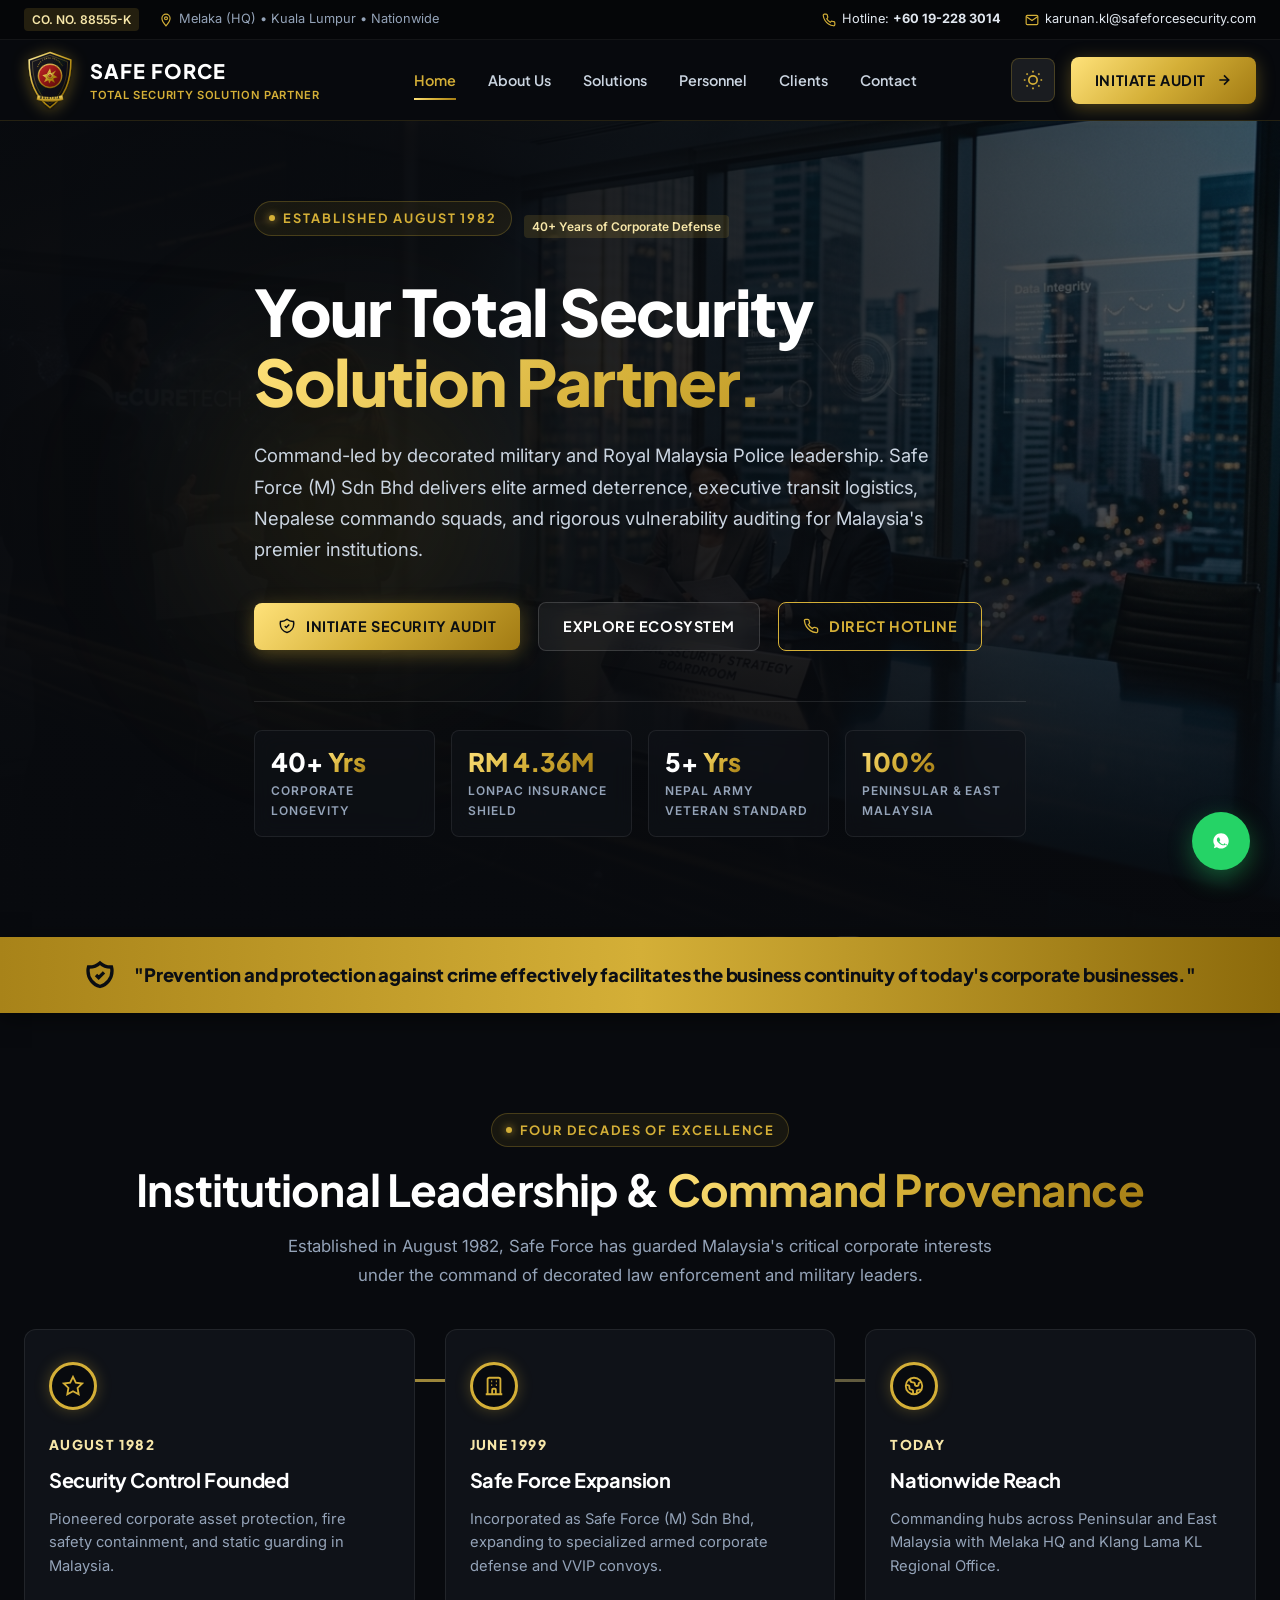
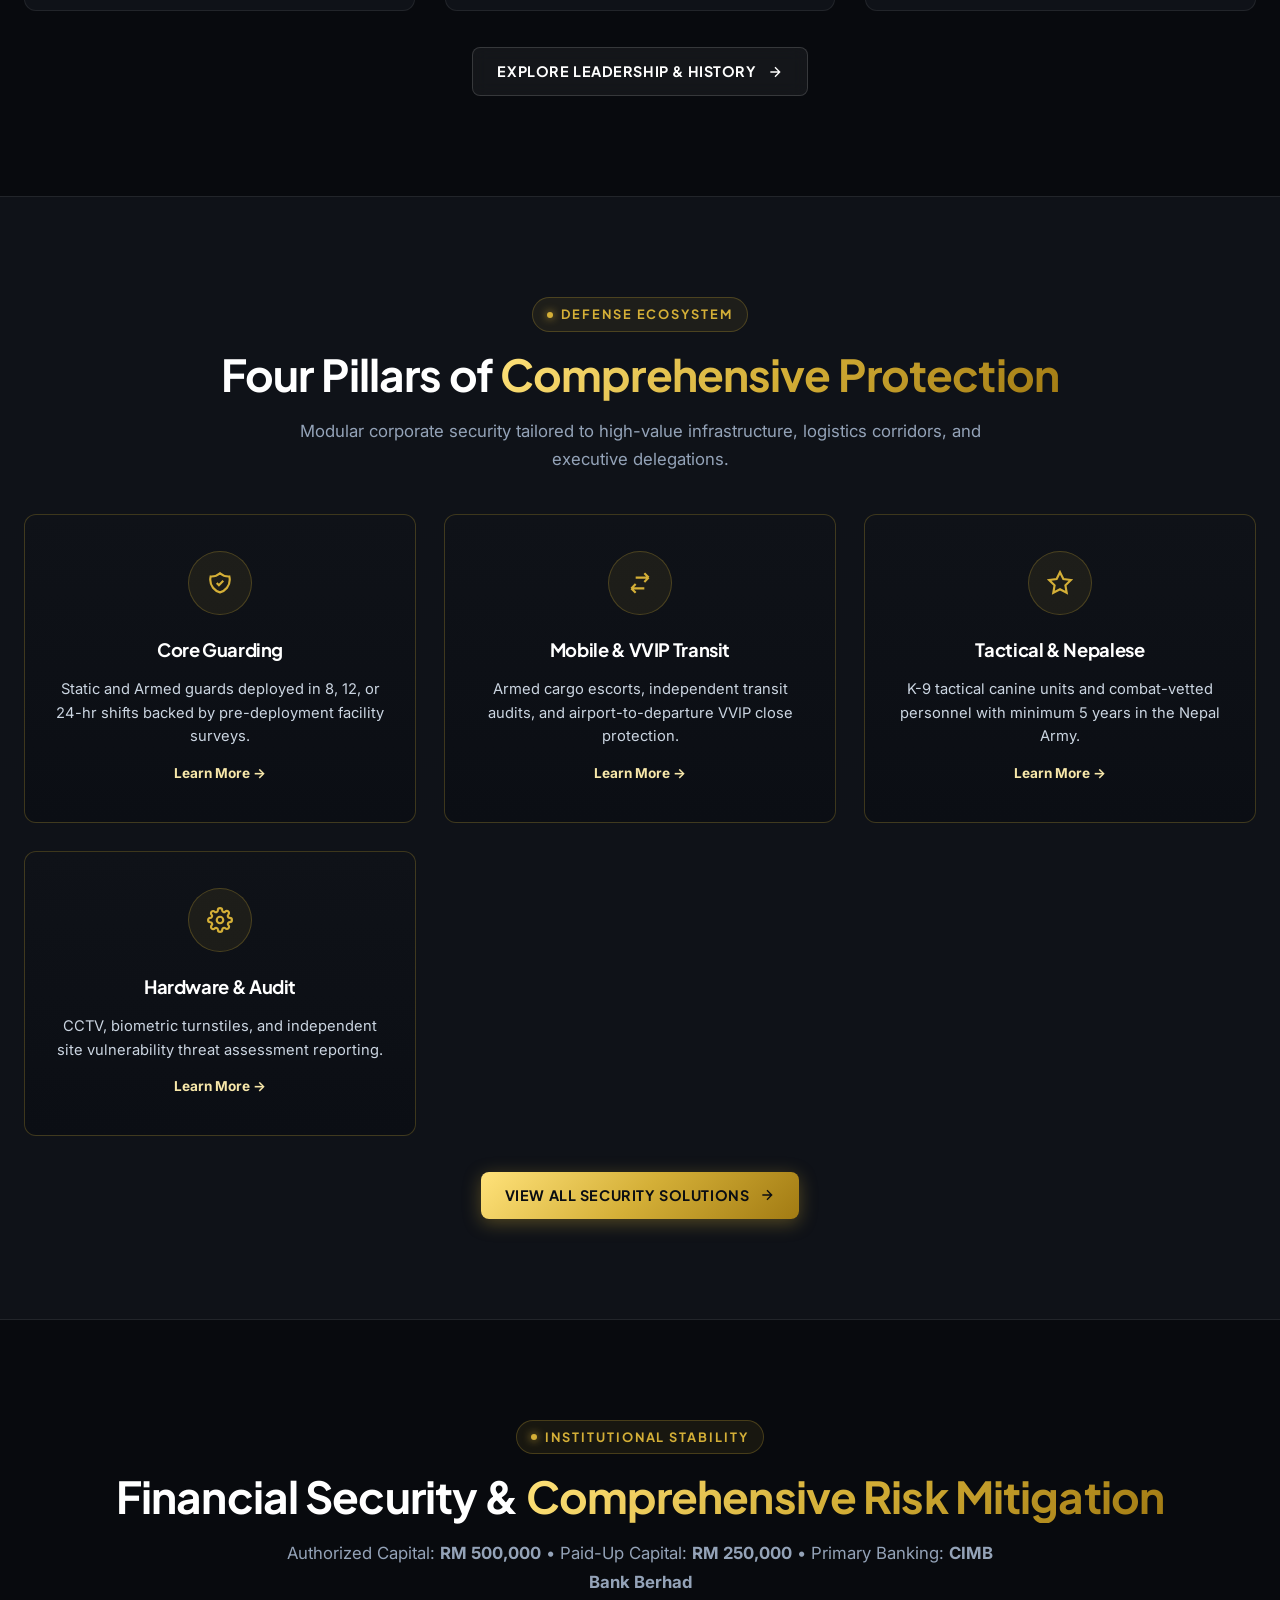
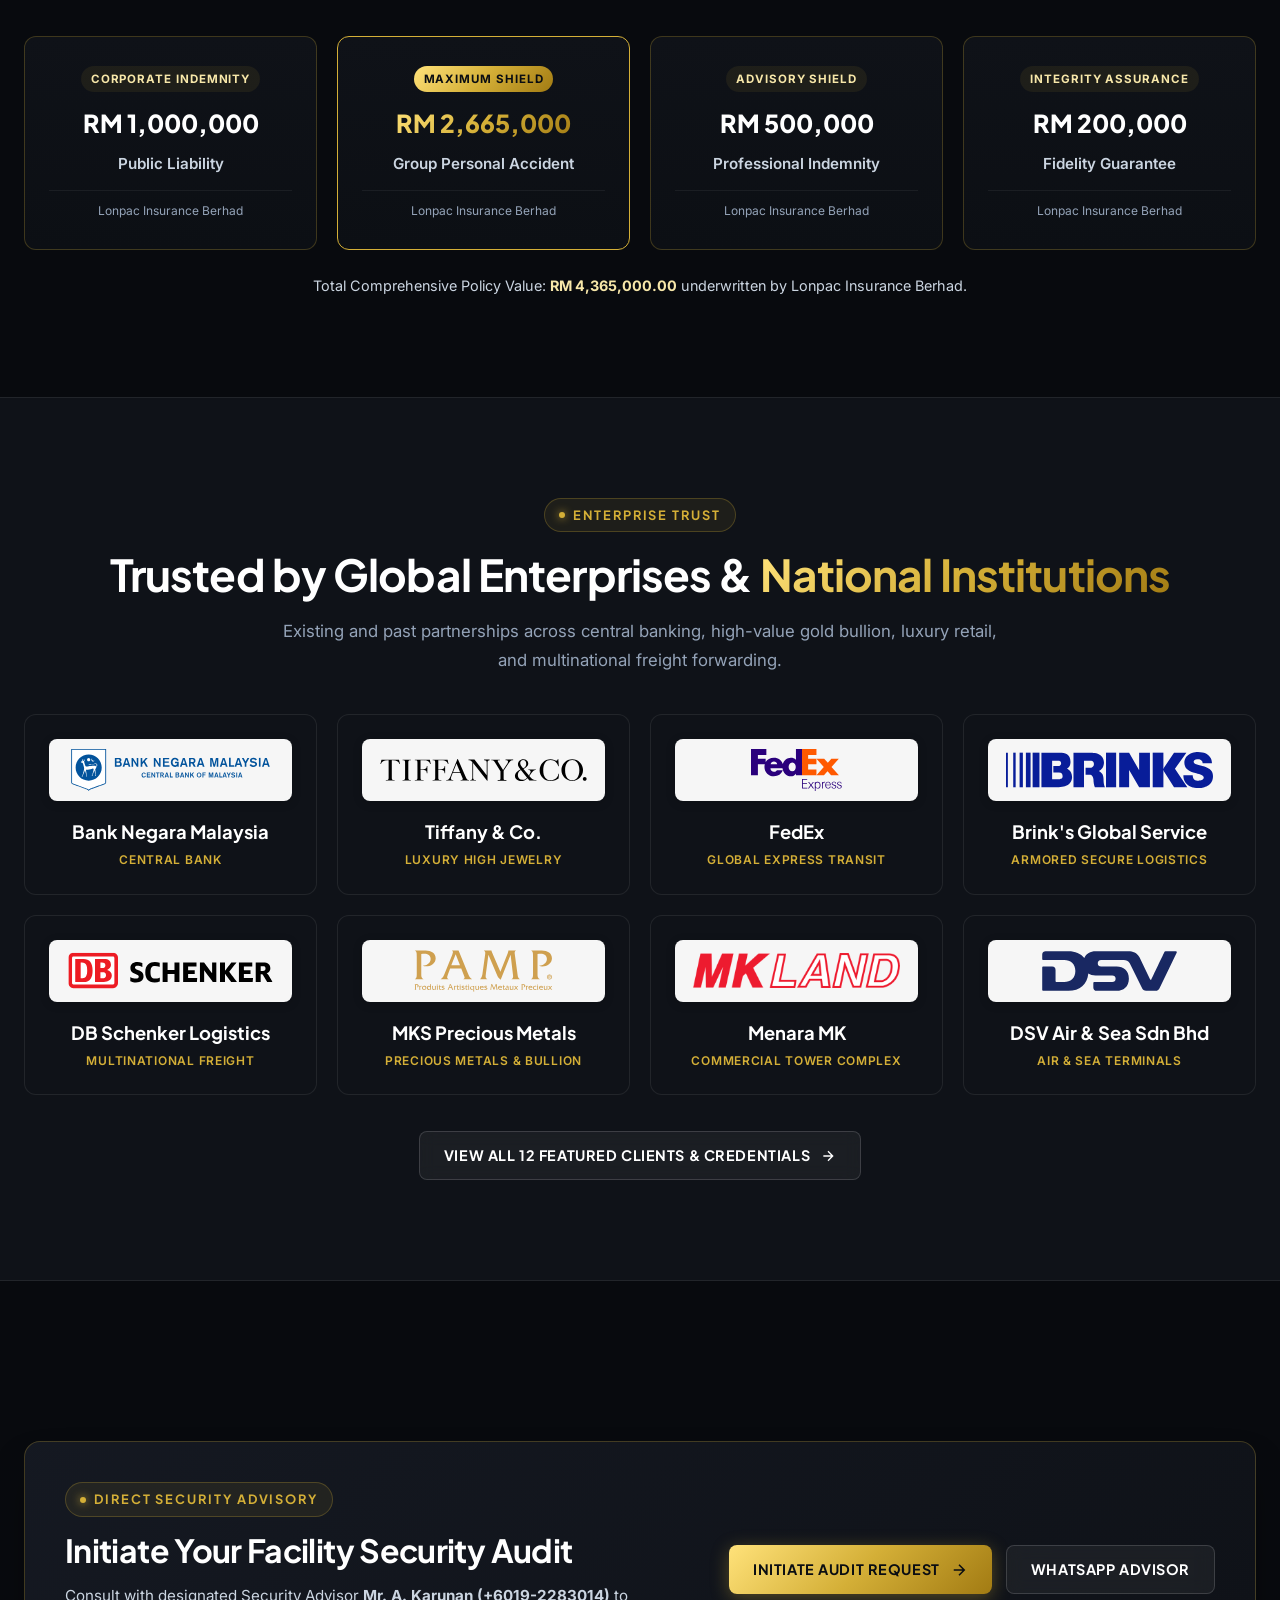
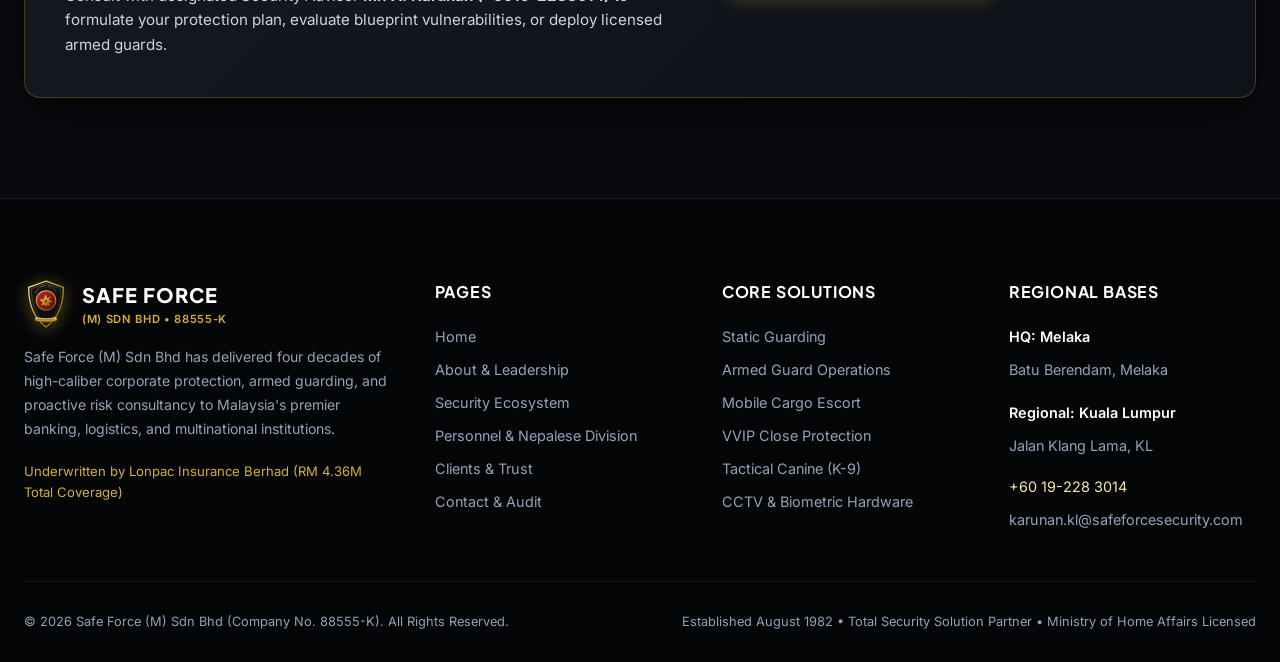
<file: index.html>
<!DOCTYPE html>
<html lang="en">
<head>
  <meta charset="UTF-8">
  <meta name="viewport" content="width=device-width, initial-scale=1.0">
  <title>Safe Force (M) Sdn Bhd | Your Total Security Solution Partner</title>
  <meta name="description" content="Safe Force (M) Sdn Bhd (88555-K) - Over four decades of elite corporate defense, armed guarding, VVIP transit protection, and proactive security audits across Malaysia.">
  <link rel="stylesheet" href="styles.css">
  <link rel="icon" type="image/svg+xml" href="assets/images/safeforce_logo.svg">
  <script>
    (function() {
      const theme = localStorage.getItem('safeforce-theme') || 'dark';
      document.documentElement.setAttribute('data-theme', theme);
    })();
  </script>
</head>
<body>

  <!-- Top Utility Bar -->
  <div class="top-bar">
    <div class="container top-bar-inner">
      <div class="top-bar-meta">
        <div class="top-bar-item">
          <span class="top-bar-badge">CO. NO. 88555-K</span>
        </div>
        <div class="top-bar-item">
          <svg width="14" height="14" fill="none" stroke="currentColor" stroke-width="2" viewBox="0 0 24 24"><path d="M12 2C8.13 2 5 5.13 5 9c0 5.25 7 13 7 13s7-7.75 7-13c0-3.87-3.13-7-7-7z"/><circle cx="12" cy="9" r="2.5"/></svg>
          <span>Melaka (HQ) &bull; Kuala Lumpur &bull; Nationwide</span>
        </div>
      </div>
      <div class="top-bar-contact">
        <div class="top-bar-item">
          <svg width="14" height="14" fill="none" stroke="currentColor" stroke-width="2" viewBox="0 0 24 24"><path d="M22 16.92v3a2 2 0 01-2.18 2 19.79 19.79 0 01-8.63-3.07 19.5 19.5 0 01-6-6 19.79 19.79 0 01-3.07-8.67A2 2 0 014.11 2h3a2 2 0 012 1.72 12.84 12.84 0 00.7 2.81 2 2 0 01-.45 2.11L8.09 9.91a16 16 0 006 6l1.27-1.27a2 2 0 012.11-.45 12.84 12.84 0 002.81.7A2 2 0 0122 16.92z"/></svg>
          <a href="tel:+60192283014">Hotline: <strong>+60 19-228 3014</strong></a>
        </div>
        <div class="top-bar-item">
          <svg width="14" height="14" fill="none" stroke="currentColor" stroke-width="2" viewBox="0 0 24 24"><path d="M4 4h16c1.1 0 2 .9 2 2v12c0 1.1-.9 2-2 2H4c-1.1 0-2-.9-2-2V6c0-1.1.9-2 2-2z"/><polyline points="22,6 12,13 2,6"/></svg>
          <a href="mailto:karunan.kl@safeforcesecurity.com">karunan.kl@safeforcesecurity.com</a>
        </div>
      </div>
    </div>
  </div>

  <!-- Primary Sticky Navigation Header -->
  <header class="main-header" id="navbar">
    <div class="container navbar">
      <a href="index.html" class="brand-logo" aria-label="Safe Force Homepage">
        <img src="assets/images/safeforce_logo.svg" alt="Safe Force Emblem" class="logo-shield">
        <div class="brand-text">
          <span class="brand-name">SAFE FORCE</span>
          <span class="brand-sub">TOTAL SECURITY SOLUTION PARTNER</span>
        </div>
      </a>

      <nav class="nav-menu" id="navMenu">
        <a href="index.html" class="nav-link active">Home</a>
        <a href="about.html" class="nav-link">About Us</a>
        <a href="services.html" class="nav-link">Solutions</a>
        <a href="personnel.html" class="nav-link">Personnel</a>
        <a href="clients.html" class="nav-link">Clients</a>
        <a href="contact.html" class="nav-link">Contact</a>
        <a href="contact.html" class="btn btn-primary mobile-menu-cta">Initiate Security Audit</a>
      </nav>

      <div class="nav-actions">
        <!-- Theme Toggle Button -->
        <button class="theme-toggle-btn" id="themeToggle" aria-label="Toggle light or dark theme" title="Toggle Light/Dark Theme">
          <svg class="sun-icon" width="20" height="20" fill="none" stroke="currentColor" stroke-width="2" viewBox="0 0 24 24">
            <circle cx="12" cy="12" r="5"/>
            <path d="M12 1v2M12 21v2M4.22 4.22l1.42 1.42M18.36 18.36l1.42 1.42M1 12h2M21 12h2M4.22 19.78l1.42-1.42M18.36 5.64l1.42-1.42"/>
          </svg>
          <svg class="moon-icon" width="20" height="20" fill="none" stroke="currentColor" stroke-width="2" viewBox="0 0 24 24">
            <path d="M21 12.79A9 9 0 1111.21 3 7 7 0 0021 12.79z"/>
          </svg>
        </button>

        <a href="contact.html" class="btn btn-primary">
          <span>Initiate Audit</span>
          <svg width="16" height="16" fill="none" stroke="currentColor" stroke-width="2.5" viewBox="0 0 24 24"><path d="M5 12h14M12 5l7 7-7 7"/></svg>
        </a>
        <button class="mobile-toggle" id="mobileToggle" aria-label="Toggle navigation menu">
          <svg width="24" height="24" fill="none" stroke="currentColor" stroke-width="2" viewBox="0 0 24 24"><path d="M4 6h16M4 12h16M4 18h16"/></svg>
        </button>
      </div>
    </div>
  </header>

  <!-- Hero Section (Slide 1 & Overview) -->
  <section class="hero-section" id="hero">
    <div class="hero-bg-overlay"></div>
    <div class="hero-glow"></div>
    
    <div class="container hero-content">
      <div class="hero-badge-wrap">
        <span class="section-tag">Established August 1982</span>
        <span class="top-bar-badge">40+ Years of Corporate Defense</span>
      </div>

      <h1 class="hero-title">
        Your Total Security <span class="gold-text">Solution Partner.</span>
      </h1>

      <p class="hero-description">
        Command-led by decorated military and Royal Malaysia Police leadership. Safe Force (M) Sdn Bhd delivers elite armed deterrence, executive transit logistics, Nepalese commando squads, and rigorous vulnerability auditing for Malaysia's premier institutions.
      </p>

      <div class="hero-cta-group">
        <a href="contact.html" class="btn btn-primary">
          <svg width="18" height="18" fill="none" stroke="currentColor" stroke-width="2" viewBox="0 0 24 24"><path d="M9 12l2 2 4-4m5.618-4.016A11.955 11.955 0 0112 2.944a11.955 11.955 0 01-8.618 3.04A12.02 12.02 0 003 9c0 5.591 3.824 10.29 9 11.622 5.176-1.332 9-6.03 9-11.622 0-1.042-.133-2.052-.382-3.016z"/></svg>
          <span>Initiate Security Audit</span>
        </a>
        <a href="services.html" class="btn btn-secondary">
          <span>Explore Ecosystem</span>
        </a>
        <a href="tel:+60192283014" class="btn btn-gold-outline">
          <svg width="16" height="16" fill="none" stroke="currentColor" stroke-width="2" viewBox="0 0 24 24"><path d="M22 16.92v3a2 2 0 01-2.18 2 19.79 19.79 0 01-8.63-3.07 19.5 19.5 0 01-6-6 19.79 19.79 0 01-3.07-8.67A2 2 0 014.11 2h3a2 2 0 012 1.72 12.84 12.84 0 00.7 2.81 2 2 0 01-.45 2.11L8.09 9.91a16 16 0 006 6l1.27-1.27a2 2 0 012.11-.45 12.84 12.84 0 002.81.7A2 2 0 0122 16.92z"/></svg>
          <span>Direct Hotline</span>
        </a>
      </div>

      <!-- Key Metrics -->
      <div class="hero-metrics-grid">
        <div class="metric-card">
          <div class="metric-number">40+ <span class="gold-text">Yrs</span></div>
          <div class="metric-label">Corporate Longevity</div>
        </div>
        <div class="metric-card">
          <div class="metric-number"><span class="gold-text">RM 4.36M</span></div>
          <div class="metric-label">Lonpac Insurance Shield</div>
        </div>
        <div class="metric-card">
          <div class="metric-number">5+ <span class="gold-text">Yrs</span></div>
          <div class="metric-label">Nepal Army Veteran Standard</div>
        </div>
        <div class="metric-card">
          <div class="metric-number"><span class="gold-text">100%</span></div>
          <div class="metric-label">Peninsular & East Malaysia</div>
        </div>
      </div>
    </div>
  </section>

  <!-- Mission Banner (Slide 4 Statement) -->
  <div class="mission-strip">
    <div class="container mission-strip-inner">
      <svg class="mission-strip-icon" fill="none" stroke="currentColor" stroke-width="2.5" viewBox="0 0 24 24">
        <path d="M9 12l2 2 4-4m5.618-4.016A11.955 11.955 0 0112 2.944a11.955 11.955 0 01-8.618 3.04A12.02 12.02 0 003 9c0 5.591 3.824 10.29 9 11.622 5.176-1.332 9-6.03 9-11.622 0-1.042-.133-2.052-.382-3.016z"/>
      </svg>
      <div class="mission-strip-text">
        "Prevention and protection against crime effectively facilitates the business continuity of today's corporate businesses."
      </div>
    </div>
  </div>

  <!-- Corporate Heritage & Leadership Overview (Slide 2 & 3 preview) -->
  <section class="section" id="overview">
    <div class="container">
      <div class="center-text">
        <span class="section-tag">Four Decades of Excellence</span>
        <h2 class="section-title">Institutional Leadership & <span class="gold-text">Command Provenance</span></h2>
        <p class="section-desc center-text">
          Established in August 1982, Safe Force has guarded Malaysia's critical corporate interests under the command of decorated law enforcement and military leaders.
        </p>
      </div>

      <div class="timeline-track" style="margin-top: 40px;">
        <div class="timeline-grid">
          <div class="timeline-node">
            <div class="node-pin">
              <svg width="22" height="22" fill="none" stroke="currentColor" stroke-width="2" viewBox="0 0 24 24"><path d="M12 2l3.09 6.26L22 9.27l-5 4.87 1.18 6.88L12 17.77l-6.18 3.25L7 14.14 2 9.27l6.91-1.01L12 2z"/></svg>
            </div>
            <div class="node-date">August 1982</div>
            <h3 class="node-title">Security Control Founded</h3>
            <p class="node-desc">Pioneered corporate asset protection, fire safety containment, and static guarding in Malaysia.</p>
          </div>

          <div class="timeline-node">
            <div class="node-pin">
              <svg width="22" height="22" fill="none" stroke="currentColor" stroke-width="2" viewBox="0 0 24 24"><path d="M19 21V5a2 2 0 00-2-2H7a2 2 0 00-2 2v16m14 0h2m-2 0h-5m-9 0H3m2 0h5M9 7h1m-1 4h1m4-4h1m-1 4h1m-5 10v-5a1 1 0 011-1h2a1 1 0 011 1v5m-4 0h4"/></svg>
            </div>
            <div class="node-date">June 1999</div>
            <h3 class="node-title">Safe Force Expansion</h3>
            <p class="node-desc">Incorporated as Safe Force (M) Sdn Bhd, expanding to specialized armed corporate defense and VVIP convoys.</p>
          </div>

          <div class="timeline-node">
            <div class="node-pin">
              <svg width="22" height="22" fill="none" stroke="currentColor" stroke-width="2" viewBox="0 0 24 24"><path d="M3.055 11H5a2 2 0 012 2v1a2 2 0 002 2 2 2 0 012 2v2.945M8 3.935V5.5A2.5 2.5 0 0010.5 8h.5a2 2 0 012 2 2 2 0 104 0 2 2 0 012-2h1.064M15 20.488V18a2 2 0 012-2h3.064M21 12a9 9 0 11-18 0 9 9 0 0118 0z"/></svg>
            </div>
            <div class="node-date">Today</div>
            <h3 class="node-title">Nationwide Reach</h3>
            <p class="node-desc">Commanding hubs across Peninsular and East Malaysia with Melaka HQ and Klang Lama KL Regional Office.</p>
          </div>
        </div>
      </div>

      <div style="text-align: center; margin-top: 36px;">
        <a href="about.html" class="btn btn-secondary">
          <span>Explore Leadership & History</span>
          <svg width="16" height="16" fill="none" stroke="currentColor" stroke-width="2" viewBox="0 0 24 24"><path d="M5 12h14M12 5l7 7-7 7"/></svg>
        </a>
      </div>
    </div>
  </section>

  <!-- Complete Ecosystem of Solutions (Slide 6, 7, 8, 9 preview) -->
  <section class="section section-alt" id="ecosystemPreview">
    <div class="container">
      <div class="center-text">
        <span class="section-tag">Defense Ecosystem</span>
        <h2 class="section-title">Four Pillars of <span class="gold-text">Comprehensive Protection</span></h2>
        <p class="section-desc center-text">
          Modular corporate security tailored to high-value infrastructure, logistics corridors, and executive delegations.
        </p>
      </div>

      <div class="doctrine-grid pillars-grid-4" style="margin-top: 40px;">
        <!-- Card 1 -->
        <div class="doctrine-card">
          <div class="doctrine-icon">
            <svg width="26" height="26" fill="none" stroke="currentColor" stroke-width="2" viewBox="0 0 24 24"><path d="M9 12l2 2 4-4m5.618-4.016A11.955 11.955 0 0112 2.944a11.955 11.955 0 01-8.618 3.04A12.02 12.02 0 003 9c0 5.591 3.824 10.29 9 11.622 5.176-1.332 9-6.03 9-11.622 0-1.042-.133-2.052-.382-3.016z"/></svg>
          </div>
          <h3 class="doctrine-title" style="font-size: 1.15rem;">Core Guarding</h3>
          <p class="doctrine-desc">Static and Armed guards deployed in 8, 12, or 24-hr shifts backed by pre-deployment facility surveys.</p>
          <a href="services.html#quad1" style="color: var(--gold-light); font-size: 0.85rem; font-weight: 700; margin-top: 14px; display: inline-block;">Learn More &rarr;</a>
        </div>

        <!-- Card 2 -->
        <div class="doctrine-card">
          <div class="doctrine-icon">
            <svg width="26" height="26" fill="none" stroke="currentColor" stroke-width="2" viewBox="0 0 24 24"><path d="M8 7h12m0 0l-4-4m4 4l-4 4m0 6H4m0 0l4 4m-4-4l4-4"/></svg>
          </div>
          <h3 class="doctrine-title" style="font-size: 1.15rem;">Mobile & VVIP Transit</h3>
          <p class="doctrine-desc">Armed cargo escorts, independent transit audits, and airport-to-departure VVIP close protection.</p>
          <a href="services.html#quad2" style="color: var(--gold-light); font-size: 0.85rem; font-weight: 700; margin-top: 14px; display: inline-block;">Learn More &rarr;</a>
        </div>

        <!-- Card 3 -->
        <div class="doctrine-card">
          <div class="doctrine-icon">
            <svg width="26" height="26" fill="none" stroke="currentColor" stroke-width="2" viewBox="0 0 24 24"><polygon points="12 2 15.09 8.26 22 9.27 17 14.14 18.18 21.02 12 17.77 5.82 21.02 7 14.14 2 9.27 8.91 8.26 12 2"/></svg>
          </div>
          <h3 class="doctrine-title" style="font-size: 1.15rem;">Tactical & Nepalese</h3>
          <p class="doctrine-desc">K-9 tactical canine units and combat-vetted personnel with minimum 5 years in the Nepal Army.</p>
          <a href="services.html#quad3" style="color: var(--gold-light); font-size: 0.85rem; font-weight: 700; margin-top: 14px; display: inline-block;">Learn More &rarr;</a>
        </div>

        <!-- Card 4 -->
        <div class="doctrine-card">
          <div class="doctrine-icon">
            <svg width="26" height="26" fill="none" stroke="currentColor" stroke-width="2" viewBox="0 0 24 24"><circle cx="12" cy="12" r="3"/><path d="M19.4 15a1.65 1.65 0 00.33 1.82l.06.06a2 2 0 010 2.83 2 2 0 01-2.83 0l-.06-.06a1.65 1.65 0 00-1.82-.33 1.65 1.65 0 00-1 1.51V21a2 2 0 01-2 2 2 2 0 01-2-2v-.09A1.65 1.65 0 009 19.4a1.65 1.65 0 00-1.82.33l-.06.06a2 2 0 01-2.83 0 2 2 0 010-2.83l.06-.06a1.65 1.65 0 00.33-1.82 1.65 1.65 0 00-1.51-1H3a2 2 0 01-2-2 2 2 0 012-2h.09A1.65 1.65 0 004.6 9a1.65 1.65 0 00-.33-1.82l-.06-.06a2 2 0 010-2.83 2 2 0 012.83 0l.06.06a1.65 1.65 0 001.82.33H9a1.65 1.65 0 001-1.51V3a2 2 0 012-2 2 2 0 012 2v.09a1.65 1.65 0 001 1.51 1.65 1.65 0 001.82-.33l.06-.06a2 2 0 012.83 0 2 2 0 010 2.83l-.06.06a1.65 1.65 0 00-.33 1.82V9a1.65 1.65 0 001.51 1H21a2 2 0 012 2 2 2 0 01-2 2h-.09a1.65 1.65 0 00-1.51 1z"/></svg>
          </div>
          <h3 class="doctrine-title" style="font-size: 1.15rem;">Hardware & Audit</h3>
          <p class="doctrine-desc">CCTV, biometric turnstiles, and independent site vulnerability threat assessment reporting.</p>
          <a href="services.html#quad4" style="color: var(--gold-light); font-size: 0.85rem; font-weight: 700; margin-top: 14px; display: inline-block;">Learn More &rarr;</a>
        </div>
      </div>

      <div style="text-align: center; margin-top: 36px;">
        <a href="services.html" class="btn btn-primary">
          <span>View All Security Solutions</span>
          <svg width="16" height="16" fill="none" stroke="currentColor" stroke-width="2" viewBox="0 0 24 24"><path d="M5 12h14M12 5l7 7-7 7"/></svg>
        </a>
      </div>
    </div>
  </section>

  <!-- Financial Security & Insurance Portfolio (Slide 13) -->
  <section class="section" id="financialPreview">
    <div class="container">
      <div class="center-text">
        <span class="section-tag">Institutional Stability</span>
        <h2 class="section-title">Financial Security & <span class="gold-text">Comprehensive Risk Mitigation</span></h2>
        <p class="section-desc center-text">
          Authorized Capital: <strong>RM 500,000</strong> &bull; Paid-Up Capital: <strong>RM 250,000</strong> &bull; Primary Banking: <strong>CIMB Bank Berhad</strong>
        </p>
      </div>

      <div class="insurance-grid" style="margin-top: 40px;">
        <div class="insurance-card">
          <span class="insurance-badge">Corporate Indemnity</span>
          <div class="insurance-amount">RM 1,000,000</div>
          <div class="insurance-title">Public Liability</div>
          <div class="underwriter-tag">Lonpac Insurance Berhad</div>
        </div>

        <div class="insurance-card" style="border-color: var(--gold-primary);">
          <span class="insurance-badge" style="background: var(--gold-gradient); color: #0A0D12;">Maximum Shield</span>
          <div class="insurance-amount gold-text">RM 2,665,000</div>
          <div class="insurance-title">Group Personal Accident</div>
          <div class="underwriter-tag">Lonpac Insurance Berhad</div>
        </div>

        <div class="insurance-card">
          <span class="insurance-badge">Advisory Shield</span>
          <div class="insurance-amount">RM 500,000</div>
          <div class="insurance-title">Professional Indemnity</div>
          <div class="underwriter-tag">Lonpac Insurance Berhad</div>
        </div>

        <div class="insurance-card">
          <span class="insurance-badge">Integrity Assurance</span>
          <div class="insurance-amount">RM 200,000</div>
          <div class="insurance-title">Fidelity Guarantee</div>
          <div class="underwriter-tag">Lonpac Insurance Berhad</div>
        </div>
      </div>

      <div style="text-align: center; margin-top: 24px; font-size: 0.9rem; color: var(--slate-300);">
        Total Comprehensive Policy Value: <strong style="color: var(--gold-light);">RM 4,365,000.00</strong> underwritten by Lonpac Insurance Berhad.
      </div>
    </div>
  </section>

  <!-- Client Validation Spotlight (Slide 14 preview) -->
  <section class="section section-alt" id="clientsPreview">
    <div class="container">
      <div class="center-text">
        <span class="section-tag">Enterprise Trust</span>
        <h2 class="section-title">Trusted by Global Enterprises & <span class="gold-text">National Institutions</span></h2>
        <p class="section-desc center-text">
          Existing and past partnerships across central banking, high-value gold bullion, luxury retail, and multinational freight forwarding.
        </p>
      </div>

      <div class="client-grid" style="margin-top: 40px;">
        <div class="client-card">
          <div class="client-logo-box">
            <img src="assets/images/logos/bnm.svg" alt="Bank Negara Malaysia Logo" class="client-logo">
          </div>
          <div class="client-brand-name">Bank Negara Malaysia</div>
          <div class="client-category">Central Bank</div>
        </div>
        <div class="client-card">
          <div class="client-logo-box">
            <img src="assets/images/logos/tiffany.svg" alt="Tiffany & Co. Logo" class="client-logo">
          </div>
          <div class="client-brand-name">Tiffany & Co.</div>
          <div class="client-category">Luxury High Jewelry</div>
        </div>
        <div class="client-card">
          <div class="client-logo-box">
            <img src="assets/images/logos/fedex.svg" alt="FedEx Logo" class="client-logo">
          </div>
          <div class="client-brand-name">FedEx</div>
          <div class="client-category">Global Express Transit</div>
        </div>
        <div class="client-card">
          <div class="client-logo-box">
            <img src="assets/images/logos/brinks.svg" alt="Brink's Global Service Logo" class="client-logo">
          </div>
          <div class="client-brand-name">Brink's Global Service</div>
          <div class="client-category">Armored Secure Logistics</div>
        </div>
        <div class="client-card">
          <div class="client-logo-box">
            <img src="assets/images/logos/dbschenker.svg" alt="DB Schenker Logistics Logo" class="client-logo">
          </div>
          <div class="client-brand-name">DB Schenker Logistics</div>
          <div class="client-category">Multinational Freight</div>
        </div>
        <div class="client-card">
          <div class="client-logo-box">
            <img src="assets/images/logos/mks_pamp.svg" alt="MKS Precious Metals Logo" class="client-logo">
          </div>
          <div class="client-brand-name">MKS Precious Metals</div>
          <div class="client-category">Precious Metals & Bullion</div>
        </div>
        <div class="client-card">
          <div class="client-logo-box">
            <img src="assets/images/logos/menara_mk.png" alt="Menara MK Logo" class="client-logo">
          </div>
          <div class="client-brand-name">Menara MK</div>
          <div class="client-category">Commercial Tower Complex</div>
        </div>
        <div class="client-card">
          <div class="client-logo-box">
            <img src="assets/images/logos/dsv.svg" alt="DSV Air & Sea Logo" class="client-logo">
          </div>
          <div class="client-brand-name">DSV Air & Sea Sdn Bhd</div>
          <div class="client-category">Air & Sea Terminals</div>
        </div>
      </div>

      <div style="text-align: center; margin-top: 36px;">
        <a href="clients.html" class="btn btn-secondary">
          <span>View All 12 Featured Clients & Credentials</span>
          <svg width="16" height="16" fill="none" stroke="currentColor" stroke-width="2" viewBox="0 0 24 24"><path d="M5 12h14M12 5l7 7-7 7"/></svg>
        </a>
      </div>
    </div>
  </section>

  <!-- CTA Strip to Initiate Audit (Slide 15) -->
  <section class="section" id="callToAction">
    <div class="container">
      <div class="cta-banner-strip">
        <div>
          <span class="section-tag" style="margin-bottom: 8px;">Direct Security Advisory</span>
          <h2 style="font-size: 2rem; color: #FFFFFF; margin-bottom: 8px;">Initiate Your Facility Security Audit</h2>
          <p style="color: var(--slate-300); max-width: 600px; font-size: 0.95rem;">
            Consult with designated Security Advisor <strong>Mr. A. Karunan (+6019-2283014)</strong> to formulate your protection plan, evaluate blueprint vulnerabilities, or deploy licensed armed guards.
          </p>
        </div>
        <div style="display: flex; gap: 14px; flex-wrap: wrap;">
          <a href="contact.html" class="btn btn-primary">
            <span>Initiate Audit Request</span>
            <svg width="18" height="18" fill="none" stroke="currentColor" stroke-width="2" viewBox="0 0 24 24"><path d="M5 12h14M12 5l7 7-7 7"/></svg>
          </a>
          <a href="https://wa.me/60192283014?text=Hello%20Mr%20Karunan,%20I%20would%20like%20to%20inquire%20about%20Safe%20Force%20security%20solutions." target="_blank" class="btn btn-secondary">
            <span>WhatsApp Advisor</span>
          </a>
        </div>
      </div>
    </div>
  </section>

  <!-- Footer -->
  <footer class="main-footer">
    <div class="container">
      <div class="footer-top">
        <div>
          <div class="brand-logo" style="margin-bottom: 12px;">
            <img src="assets/images/safeforce_logo.svg" alt="Safe Force Emblem" class="logo-shield" style="width: 44px; height: 50px;">
            <div class="brand-text">
              <span class="brand-name">SAFE FORCE</span>
              <span class="brand-sub">(M) SDN BHD &bull; 88555-K</span>
            </div>
          </div>
          <p class="footer-brand-desc">
            Safe Force (M) Sdn Bhd has delivered four decades of high-caliber corporate protection, armed guarding, and proactive risk consultancy to Malaysia's premier banking, logistics, and multinational institutions.
          </p>
          <div style="font-size: 0.82rem; color: var(--gold-primary);">
            Underwritten by Lonpac Insurance Berhad (RM 4.36M Total Coverage)
          </div>
        </div>

        <div class="footer-col">
          <h4>Pages</h4>
          <div class="footer-links">
            <a href="index.html">Home</a>
            <a href="about.html">About & Leadership</a>
            <a href="services.html">Security Ecosystem</a>
            <a href="personnel.html">Personnel & Nepalese Division</a>
            <a href="clients.html">Clients & Trust</a>
            <a href="contact.html">Contact & Audit</a>
          </div>
        </div>

        <div class="footer-col">
          <h4>Core Solutions</h4>
          <div class="footer-links">
            <a href="services.html#quad1">Static Guarding</a>
            <a href="services.html#quad1">Armed Guard Operations</a>
            <a href="services.html#quad2">Mobile Cargo Escort</a>
            <a href="services.html#quad2">VVIP Close Protection</a>
            <a href="services.html#quad3">Tactical Canine (K-9)</a>
            <a href="services.html#quad4">CCTV & Biometric Hardware</a>
          </div>
        </div>

        <div class="footer-col">
          <h4>Regional Bases</h4>
          <div class="footer-links">
            <span style="color: #FFFFFF; font-weight: 600;">HQ: Melaka</span>
            <span>Batu Berendam, Melaka</span>
            <span style="color: #FFFFFF; font-weight: 600; margin-top: 10px;">Regional: Kuala Lumpur</span>
            <span>Jalan Klang Lama, KL</span>
            <a href="tel:+60192283014" style="color: var(--gold-light); margin-top: 8px;">+60 19-228 3014</a>
            <a href="mailto:karunan.kl@safeforcesecurity.com">karunan.kl@safeforcesecurity.com</a>
          </div>
        </div>
      </div>

      <div class="footer-bottom">
        <div>
          &copy; <span class="currentYear">2026</span> Safe Force (M) Sdn Bhd (Company No. 88555-K). All Rights Reserved.
        </div>
        <div>
          Established August 1982 &bull; Total Security Solution Partner &bull; Ministry of Home Affairs Licensed
        </div>
      </div>
    </div>
  </footer>

  <!-- WhatsApp Floating Action -->
  <a href="https://wa.me/60192283014?text=Hello%20Mr%20Karunan,%20I%20would%20like%20to%20inquire%20about%20Safe%20Force%20security%20solutions." target="_blank" class="floating-whatsapp" aria-label="WhatsApp Safe Force">
    <svg width="32" height="32" fill="currentColor" viewBox="0 0 24 24"><path d="M12.031 6.172c-3.181 0-5.767 2.586-5.768 5.766-.001 1.298.38 2.27 1.019 3.287l-.582 2.128 2.182-.573c.978.58 1.911.928 3.145.929 3.178 0 5.767-2.587 5.768-5.766.001-3.187-2.575-5.77-5.764-5.771zm3.392 8.244c-.144.405-.837.774-1.17.824-.312.045-.694.062-1.12-.075-.27-.087-.624-.22-1.077-.42-.907-.4-1.782-1.118-2.45-1.954-.42-.525-.718-1.11-.718-1.748 0-.85.452-1.28.618-1.455.166-.176.368-.22.493-.22.124 0 .25.002.359.007.115.006.269-.043.42.321.157.377.534 1.303.58 1.398.047.095.078.207.016.33-.063.125-.094.202-.188.312-.094.11-.197.246-.282.33-.094.094-.193.197-.083.385.11.189.489.807 1.05 1.306.721.642 1.328.841 1.517.935.188.094.298.079.407-.047.11-.125.47-.547.595-.735.125-.188.25-.157.422-.094.172.062 1.096.516 1.284.61.188.094.313.141.359.22.047.078.047.452-.097.857z"/></svg>
  </a>

  <script src="app.js"></script>
</body>
</html>
</file>
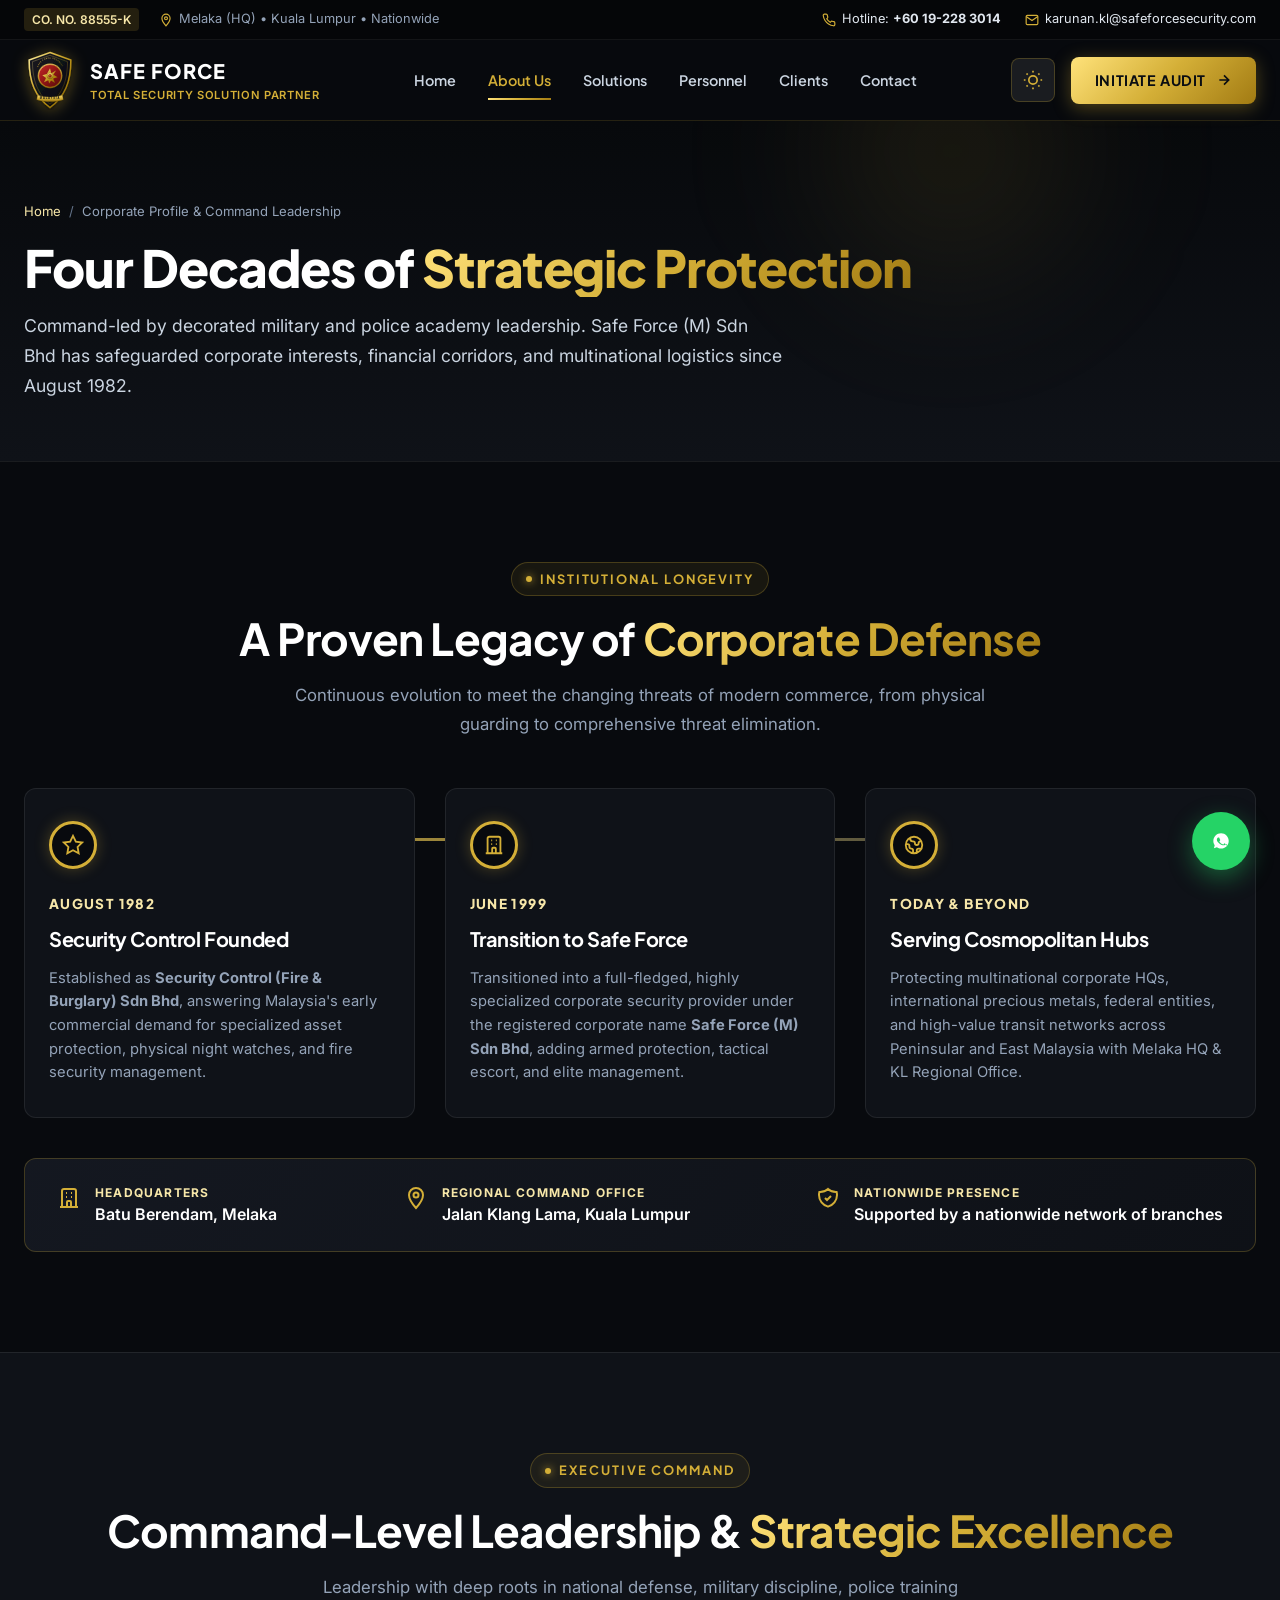
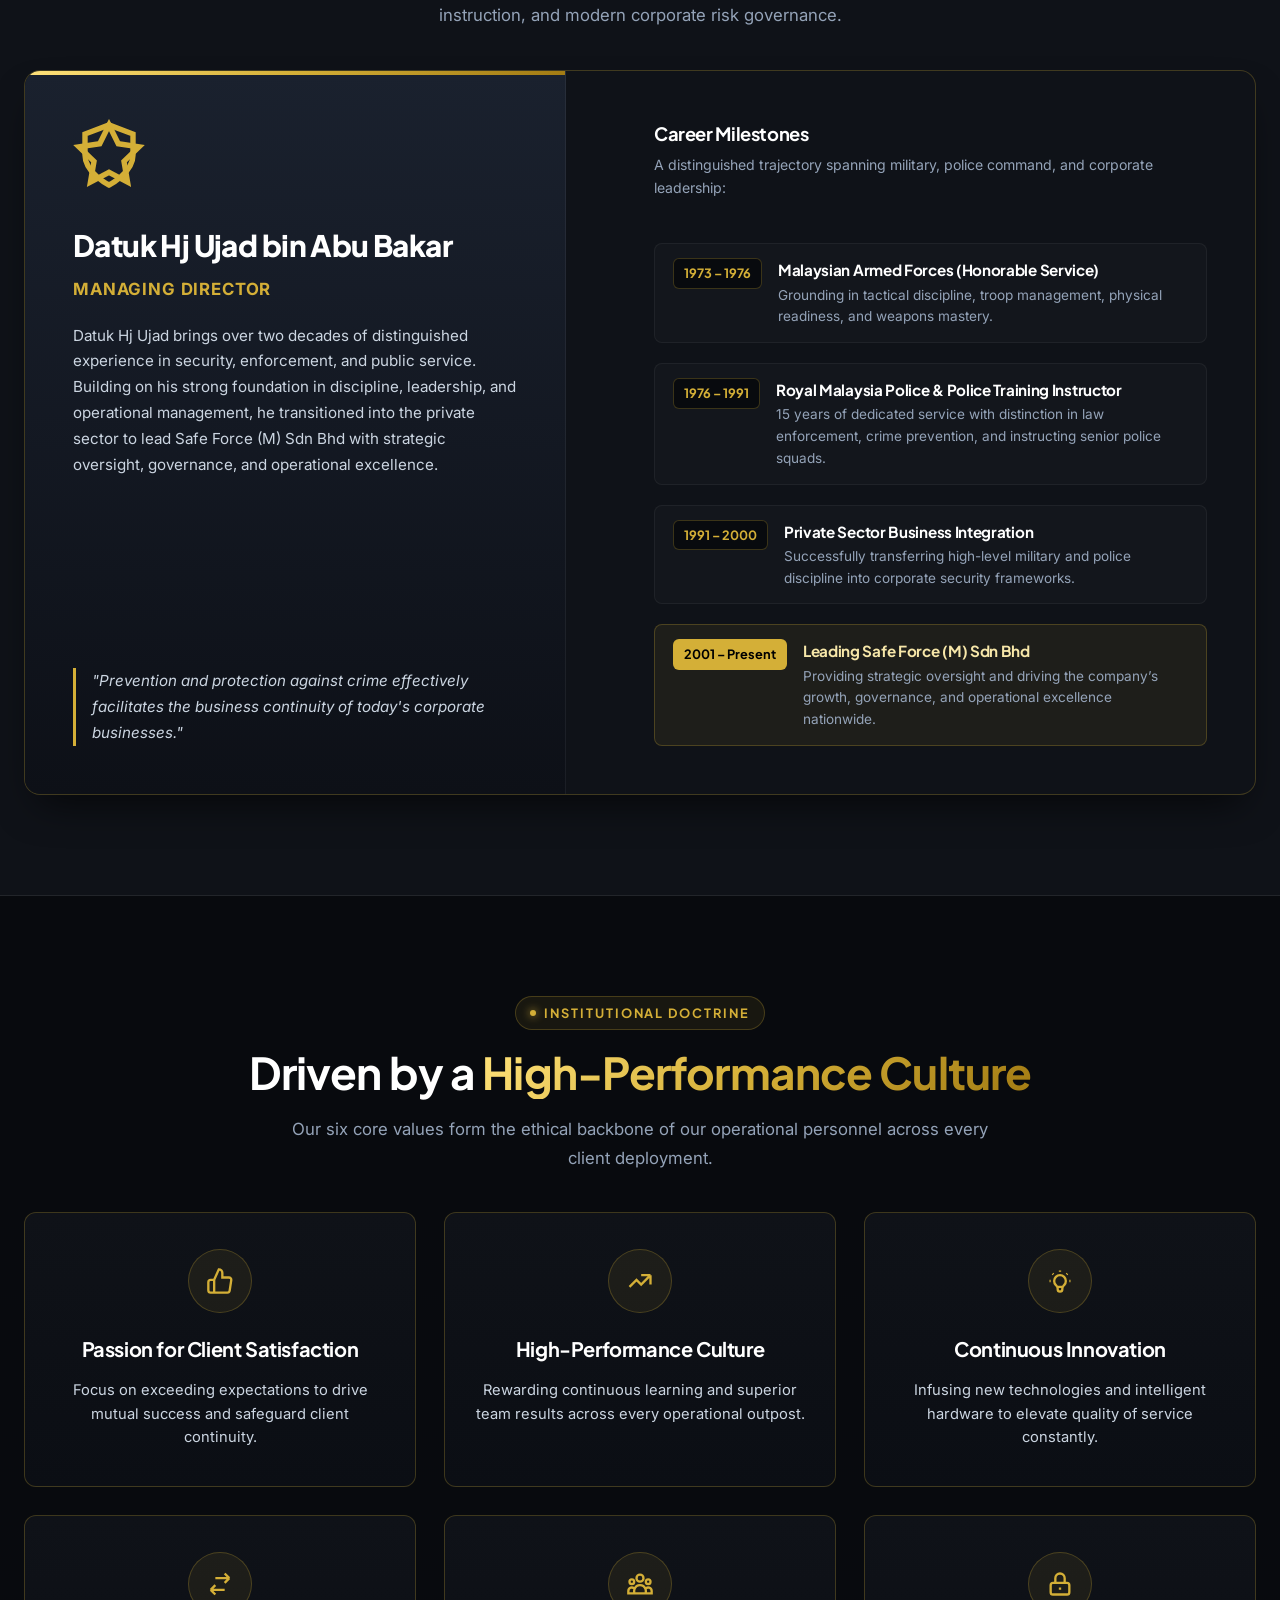
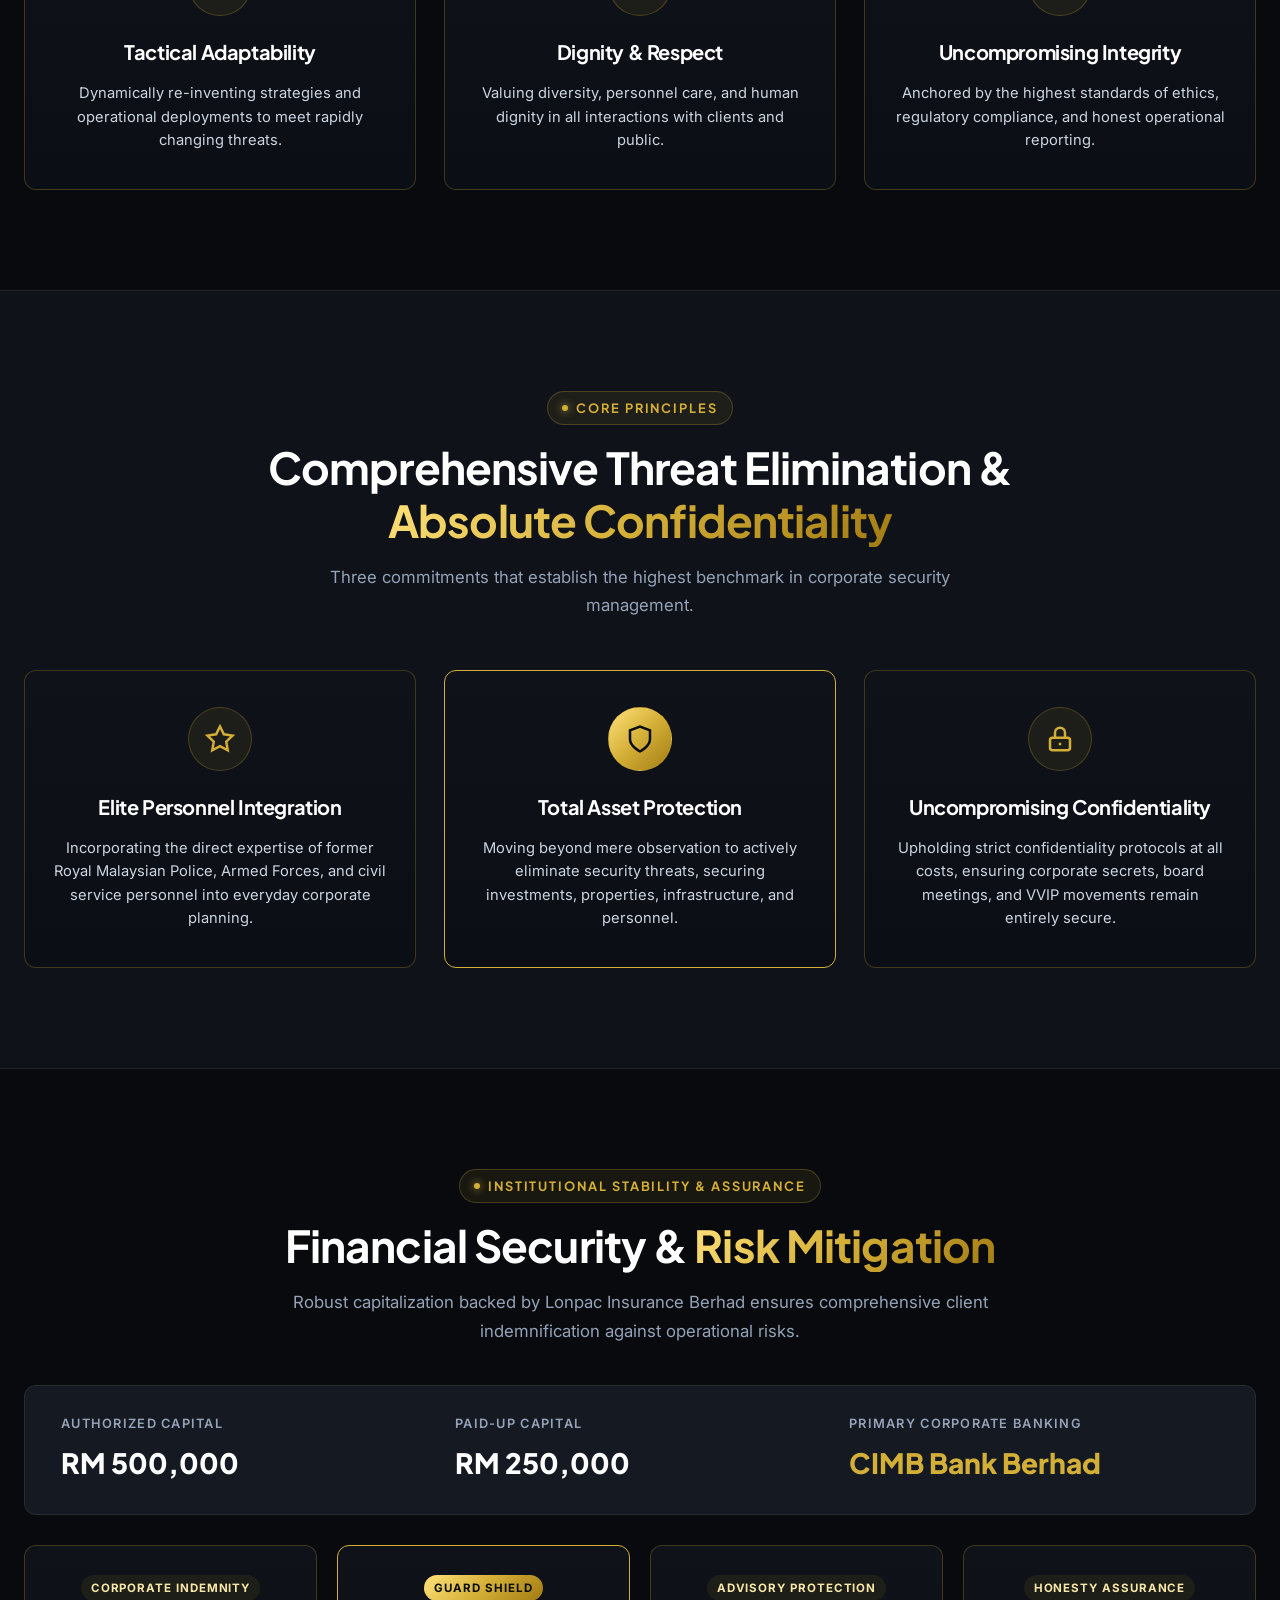
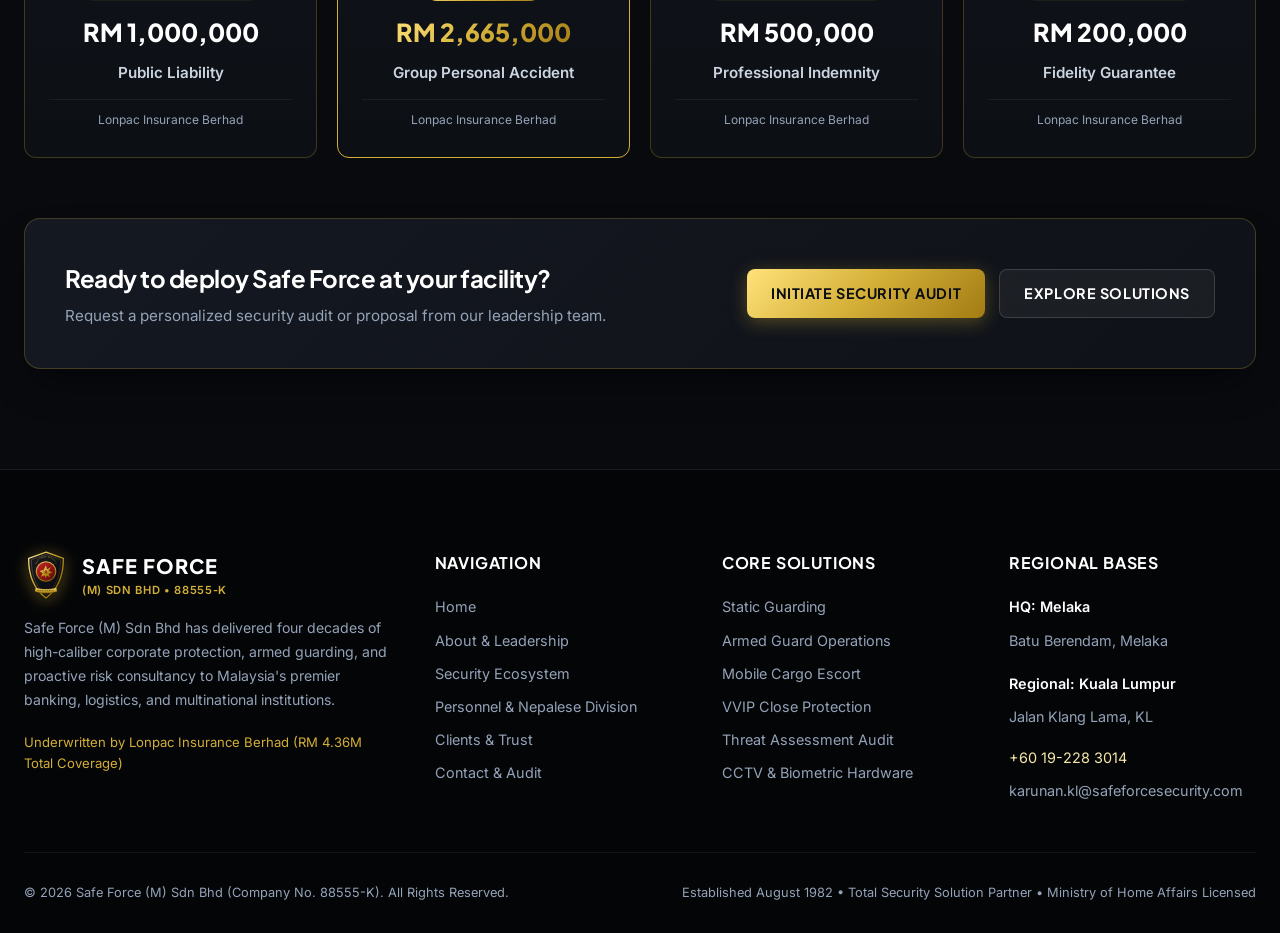
<file: about.html>
<!DOCTYPE html>
<html lang="en">
<head>
  <meta charset="UTF-8">
  <meta name="viewport" content="width=device-width, initial-scale=1.0">
  <title>About Us & Leadership | Safe Force (M) Sdn Bhd</title>
  <meta name="description" content="Four decades of protecting corporate interests across Malaysia. Led by Datuk Hj Ujad bin Abu Bakar with military and Royal Malaysia Police command background.">
  <link rel="stylesheet" href="styles.css">
  <link rel="icon" type="image/svg+xml" href="assets/images/safeforce_logo.svg">
  <script>
    (function() {
      const theme = localStorage.getItem('safeforce-theme') || 'dark';
      document.documentElement.setAttribute('data-theme', theme);
    })();
  </script>
</head>
<body>

  <!-- Top Utility Bar -->
  <div class="top-bar">
    <div class="container top-bar-inner">
      <div class="top-bar-meta">
        <div class="top-bar-item">
          <span class="top-bar-badge">CO. NO. 88555-K</span>
        </div>
        <div class="top-bar-item">
          <svg width="14" height="14" fill="none" stroke="currentColor" stroke-width="2" viewBox="0 0 24 24"><path d="M12 2C8.13 2 5 5.13 5 9c0 5.25 7 13 7 13s7-7.75 7-13c0-3.87-3.13-7-7-7z"/><circle cx="12" cy="9" r="2.5"/></svg>
          <span>Melaka (HQ) &bull; Kuala Lumpur &bull; Nationwide</span>
        </div>
      </div>
      <div class="top-bar-contact">
        <div class="top-bar-item">
          <svg width="14" height="14" fill="none" stroke="currentColor" stroke-width="2" viewBox="0 0 24 24"><path d="M22 16.92v3a2 2 0 01-2.18 2 19.79 19.79 0 01-8.63-3.07 19.5 19.5 0 01-6-6 19.79 19.79 0 01-3.07-8.67A2 2 0 014.11 2h3a2 2 0 012 1.72 12.84 12.84 0 00.7 2.81 2 2 0 01-.45 2.11L8.09 9.91a16 16 0 006 6l1.27-1.27a2 2 0 012.11-.45 12.84 12.84 0 002.81.7A2 2 0 0122 16.92z"/></svg>
          <a href="tel:+60192283014">Hotline: <strong>+60 19-228 3014</strong></a>
        </div>
        <div class="top-bar-item">
          <svg width="14" height="14" fill="none" stroke="currentColor" stroke-width="2" viewBox="0 0 24 24"><path d="M4 4h16c1.1 0 2 .9 2 2v12c0 1.1-.9 2-2 2H4c-1.1 0-2-.9-2-2V6c0-1.1.9-2 2-2z"/><polyline points="22,6 12,13 2,6"/></svg>
          <a href="mailto:karunan.kl@safeforcesecurity.com">karunan.kl@safeforcesecurity.com</a>
        </div>
      </div>
    </div>
  </div>

  <!-- Primary Header -->
  <header class="main-header" id="navbar">
    <div class="container navbar">
      <a href="index.html" class="brand-logo" aria-label="Safe Force Homepage">
        <img src="assets/images/safeforce_logo.svg" alt="Safe Force Emblem" class="logo-shield">
        <div class="brand-text">
          <span class="brand-name">SAFE FORCE</span>
          <span class="brand-sub">TOTAL SECURITY SOLUTION PARTNER</span>
        </div>
      </a>

      <nav class="nav-menu" id="navMenu">
        <a href="index.html" class="nav-link">Home</a>
        <a href="about.html" class="nav-link active">About Us</a>
        <a href="services.html" class="nav-link">Solutions</a>
        <a href="personnel.html" class="nav-link">Personnel</a>
        <a href="clients.html" class="nav-link">Clients</a>
        <a href="contact.html" class="nav-link">Contact</a>
        <a href="contact.html" class="btn btn-primary mobile-menu-cta">Initiate Security Audit</a>
      </nav>

      <div class="nav-actions">
        <!-- Theme Toggle Button -->
        <button class="theme-toggle-btn" id="themeToggle" aria-label="Toggle light or dark theme" title="Toggle Light/Dark Theme">
          <svg class="sun-icon" width="20" height="20" fill="none" stroke="currentColor" stroke-width="2" viewBox="0 0 24 24">
            <circle cx="12" cy="12" r="5"/>
            <path d="M12 1v2M12 21v2M4.22 4.22l1.42 1.42M18.36 18.36l1.42 1.42M1 12h2M21 12h2M4.22 19.78l1.42-1.42M18.36 5.64l1.42-1.42"/>
          </svg>
          <svg class="moon-icon" width="20" height="20" fill="none" stroke="currentColor" stroke-width="2" viewBox="0 0 24 24">
            <path d="M21 12.79A9 9 0 1111.21 3 7 7 0 0021 12.79z"/>
          </svg>
        </button>

        <a href="contact.html" class="btn btn-primary">
          <span>Initiate Audit</span>
          <svg width="16" height="16" fill="none" stroke="currentColor" stroke-width="2.5" viewBox="0 0 24 24"><path d="M5 12h14M12 5l7 7-7 7"/></svg>
        </a>
        <button class="mobile-toggle" id="mobileToggle" aria-label="Toggle navigation menu">
          <svg width="24" height="24" fill="none" stroke="currentColor" stroke-width="2" viewBox="0 0 24 24"><path d="M4 6h16M4 12h16M4 18h16"/></svg>
        </button>
      </div>
    </div>
  </header>

  <!-- Page Banner -->
  <div class="page-header">
    <div class="container">
      <div class="breadcrumbs">
        <a href="index.html">Home</a>
        <span class="separator">/</span>
        <span>Corporate Profile & Command Leadership</span>
      </div>
      <h1 class="page-header-title">Four Decades of <span class="gold-text">Strategic Protection</span></h1>
      <p class="page-header-desc">
        Command-led by decorated military and police academy leadership. Safe Force (M) Sdn Bhd has safeguarded corporate interests, financial corridors, and multinational logistics since August 1982.
      </p>
    </div>
  </div>

  <!-- Section: Four Decades Timeline (Slide 2) -->
  <section class="section" id="heritage">
    <div class="container">
      <div class="center-text">
        <span class="section-tag">Institutional Longevity</span>
        <h2 class="section-title">A Proven Legacy of <span class="gold-text">Corporate Defense</span></h2>
        <p class="section-desc center-text">
          Continuous evolution to meet the changing threats of modern commerce, from physical guarding to comprehensive threat elimination.
        </p>
      </div>

      <div class="timeline-track">
        <div class="timeline-grid">
          <!-- Node 1 -->
          <div class="timeline-node">
            <div class="node-pin">
              <svg width="22" height="22" fill="none" stroke="currentColor" stroke-width="2" viewBox="0 0 24 24"><path d="M12 2l3.09 6.26L22 9.27l-5 4.87 1.18 6.88L12 17.77l-6.18 3.25L7 14.14 2 9.27l6.91-1.01L12 2z"/></svg>
            </div>
            <div class="node-date">August 1982</div>
            <h3 class="node-title">Security Control Founded</h3>
            <p class="node-desc">
              Established as <strong>Security Control (Fire & Burglary) Sdn Bhd</strong>, answering Malaysia's early commercial demand for specialized asset protection, physical night watches, and fire security management.
            </p>
          </div>

          <!-- Node 2 -->
          <div class="timeline-node">
            <div class="node-pin">
              <svg width="22" height="22" fill="none" stroke="currentColor" stroke-width="2" viewBox="0 0 24 24"><path d="M19 21V5a2 2 0 00-2-2H7a2 2 0 00-2 2v16m14 0h2m-2 0h-5m-9 0H3m2 0h5M9 7h1m-1 4h1m4-4h1m-1 4h1m-5 10v-5a1 1 0 011-1h2a1 1 0 011 1v5m-4 0h4"/></svg>
            </div>
            <div class="node-date">June 1999</div>
            <h3 class="node-title">Transition to Safe Force</h3>
            <p class="node-desc">
              Transitioned into a full-fledged, highly specialized corporate security provider under the registered corporate name <strong>Safe Force (M) Sdn Bhd</strong>, adding armed protection, tactical escort, and elite management.
            </p>
          </div>

          <!-- Node 3 -->
          <div class="timeline-node">
            <div class="node-pin">
              <svg width="22" height="22" fill="none" stroke="currentColor" stroke-width="2" viewBox="0 0 24 24"><path d="M3.055 11H5a2 2 0 012 2v1a2 2 0 002 2 2 2 0 012 2v2.945M8 3.935V5.5A2.5 2.5 0 0010.5 8h.5a2 2 0 012 2 2 2 0 104 0 2 2 0 012-2h1.064M15 20.488V18a2 2 0 012-2h3.064M21 12a9 9 0 11-18 0 9 9 0 0118 0z"/></svg>
            </div>
            <div class="node-date">Today & Beyond</div>
            <h3 class="node-title">Serving Cosmopolitan Hubs</h3>
            <p class="node-desc">
              Protecting multinational corporate HQs, international precious metals, federal entities, and high-value transit networks across Peninsular and East Malaysia with Melaka HQ & KL Regional Office.
            </p>
          </div>
        </div>
      </div>

      <div class="network-locations-box">
        <div class="location-item">
          <svg class="location-icon" width="24" height="24" fill="none" stroke="currentColor" stroke-width="2" viewBox="0 0 24 24"><path d="M19 21V5a2 2 0 00-2-2H7a2 2 0 00-2 2v16m14 0h2m-2 0h-5m-9 0H3m2 0h5M9 7h1m-1 4h1m4-4h1m-1 4h1m-5 10v-5a1 1 0 011-1h2a1 1 0 011 1v5m-4 0h4"/></svg>
          <div>
            <div class="location-label">Headquarters</div>
            <div class="location-val">Batu Berendam, Melaka</div>
          </div>
        </div>
        <div class="location-item">
          <svg class="location-icon" width="24" height="24" fill="none" stroke="currentColor" stroke-width="2" viewBox="0 0 24 24"><path d="M12 2C8.13 2 5 5.13 5 9c0 5.25 7 13 7 13s7-7.75 7-13c0-3.87-3.13-7-7-7z"/><circle cx="12" cy="9" r="2.5"/></svg>
          <div>
            <div class="location-label">Regional Command Office</div>
            <div class="location-val">Jalan Klang Lama, Kuala Lumpur</div>
          </div>
        </div>
        <div class="location-item">
          <svg class="location-icon" width="24" height="24" fill="none" stroke="currentColor" stroke-width="2" viewBox="0 0 24 24"><path d="M9 12l2 2 4-4m5.618-4.016A11.955 11.955 0 0112 2.944a11.955 11.955 0 01-8.618 3.04A12.02 12.02 0 003 9c0 5.591 3.824 10.29 9 11.622 5.176-1.332 9-6.03 9-11.622 0-1.042-.133-2.052-.382-3.016z"/></svg>
          <div>
            <div class="location-label">Nationwide Presence</div>
            <div class="location-val">Supported by a nationwide network of branches</div>
          </div>
        </div>
      </div>
    </div>
  </section>

  <!-- Section: Command-Level Leadership (Slide 3) -->
  <section class="section section-alt" id="leadership">
    <div class="container">
      <div class="center-text">
        <span class="section-tag">Executive Command</span>
        <h2 class="section-title">Command-Level Leadership & <span class="gold-text">Strategic Excellence</span></h2>
        <p class="section-desc center-text">
          Leadership with deep roots in national defense, military discipline, police training instruction, and modern corporate risk governance.
        </p>
      </div>

      <div class="leadership-card">
        <div class="leadership-visual">
          <div>
            <svg class="leader-crest" viewBox="0 0 24 24" fill="none" stroke="currentColor" stroke-width="1.8">
              <path d="M12 2l3.09 6.26L22 9.27l-5 4.87 1.18 6.88L12 17.77l-6.18 3.25L7 14.14 2 9.27l6.91-1.01L12 2z"/>
              <path d="M12 22s8-4 8-10V5l-8-3-8 3v7c0 6 8 10 8 10z"/>
            </svg>
            <h3 class="leader-name">Datuk Hj Ujad bin Abu Bakar</h3>
            <div class="leader-role">Managing Director</div>
            <p style="color: var(--slate-300); font-size: 0.95rem; line-height: 1.7; margin-bottom: 24px;">
              Datuk Hj Ujad brings over two decades of distinguished experience in security, enforcement, and public service. Building on his strong foundation in discipline, leadership, and operational management, he transitioned into the private sector to lead Safe Force (M) Sdn Bhd with strategic oversight, governance, and operational excellence.
            </p>
          </div>
          <div class="leader-quote">
            "Prevention and protection against crime effectively facilitates the business continuity of today's corporate businesses."
          </div>
        </div>

        <div class="leadership-details">
          <h4 style="font-size: 1.15rem; color: #FFFFFF; margin-bottom: 6px;">Career Milestones</h4>
          <p style="font-size: 0.88rem; color: var(--slate-400); margin-bottom: 20px;">A distinguished trajectory spanning military, police command, and corporate leadership:</p>

          <div class="career-steps">
            <div class="career-step">
              <div class="career-year">1973 – 1976</div>
              <div class="career-text">
                <h4>Malaysian Armed Forces (Honorable Service)</h4>
                <p>Grounding in tactical discipline, troop management, physical readiness, and weapons mastery.</p>
              </div>
            </div>

            <div class="career-step">
              <div class="career-year">1976 – 1991</div>
              <div class="career-text">
                <h4>Royal Malaysia Police & Police Training Instructor</h4>
                <p>15 years of dedicated service with distinction in law enforcement, crime prevention, and instructing senior police squads.</p>
              </div>
            </div>

            <div class="career-step">
              <div class="career-year">1991 – 2000</div>
              <div class="career-text">
                <h4>Private Sector Business Integration</h4>
                <p>Successfully transferring high-level military and police discipline into corporate security frameworks.</p>
              </div>
            </div>

            <div class="career-step" style="border-color: var(--gold-border); background: var(--gold-soft-bg);">
              <div class="career-year" style="background: var(--gold-primary); color: #000;">2001 – Present</div>
              <div class="career-text">
                <h4 style="color: var(--gold-light);">Leading Safe Force (M) Sdn Bhd</h4>
                <p>Providing strategic oversight and driving the company’s growth, governance, and operational excellence nationwide.</p>
              </div>
            </div>
          </div>
        </div>
      </div>
    </div>
  </section>

  <!-- Section: Corporate Culture & Values (Slide 4) -->
  <section class="section" id="values">
    <div class="container">
      <div class="center-text">
        <span class="section-tag">Institutional Doctrine</span>
        <h2 class="section-title">Driven by a <span class="gold-text">High-Performance Culture</span></h2>
        <p class="section-desc center-text">
          Our six core values form the ethical backbone of our operational personnel across every client deployment.
        </p>
      </div>

      <div class="doctrine-grid pillars-grid-3" style="margin-top: 40px;">
        <div class="doctrine-card">
          <div class="doctrine-icon">
            <svg width="28" height="28" fill="none" stroke="currentColor" stroke-width="2" viewBox="0 0 24 24"><path d="M14 9V5a3 3 0 00-3-3l-4 9v11h11.28a2 2 0 002-1.7l1.38-9a2 2 0 00-2-2.3zM7 22H4a2 2 0 01-2-2v-7a2 2 0 012-2h3"/></svg>
          </div>
          <h3 class="doctrine-title">Passion for Client Satisfaction</h3>
          <p class="doctrine-desc">Focus on exceeding expectations to drive mutual success and safeguard client continuity.</p>
        </div>

        <div class="doctrine-card">
          <div class="doctrine-icon">
            <svg width="28" height="28" fill="none" stroke="currentColor" stroke-width="2" viewBox="0 0 24 24"><path d="M13 7h8m0 0v8m0-8l-8 8-4-4-6 6"/></svg>
          </div>
          <h3 class="doctrine-title">High-Performance Culture</h3>
          <p class="doctrine-desc">Rewarding continuous learning and superior team results across every operational outpost.</p>
        </div>

        <div class="doctrine-card">
          <div class="doctrine-icon">
            <svg width="28" height="28" fill="none" stroke="currentColor" stroke-width="2" viewBox="0 0 24 24"><path d="M9.663 17h4.673M12 3v1m6.364 1.636l-.707.707M21 12h-1M4 12H3m3.343-5.657l-.707-.707m2.828 9.9a5 5 0 117.072 0l-.548.547A3.374 3.374 0 0014 18.469V19a2 2 0 11-4 0v-.531c0-.895-.356-1.754-.988-2.386l-.548-.547z"/></svg>
          </div>
          <h3 class="doctrine-title">Continuous Innovation</h3>
          <p class="doctrine-desc">Infusing new technologies and intelligent hardware to elevate quality of service constantly.</p>
        </div>

        <div class="doctrine-card">
          <div class="doctrine-icon">
            <svg width="28" height="28" fill="none" stroke="currentColor" stroke-width="2" viewBox="0 0 24 24"><path d="M8 7h12m0 0l-4-4m4 4l-4 4m0 6H4m0 0l4 4m-4-4l4-4"/></svg>
          </div>
          <h3 class="doctrine-title">Tactical Adaptability</h3>
          <p class="doctrine-desc">Dynamically re-inventing strategies and operational deployments to meet rapidly changing threats.</p>
        </div>

        <div class="doctrine-card">
          <div class="doctrine-icon">
            <svg width="28" height="28" fill="none" stroke="currentColor" stroke-width="2" viewBox="0 0 24 24"><path d="M17 20h5v-2a3 3 0 00-5.356-1.857M17 20H7m10 0v-2c0-.656-.126-1.283-.356-1.857M7 20H2v-2a3 3 0 015.356-1.857M7 20v-2c0-.656.126-1.283.356-1.857m0 0a5.002 5.002 0 019.288 0M15 7a3 3 0 11-6 0 3 3 0 016 0zm6 3a2 2 0 11-4 0 2 2 0 014 0zM7 10a2 2 0 11-4 0 2 2 0 014 0z"/></svg>
          </div>
          <h3 class="doctrine-title">Dignity & Respect</h3>
          <p class="doctrine-desc">Valuing diversity, personnel care, and human dignity in all interactions with clients and public.</p>
        </div>

        <div class="doctrine-card">
          <div class="doctrine-icon">
            <svg width="28" height="28" fill="none" stroke="currentColor" stroke-width="2" viewBox="0 0 24 24"><path d="M12 15v2m-6 4h12a2 2 0 002-2v-6a2 2 0 00-2-2H6a2 2 0 00-2 2v6a2 2 0 002 2zm10-10V7a4 4 0 00-8 0v4h8z"/></svg>
          </div>
          <h3 class="doctrine-title">Uncompromising Integrity</h3>
          <p class="doctrine-desc">Anchored by the highest standards of ethics, regulatory compliance, and honest operational reporting.</p>
        </div>
      </div>
    </div>
  </section>

  <!-- Section: Strategic Doctrines (Slide 5) -->
  <section class="section section-alt" id="doctrines">
    <div class="container">
      <div class="center-text">
        <span class="section-tag">Core Principles</span>
        <h2 class="section-title">Comprehensive Threat Elimination & <span class="gold-text">Absolute Confidentiality</span></h2>
        <p class="section-desc center-text">
          Three commitments that establish the highest benchmark in corporate security management.
        </p>
      </div>

      <div class="doctrine-grid">
        <div class="doctrine-card">
          <div class="doctrine-icon">
            <svg width="30" height="30" fill="none" stroke="currentColor" stroke-width="2" viewBox="0 0 24 24"><polygon points="12 2 15.09 8.26 22 9.27 17 14.14 18.18 21.02 12 17.77 5.82 21.02 7 14.14 2 9.27 8.91 8.26 12 2"/></svg>
          </div>
          <h3 class="doctrine-title">Elite Personnel Integration</h3>
          <p class="doctrine-desc">
            Incorporating the direct expertise of former Royal Malaysian Police, Armed Forces, and civil service personnel into everyday corporate planning.
          </p>
        </div>

        <div class="doctrine-card" style="border-color: var(--gold-primary);">
          <div class="doctrine-icon" style="background: var(--gold-gradient); color: #0A0D12;">
            <svg width="30" height="30" fill="none" stroke="currentColor" stroke-width="2" viewBox="0 0 24 24"><path d="M12 22s8-4 8-10V5l-8-3-8 3v7c0 6 8 10 8 10z"/></svg>
          </div>
          <h3 class="doctrine-title">Total Asset Protection</h3>
          <p class="doctrine-desc">
            Moving beyond mere observation to actively eliminate security threats, securing investments, properties, infrastructure, and personnel.
          </p>
        </div>

        <div class="doctrine-card">
          <div class="doctrine-icon">
            <svg width="30" height="30" fill="none" stroke="currentColor" stroke-width="2" viewBox="0 0 24 24"><path d="M12 15v2m-6 4h12a2 2 0 002-2v-6a2 2 0 00-2-2H6a2 2 0 00-2 2v6a2 2 0 002 2zm10-10V7a4 4 0 00-8 0v4h8z"/></svg>
          </div>
          <h3 class="doctrine-title">Uncompromising Confidentiality</h3>
          <p class="doctrine-desc">
            Upholding strict confidentiality protocols at all costs, ensuring corporate secrets, board meetings, and VVIP movements remain entirely secure.
          </p>
        </div>
      </div>
    </div>
  </section>

  <!-- Section: Financial Security & Lonpac Insurance (Slide 13) -->
  <section class="section" id="financial">
    <div class="container">
      <div class="center-text">
        <span class="section-tag">Institutional Stability & Assurance</span>
        <h2 class="section-title">Financial Security & <span class="gold-text">Risk Mitigation</span></h2>
        <p class="section-desc center-text">
          Robust capitalization backed by Lonpac Insurance Berhad ensures comprehensive client indemnification against operational risks.
        </p>
      </div>

      <div class="financial-wrapper">
        <div class="capital-stats-bar">
          <div class="capital-item">
            <span class="capital-label">Authorized Capital</span>
            <div class="capital-val">RM 500,000</div>
          </div>
          <div class="capital-item">
            <span class="capital-label">Paid-Up Capital</span>
            <div class="capital-val">RM 250,000</div>
          </div>
          <div class="capital-item">
            <span class="capital-label">Primary Corporate Banking</span>
            <div class="capital-val capital-bank">CIMB Bank Berhad</div>
          </div>
        </div>

        <div class="insurance-grid">
          <div class="insurance-card">
            <span class="insurance-badge">Corporate Indemnity</span>
            <div class="insurance-amount">RM 1,000,000</div>
            <div class="insurance-title">Public Liability</div>
            <div class="underwriter-tag">Lonpac Insurance Berhad</div>
          </div>

          <div class="insurance-card" style="border-color: var(--gold-primary);">
            <span class="insurance-badge" style="background: var(--gold-gradient); color: #0A0D12;">Guard Shield</span>
            <div class="insurance-amount gold-text">RM 2,665,000</div>
            <div class="insurance-title">Group Personal Accident</div>
            <div class="underwriter-tag">Lonpac Insurance Berhad</div>
          </div>

          <div class="insurance-card">
            <span class="insurance-badge">Advisory Protection</span>
            <div class="insurance-amount">RM 500,000</div>
            <div class="insurance-title">Professional Indemnity</div>
            <div class="underwriter-tag">Lonpac Insurance Berhad</div>
          </div>

          <div class="insurance-card">
            <span class="insurance-badge">Honesty Assurance</span>
            <div class="insurance-amount">RM 200,000</div>
            <div class="insurance-title">Fidelity Guarantee</div>
            <div class="underwriter-tag">Lonpac Insurance Berhad</div>
          </div>
        </div>
      </div>

      <!-- Action Banner -->
      <div class="cta-banner-strip">
        <div>
          <h3 style="font-size: 1.5rem; color: #FFFFFF; margin-bottom: 6px;">Ready to deploy Safe Force at your facility?</h3>
          <p style="color: var(--slate-400); font-size: 0.95rem;">Request a personalized security audit or proposal from our leadership team.</p>
        </div>
        <div style="display: flex; gap: 14px;">
          <a href="contact.html" class="btn btn-primary">Initiate Security Audit</a>
          <a href="services.html" class="btn btn-secondary">Explore Solutions</a>
        </div>
      </div>
    </div>
  </section>

  <!-- Footer -->
  <footer class="main-footer">
    <div class="container">
      <div class="footer-top">
        <div>
          <div class="brand-logo" style="margin-bottom: 12px;">
            <img src="assets/images/safeforce_logo.svg" alt="Safe Force Emblem" class="logo-shield" style="width: 44px; height: 50px;">
            <div class="brand-text">
              <span class="brand-name">SAFE FORCE</span>
              <span class="brand-sub">(M) SDN BHD &bull; 88555-K</span>
            </div>
          </div>
          <p class="footer-brand-desc">
            Safe Force (M) Sdn Bhd has delivered four decades of high-caliber corporate protection, armed guarding, and proactive risk consultancy to Malaysia's premier banking, logistics, and multinational institutions.
          </p>
          <div style="font-size: 0.82rem; color: var(--gold-primary);">
            Underwritten by Lonpac Insurance Berhad (RM 4.36M Total Coverage)
          </div>
        </div>

        <div class="footer-col">
          <h4>Navigation</h4>
          <div class="footer-links">
            <a href="index.html">Home</a>
            <a href="about.html">About & Leadership</a>
            <a href="services.html">Security Ecosystem</a>
            <a href="personnel.html">Personnel & Nepalese Division</a>
            <a href="clients.html">Clients & Trust</a>
            <a href="contact.html">Contact & Audit</a>
          </div>
        </div>

        <div class="footer-col">
          <h4>Core Solutions</h4>
          <div class="footer-links">
            <a href="services.html">Static Guarding</a>
            <a href="services.html">Armed Guard Operations</a>
            <a href="services.html">Mobile Cargo Escort</a>
            <a href="services.html">VVIP Close Protection</a>
            <a href="services.html">Threat Assessment Audit</a>
            <a href="services.html">CCTV & Biometric Hardware</a>
          </div>
        </div>

        <div class="footer-col">
          <h4>Regional Bases</h4>
          <div class="footer-links">
            <span style="color: #FFFFFF; font-weight: 600;">HQ: Melaka</span>
            <span>Batu Berendam, Melaka</span>
            <span style="color: #FFFFFF; font-weight: 600; margin-top: 10px;">Regional: Kuala Lumpur</span>
            <span>Jalan Klang Lama, KL</span>
            <a href="tel:+60192283014" style="color: var(--gold-light); margin-top: 8px;">+60 19-228 3014</a>
            <a href="mailto:karunan.kl@safeforcesecurity.com">karunan.kl@safeforcesecurity.com</a>
          </div>
        </div>
      </div>

      <div class="footer-bottom">
        <div>
          &copy; <span class="currentYear">2026</span> Safe Force (M) Sdn Bhd (Company No. 88555-K). All Rights Reserved.
        </div>
        <div>
          Established August 1982 &bull; Total Security Solution Partner &bull; Ministry of Home Affairs Licensed
        </div>
      </div>
    </div>
  </footer>

  <!-- WhatsApp Floating Action -->
  <a href="https://wa.me/60192283014?text=Hello%20Safe%20Force,%20I%20would%20like%20to%20learn%20more%20about%20your%20company%20and%20leadership." target="_blank" class="floating-whatsapp" aria-label="WhatsApp Safe Force">
    <svg width="32" height="32" fill="currentColor" viewBox="0 0 24 24"><path d="M12.031 6.172c-3.181 0-5.767 2.586-5.768 5.766-.001 1.298.38 2.27 1.019 3.287l-.582 2.128 2.182-.573c.978.58 1.911.928 3.145.929 3.178 0 5.767-2.587 5.768-5.766.001-3.187-2.575-5.77-5.764-5.771zm3.392 8.244c-.144.405-.837.774-1.17.824-.312.045-.694.062-1.12-.075-.27-.087-.624-.22-1.077-.42-.907-.4-1.782-1.118-2.45-1.954-.42-.525-.718-1.11-.718-1.748 0-.85.452-1.28.618-1.455.166-.176.368-.22.493-.22.124 0 .25.002.359.007.115.006.269-.043.42.321.157.377.534 1.303.58 1.398.047.095.078.207.016.33-.063.125-.094.202-.188.312-.094.11-.197.246-.282.33-.094.094-.193.197-.083.385.11.189.489.807 1.05 1.306.721.642 1.328.841 1.517.935.188.094.298.079.407-.047.11-.125.47-.547.595-.735.125-.188.25-.157.422-.094.172.062 1.096.516 1.284.61.188.094.313.141.359.22.047.078.047.452-.097.857z"/></svg>
  </a>

  <script src="app.js"></script>
</body>
</html>
</file>
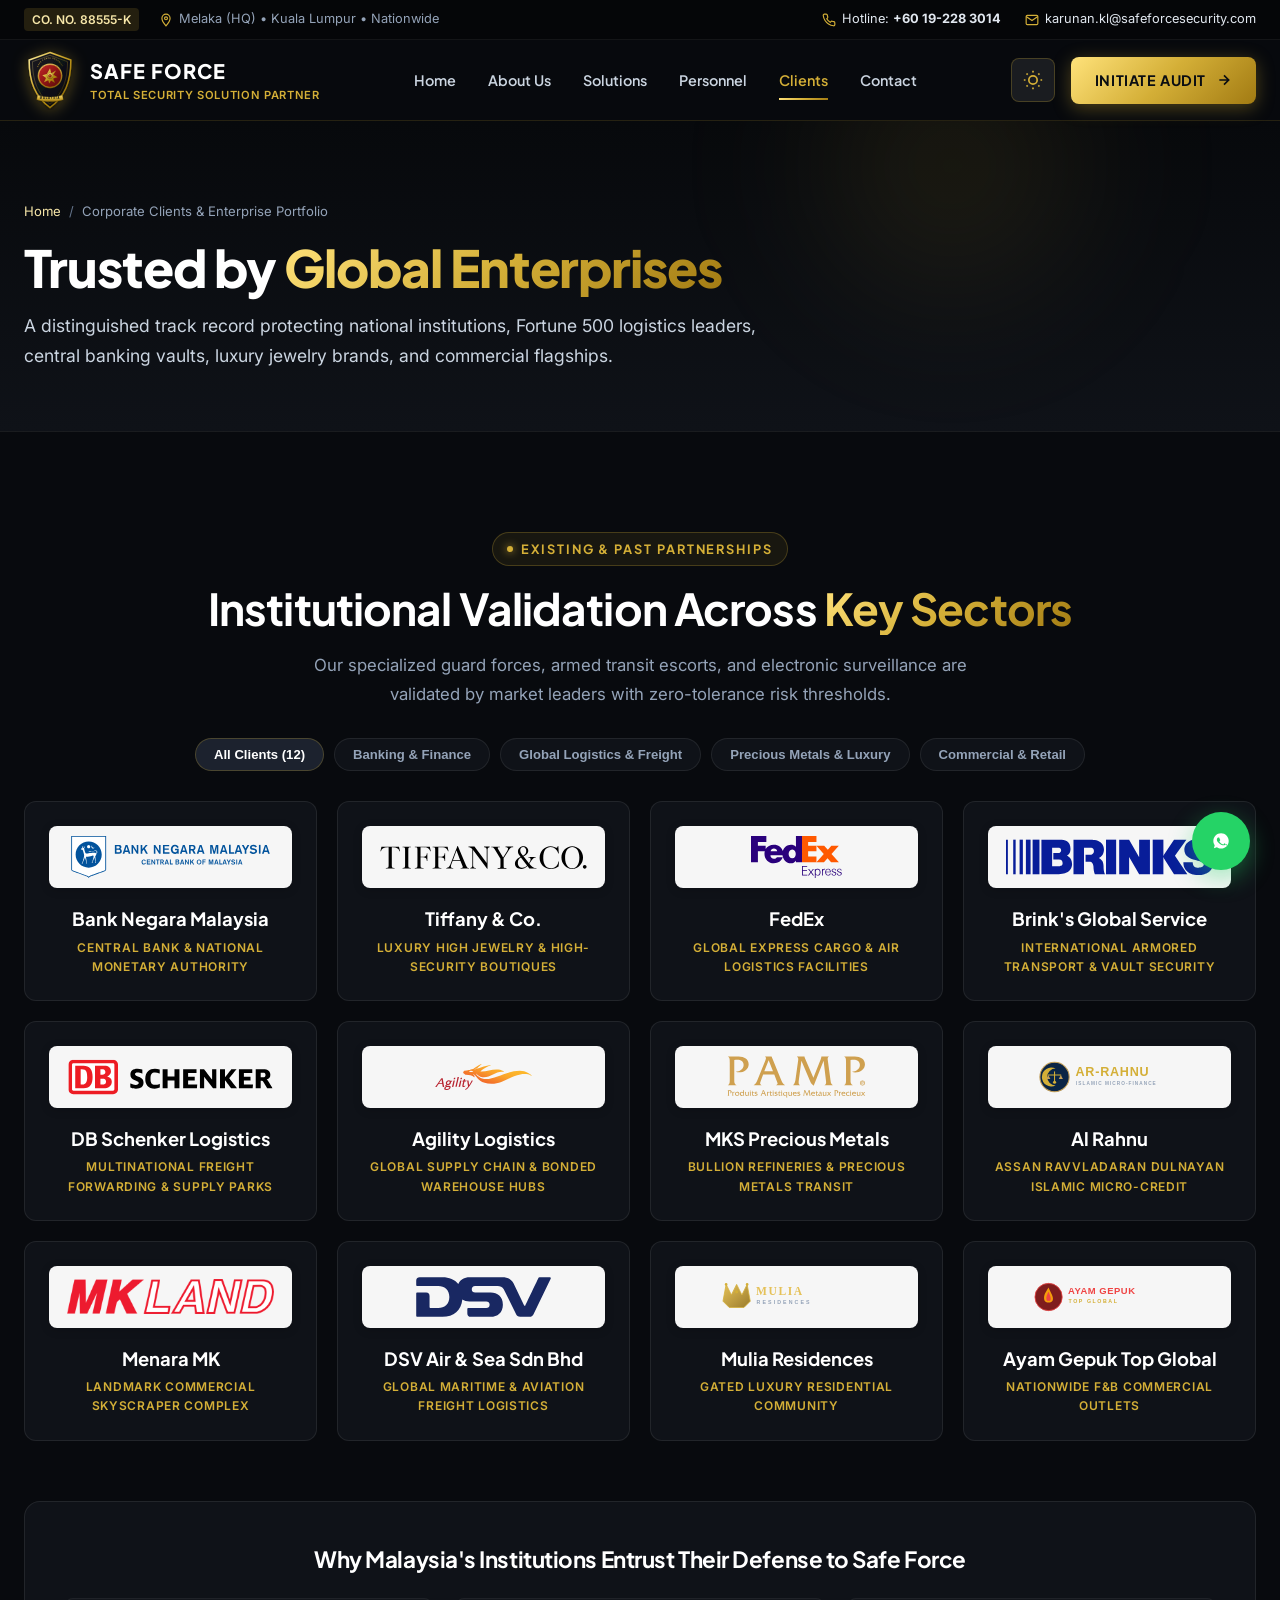
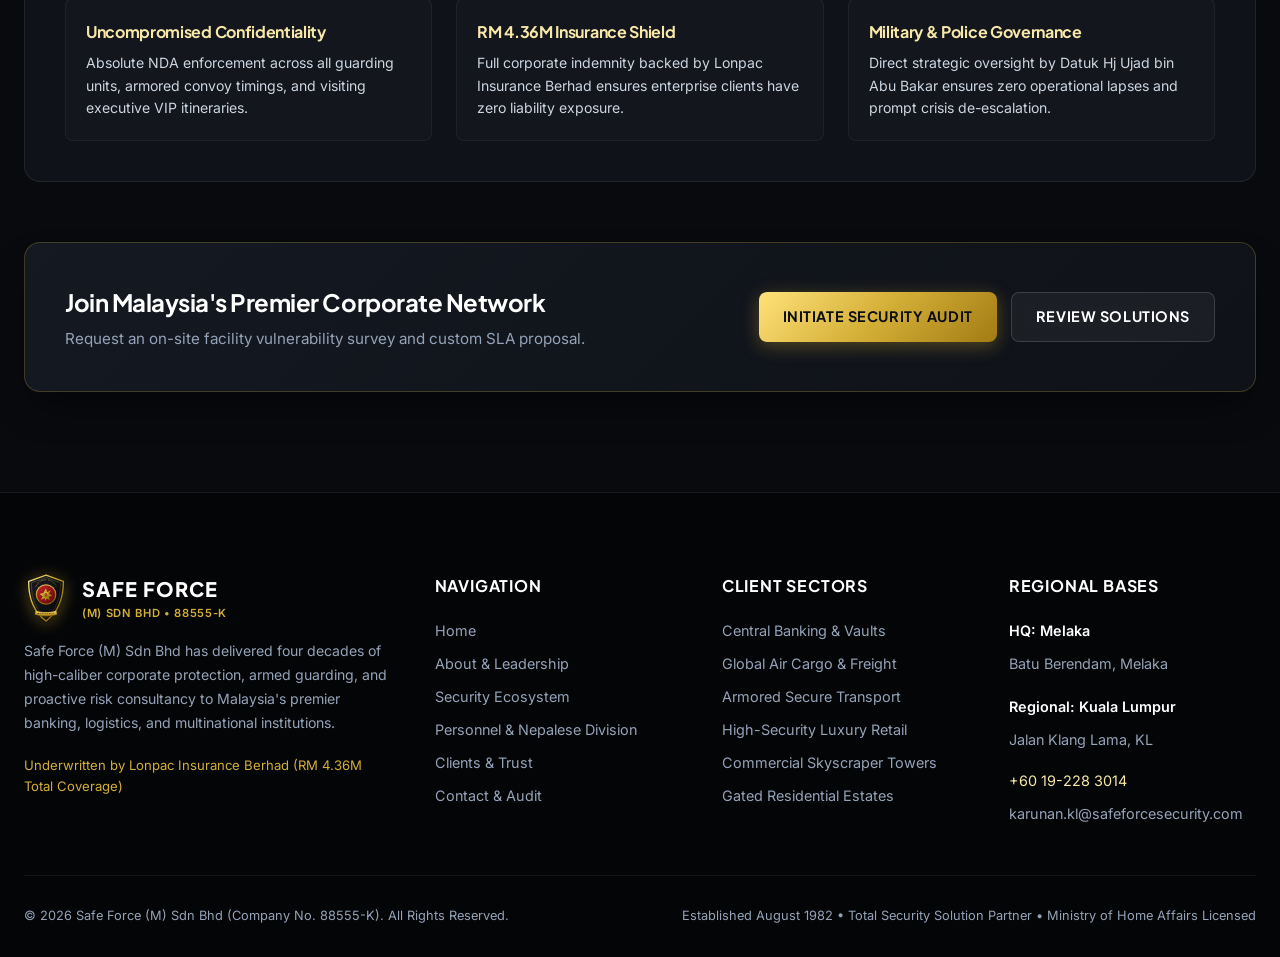
<file: clients.html>
<!DOCTYPE html>
<html lang="en">
<head>
  <meta charset="UTF-8">
  <meta name="viewport" content="width=device-width, initial-scale=1.0">
  <title>Clients & Institutional Trust | Safe Force (M) Sdn Bhd</title>
  <meta name="description" content="Trusted by global enterprises and national institutions including Bank Negara Malaysia, Tiffany & Co, FedEx, Brink's, DB Schenker, and Agility Logistics.">
  <link rel="stylesheet" href="styles.css">
  <link rel="icon" type="image/svg+xml" href="assets/images/safeforce_logo.svg">
  <script>
    (function() {
      const theme = localStorage.getItem('safeforce-theme') || 'dark';
      document.documentElement.setAttribute('data-theme', theme);
    })();
  </script>
</head>
<body>

  <!-- Top Utility Bar -->
  <div class="top-bar">
    <div class="container top-bar-inner">
      <div class="top-bar-meta">
        <div class="top-bar-item">
          <span class="top-bar-badge">CO. NO. 88555-K</span>
        </div>
        <div class="top-bar-item">
          <svg width="14" height="14" fill="none" stroke="currentColor" stroke-width="2" viewBox="0 0 24 24"><path d="M12 2C8.13 2 5 5.13 5 9c0 5.25 7 13 7 13s7-7.75 7-13c0-3.87-3.13-7-7-7z"/><circle cx="12" cy="9" r="2.5"/></svg>
          <span>Melaka (HQ) &bull; Kuala Lumpur &bull; Nationwide</span>
        </div>
      </div>
      <div class="top-bar-contact">
        <div class="top-bar-item">
          <svg width="14" height="14" fill="none" stroke="currentColor" stroke-width="2" viewBox="0 0 24 24"><path d="M22 16.92v3a2 2 0 01-2.18 2 19.79 19.79 0 01-8.63-3.07 19.5 19.5 0 01-6-6 19.79 19.79 0 01-3.07-8.67A2 2 0 014.11 2h3a2 2 0 012 1.72 12.84 12.84 0 00.7 2.81 2 2 0 01-.45 2.11L8.09 9.91a16 16 0 006 6l1.27-1.27a2 2 0 012.11-.45 12.84 12.84 0 002.81.7A2 2 0 0122 16.92z"/></svg>
          <a href="tel:+60192283014">Hotline: <strong>+60 19-228 3014</strong></a>
        </div>
        <div class="top-bar-item">
          <svg width="14" height="14" fill="none" stroke="currentColor" stroke-width="2" viewBox="0 0 24 24"><path d="M4 4h16c1.1 0 2 .9 2 2v12c0 1.1-.9 2-2 2H4c-1.1 0-2-.9-2-2V6c0-1.1.9-2 2-2z"/><polyline points="22,6 12,13 2,6"/></svg>
          <a href="mailto:karunan.kl@safeforcesecurity.com">karunan.kl@safeforcesecurity.com</a>
        </div>
      </div>
    </div>
  </div>

  <!-- Primary Header -->
  <header class="main-header" id="navbar">
    <div class="container navbar">
      <a href="index.html" class="brand-logo" aria-label="Safe Force Homepage">
        <img src="assets/images/safeforce_logo.svg" alt="Safe Force Emblem" class="logo-shield">
        <div class="brand-text">
          <span class="brand-name">SAFE FORCE</span>
          <span class="brand-sub">TOTAL SECURITY SOLUTION PARTNER</span>
        </div>
      </a>

      <nav class="nav-menu" id="navMenu">
        <a href="index.html" class="nav-link">Home</a>
        <a href="about.html" class="nav-link">About Us</a>
        <a href="services.html" class="nav-link">Solutions</a>
        <a href="personnel.html" class="nav-link">Personnel</a>
        <a href="clients.html" class="nav-link active">Clients</a>
        <a href="contact.html" class="nav-link">Contact</a>
        <a href="contact.html" class="btn btn-primary mobile-menu-cta">Initiate Security Audit</a>
      </nav>

      <div class="nav-actions">
        <!-- Theme Toggle Button -->
        <button class="theme-toggle-btn" id="themeToggle" aria-label="Toggle light or dark theme" title="Toggle Light/Dark Theme">
          <svg class="sun-icon" width="20" height="20" fill="none" stroke="currentColor" stroke-width="2" viewBox="0 0 24 24">
            <circle cx="12" cy="12" r="5"/>
            <path d="M12 1v2M12 21v2M4.22 4.22l1.42 1.42M18.36 18.36l1.42 1.42M1 12h2M21 12h2M4.22 19.78l1.42-1.42M18.36 5.64l1.42-1.42"/>
          </svg>
          <svg class="moon-icon" width="20" height="20" fill="none" stroke="currentColor" stroke-width="2" viewBox="0 0 24 24">
            <path d="M21 12.79A9 9 0 1111.21 3 7 7 0 0021 12.79z"/>
          </svg>
        </button>

        <a href="contact.html" class="btn btn-primary">
          <span>Initiate Audit</span>
          <svg width="16" height="16" fill="none" stroke="currentColor" stroke-width="2.5" viewBox="0 0 24 24"><path d="M5 12h14M12 5l7 7-7 7"/></svg>
        </a>
        <button class="mobile-toggle" id="mobileToggle" aria-label="Toggle navigation menu">
          <svg width="24" height="24" fill="none" stroke="currentColor" stroke-width="2" viewBox="0 0 24 24"><path d="M4 6h16M4 12h16M4 18h16"/></svg>
        </button>
      </div>
    </div>
  </header>

  <!-- Page Banner -->
  <div class="page-header">
    <div class="container">
      <div class="breadcrumbs">
        <a href="index.html">Home</a>
        <span class="separator">/</span>
        <span>Corporate Clients & Enterprise Portfolio</span>
      </div>
      <h1 class="page-header-title">Trusted by <span class="gold-text">Global Enterprises</span></h1>
      <p class="page-header-desc">
        A distinguished track record protecting national institutions, Fortune 500 logistics leaders, central banking vaults, luxury jewelry brands, and commercial flagships.
      </p>
    </div>
  </div>

  <!-- Section: Client Roster & Interactive Filter (Slide 14) -->
  <section class="section" id="clientPortfolio">
    <div class="container">
      <div class="center-text">
        <span class="section-tag">Existing & Past Partnerships</span>
        <h2 class="section-title">Institutional Validation Across <span class="gold-text">Key Sectors</span></h2>
        <p class="section-desc center-text">
          Our specialized guard forces, armed transit escorts, and electronic surveillance are validated by market leaders with zero-tolerance risk thresholds.
        </p>
      </div>

      <!-- Category Filter Tabs -->
      <div class="client-filter-bar">
        <button class="filter-btn active" data-filter="all">All Clients (12)</button>
        <button class="filter-btn" data-filter="banking">Banking & Finance</button>
        <button class="filter-btn" data-filter="logistics">Global Logistics & Freight</button>
        <button class="filter-btn" data-filter="precious">Precious Metals & Luxury</button>
        <button class="filter-btn" data-filter="commercial">Commercial & Retail</button>
      </div>

      <!-- Client Grid -->
      <div class="client-grid" id="clientGrid">
        
        <!-- 1. Bank Negara Malaysia -->
        <div class="client-card" data-category="banking">
          <div class="client-logo-box">
            <img src="assets/images/logos/bnm.svg" alt="Bank Negara Malaysia Logo" class="client-logo">
          </div>
          <div class="client-brand-name">Bank Negara Malaysia</div>
          <div class="client-category">Central Bank & National Monetary Authority</div>
        </div>

        <!-- 2. Tiffany & Co. -->
        <div class="client-card" data-category="precious">
          <div class="client-logo-box">
            <img src="assets/images/logos/tiffany.svg" alt="Tiffany & Co. Logo" class="client-logo">
          </div>
          <div class="client-brand-name">Tiffany & Co.</div>
          <div class="client-category">Luxury High Jewelry & High-Security Boutiques</div>
        </div>

        <!-- 3. FedEx -->
        <div class="client-card" data-category="logistics">
          <div class="client-logo-box">
            <img src="assets/images/logos/fedex.svg" alt="FedEx Logo" class="client-logo">
          </div>
          <div class="client-brand-name">FedEx</div>
          <div class="client-category">Global Express Cargo & Air Logistics Facilities</div>
        </div>

        <!-- 4. Brink's Global Service -->
        <div class="client-card" data-category="logistics">
          <div class="client-logo-box">
            <img src="assets/images/logos/brinks.svg" alt="Brink's Global Service Logo" class="client-logo">
          </div>
          <div class="client-brand-name">Brink's Global Service</div>
          <div class="client-category">International Armored Transport & Vault Security</div>
        </div>

        <!-- 5. DB Schenker Logistics -->
        <div class="client-card" data-category="logistics">
          <div class="client-logo-box">
            <img src="assets/images/logos/dbschenker.svg" alt="DB Schenker Logistics Logo" class="client-logo">
          </div>
          <div class="client-brand-name">DB Schenker Logistics</div>
          <div class="client-category">Multinational Freight Forwarding & Supply Parks</div>
        </div>

        <!-- 6. Agility Logistics -->
        <div class="client-card" data-category="logistics">
          <div class="client-logo-box">
            <img src="assets/images/logos/agility.svg" alt="Agility Logistics Logo" class="client-logo">
          </div>
          <div class="client-brand-name">Agility Logistics</div>
          <div class="client-category">Global Supply Chain & Bonded Warehouse Hubs</div>
        </div>

        <!-- 7. MKS Precious Metals -->
        <div class="client-card" data-category="precious">
          <div class="client-logo-box">
            <img src="assets/images/logos/mks_pamp.svg" alt="MKS Precious Metals Logo" class="client-logo">
          </div>
          <div class="client-brand-name">MKS Precious Metals</div>
          <div class="client-category">Bullion Refineries & Precious Metals Transit</div>
        </div>

        <!-- 8. Al Rahnu -->
        <div class="client-card" data-category="banking">
          <div class="client-logo-box">
            <img src="assets/images/logos/al_rahnu.svg" alt="Al Rahnu Logo" class="client-logo">
          </div>
          <div class="client-brand-name">Al Rahnu</div>
          <div class="client-category">Assan Ravvladaran Dulnayan Islamic Micro-Credit</div>
        </div>

        <!-- 9. Menara MK -->
        <div class="client-card" data-category="commercial">
          <div class="client-logo-box">
            <img src="assets/images/logos/menara_mk.png" alt="Menara MK Logo" class="client-logo">
          </div>
          <div class="client-brand-name">Menara MK</div>
          <div class="client-category">Landmark Commercial Skyscraper Complex</div>
        </div>

        <!-- 10. DSV Air & Sea Sdn Bhd -->
        <div class="client-card" data-category="logistics">
          <div class="client-logo-box">
            <img src="assets/images/logos/dsv.svg" alt="DSV Air & Sea Logo" class="client-logo">
          </div>
          <div class="client-brand-name">DSV Air & Sea Sdn Bhd</div>
          <div class="client-category">Global Maritime & Aviation Freight Logistics</div>
        </div>

        <!-- 11. Mulia Residences -->
        <div class="client-card" data-category="commercial">
          <div class="client-logo-box">
            <img src="assets/images/logos/mulia_residences.svg" alt="Mulia Residences Logo" class="client-logo">
          </div>
          <div class="client-brand-name">Mulia Residences</div>
          <div class="client-category">Gated Luxury Residential Community</div>
        </div>

        <!-- 12. Ayam Gepuk Top Global -->
        <div class="client-card" data-category="commercial">
          <div class="client-logo-box">
            <img src="assets/images/logos/ayam_gepuk.svg" alt="Ayam Gepuk Top Global Logo" class="client-logo">
          </div>
          <div class="client-brand-name">Ayam Gepuk Top Global</div>
          <div class="client-category">Nationwide F&B Commercial Outlets</div>
        </div>

      </div>

      <!-- Trust Factors Section -->
      <div class="trust-factors-box">
        <h3 style="font-size: 1.4rem; color: #FFFFFF; margin-bottom: 20px; text-align: center;">Why Malaysia's Institutions Entrust Their Defense to Safe Force</h3>
        
        <div class="trust-factor-grid">
          <div style="padding: 20px; background: rgba(255, 255, 255, 0.02); border: 1px solid rgba(255, 255, 255, 0.05); border-radius: 8px;">
            <h4 style="color: var(--gold-light); font-size: 1rem; margin-bottom: 8px;">Uncompromised Confidentiality</h4>
            <p style="font-size: 0.88rem; color: var(--slate-300); line-height: 1.6;">
              Absolute NDA enforcement across all guarding units, armored convoy timings, and visiting executive VIP itineraries.
            </p>
          </div>

          <div style="padding: 20px; background: rgba(255, 255, 255, 0.02); border: 1px solid rgba(255, 255, 255, 0.05); border-radius: 8px;">
            <h4 style="color: var(--gold-light); font-size: 1rem; margin-bottom: 8px;">RM 4.36M Insurance Shield</h4>
            <p style="font-size: 0.88rem; color: var(--slate-300); line-height: 1.6;">
              Full corporate indemnity backed by Lonpac Insurance Berhad ensures enterprise clients have zero liability exposure.
            </p>
          </div>

          <div style="padding: 20px; background: rgba(255, 255, 255, 0.02); border: 1px solid rgba(255, 255, 255, 0.05); border-radius: 8px;">
            <h4 style="color: var(--gold-light); font-size: 1rem; margin-bottom: 8px;">Military & Police Governance</h4>
            <p style="font-size: 0.88rem; color: var(--slate-300); line-height: 1.6;">
              Direct strategic oversight by Datuk Hj Ujad bin Abu Bakar ensures zero operational lapses and prompt crisis de-escalation.
            </p>
          </div>
        </div>
      </div>

      <!-- Action Banner -->
      <div class="cta-banner-strip">
        <div>
          <h3 style="font-size: 1.5rem; color: #FFFFFF; margin-bottom: 6px;">Join Malaysia's Premier Corporate Network</h3>
          <p style="color: var(--slate-400); font-size: 0.95rem;">Request an on-site facility vulnerability survey and custom SLA proposal.</p>
        </div>
        <div style="display: flex; gap: 14px;">
          <a href="contact.html" class="btn btn-primary">Initiate Security Audit</a>
          <a href="services.html" class="btn btn-secondary">Review Solutions</a>
        </div>
      </div>

    </div>
  </section>

  <!-- Footer -->
  <footer class="main-footer">
    <div class="container">
      <div class="footer-top">
        <div>
          <div class="brand-logo" style="margin-bottom: 12px;">
            <img src="assets/images/safeforce_logo.svg" alt="Safe Force Emblem" class="logo-shield" style="width: 44px; height: 50px;">
            <div class="brand-text">
              <span class="brand-name">SAFE FORCE</span>
              <span class="brand-sub">(M) SDN BHD &bull; 88555-K</span>
            </div>
          </div>
          <p class="footer-brand-desc">
            Safe Force (M) Sdn Bhd has delivered four decades of high-caliber corporate protection, armed guarding, and proactive risk consultancy to Malaysia's premier banking, logistics, and multinational institutions.
          </p>
          <div style="font-size: 0.82rem; color: var(--gold-primary);">
            Underwritten by Lonpac Insurance Berhad (RM 4.36M Total Coverage)
          </div>
        </div>

        <div class="footer-col">
          <h4>Navigation</h4>
          <div class="footer-links">
            <a href="index.html">Home</a>
            <a href="about.html">About & Leadership</a>
            <a href="services.html">Security Ecosystem</a>
            <a href="personnel.html">Personnel & Nepalese Division</a>
            <a href="clients.html">Clients & Trust</a>
            <a href="contact.html">Contact & Audit</a>
          </div>
        </div>

        <div class="footer-col">
          <h4>Client Sectors</h4>
          <div class="footer-links">
            <a href="clients.html">Central Banking & Vaults</a>
            <a href="clients.html">Global Air Cargo & Freight</a>
            <a href="clients.html">Armored Secure Transport</a>
            <a href="clients.html">High-Security Luxury Retail</a>
            <a href="clients.html">Commercial Skyscraper Towers</a>
            <a href="clients.html">Gated Residential Estates</a>
          </div>
        </div>

        <div class="footer-col">
          <h4>Regional Bases</h4>
          <div class="footer-links">
            <span style="color: #FFFFFF; font-weight: 600;">HQ: Melaka</span>
            <span>Batu Berendam, Melaka</span>
            <span style="color: #FFFFFF; font-weight: 600; margin-top: 10px;">Regional: Kuala Lumpur</span>
            <span>Jalan Klang Lama, KL</span>
            <a href="tel:+60192283014" style="color: var(--gold-light); margin-top: 8px;">+60 19-228 3014</a>
            <a href="mailto:karunan.kl@safeforcesecurity.com">karunan.kl@safeforcesecurity.com</a>
          </div>
        </div>
      </div>

      <div class="footer-bottom">
        <div>
          &copy; <span class="currentYear">2026</span> Safe Force (M) Sdn Bhd (Company No. 88555-K). All Rights Reserved.
        </div>
        <div>
          Established August 1982 &bull; Total Security Solution Partner &bull; Ministry of Home Affairs Licensed
        </div>
      </div>
    </div>
  </footer>

  <!-- WhatsApp Floating Action -->
  <a href="https://wa.me/60192283014?text=Hello%20Safe%20Force,%20I%20would%20like%20to%20learn%20more%20about%20your%20corporate%20client%20services." target="_blank" class="floating-whatsapp" aria-label="WhatsApp Safe Force">
    <svg width="32" height="32" fill="currentColor" viewBox="0 0 24 24"><path d="M12.031 6.172c-3.181 0-5.767 2.586-5.768 5.766-.001 1.298.38 2.27 1.019 3.287l-.582 2.128 2.182-.573c.978.58 1.911.928 3.145.929 3.178 0 5.767-2.587 5.768-5.766.001-3.187-2.575-5.77-5.764-5.771zm3.392 8.244c-.144.405-.837.774-1.17.824-.312.045-.694.062-1.12-.075-.27-.087-.624-.22-1.077-.42-.907-.4-1.782-1.118-2.45-1.954-.42-.525-.718-1.11-.718-1.748 0-.85.452-1.28.618-1.455.166-.176.368-.22.493-.22.124 0 .25.002.359.007.115.006.269-.043.42.321.157.377.534 1.303.58 1.398.047.095.078.207.016.33-.063.125-.094.202-.188.312-.094.11-.197.246-.282.33-.094.094-.193.197-.083.385.11.189.489.807 1.05 1.306.721.642 1.328.841 1.517.935.188.094.298.079.407-.047.11-.125.47-.547.595-.735.125-.188.25-.157.422-.094.172.062 1.096.516 1.284.61.188.094.313.141.359.22.047.078.047.452-.097.857z"/></svg>
  </a>

  <script src="app.js"></script>
</body>
</html>
</file>
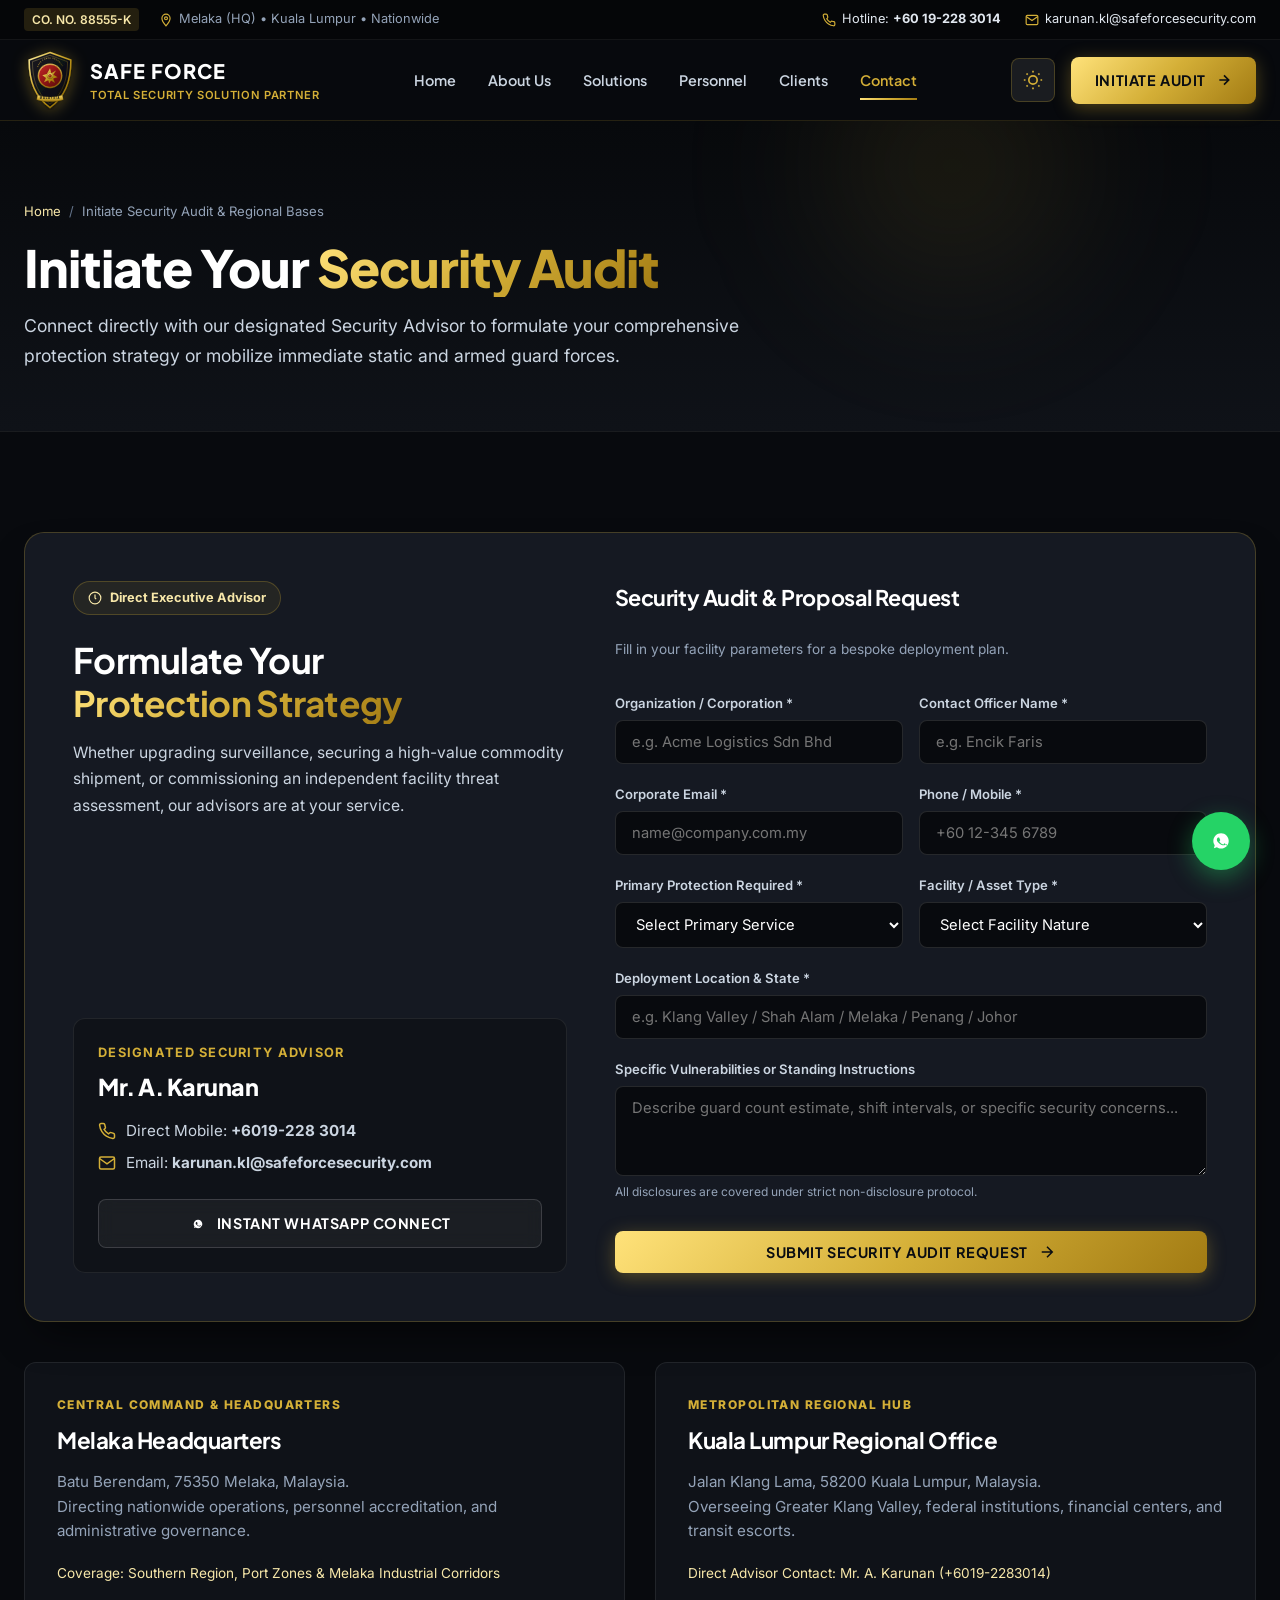
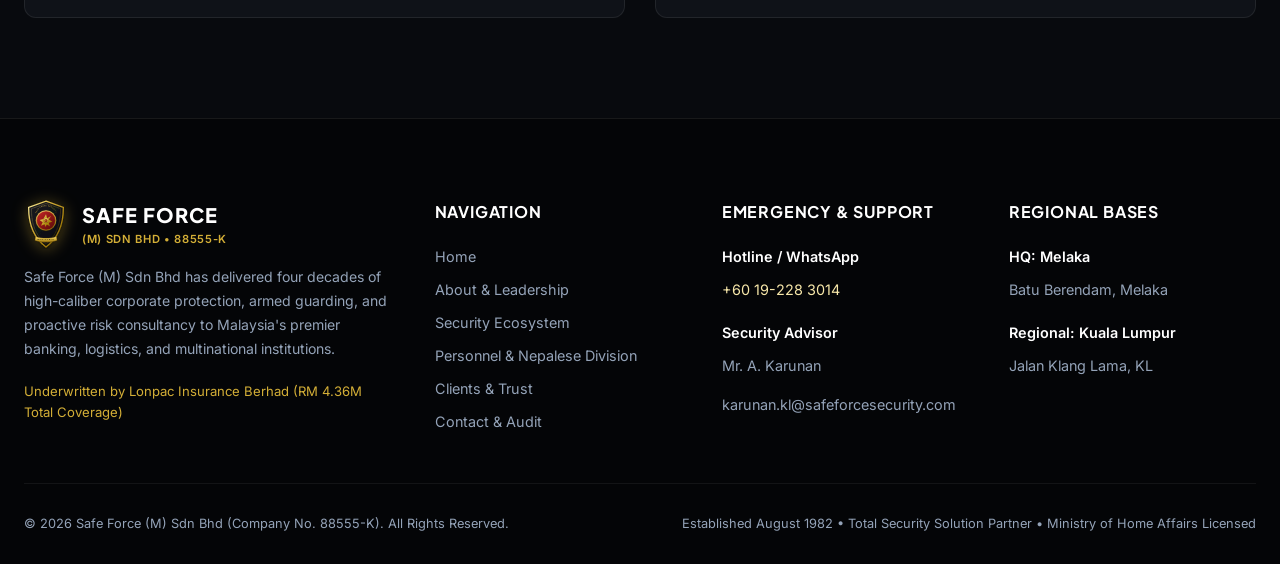
<file: contact.html>
<!DOCTYPE html>
<html lang="en">
<head>
  <meta charset="UTF-8">
  <meta name="viewport" content="width=device-width, initial-scale=1.0">
  <title>Initiate Security Audit & Contact | Safe Force (M) Sdn Bhd</title>
  <meta name="description" content="Connect with Security Advisor Mr. A. Karunan (+6019-2283014) to formulate your security audit or request armed and static guarding across Malaysia.">
  <link rel="stylesheet" href="styles.css">
  <link rel="icon" type="image/svg+xml" href="assets/images/safeforce_logo.svg">
  <script>
    (function() {
      const theme = localStorage.getItem('safeforce-theme') || 'dark';
      document.documentElement.setAttribute('data-theme', theme);
    })();
  </script>
</head>
<body>

  <!-- Top Utility Bar -->
  <div class="top-bar">
    <div class="container top-bar-inner">
      <div class="top-bar-meta">
        <div class="top-bar-item">
          <span class="top-bar-badge">CO. NO. 88555-K</span>
        </div>
        <div class="top-bar-item">
          <svg width="14" height="14" fill="none" stroke="currentColor" stroke-width="2" viewBox="0 0 24 24"><path d="M12 2C8.13 2 5 5.13 5 9c0 5.25 7 13 7 13s7-7.75 7-13c0-3.87-3.13-7-7-7z"/><circle cx="12" cy="9" r="2.5"/></svg>
          <span>Melaka (HQ) &bull; Kuala Lumpur &bull; Nationwide</span>
        </div>
      </div>
      <div class="top-bar-contact">
        <div class="top-bar-item">
          <svg width="14" height="14" fill="none" stroke="currentColor" stroke-width="2" viewBox="0 0 24 24"><path d="M22 16.92v3a2 2 0 01-2.18 2 19.79 19.79 0 01-8.63-3.07 19.5 19.5 0 01-6-6 19.79 19.79 0 01-3.07-8.67A2 2 0 014.11 2h3a2 2 0 012 1.72 12.84 12.84 0 00.7 2.81 2 2 0 01-.45 2.11L8.09 9.91a16 16 0 006 6l1.27-1.27a2 2 0 012.11-.45 12.84 12.84 0 002.81.7A2 2 0 0122 16.92z"/></svg>
          <a href="tel:+60192283014">Hotline: <strong>+60 19-228 3014</strong></a>
        </div>
        <div class="top-bar-item">
          <svg width="14" height="14" fill="none" stroke="currentColor" stroke-width="2" viewBox="0 0 24 24"><path d="M4 4h16c1.1 0 2 .9 2 2v12c0 1.1-.9 2-2 2H4c-1.1 0-2-.9-2-2V6c0-1.1.9-2 2-2z"/><polyline points="22,6 12,13 2,6"/></svg>
          <a href="mailto:karunan.kl@safeforcesecurity.com">karunan.kl@safeforcesecurity.com</a>
        </div>
      </div>
    </div>
  </div>

  <!-- Primary Header -->
  <header class="main-header" id="navbar">
    <div class="container navbar">
      <a href="index.html" class="brand-logo" aria-label="Safe Force Homepage">
        <img src="assets/images/safeforce_logo.svg" alt="Safe Force Emblem" class="logo-shield">
        <div class="brand-text">
          <span class="brand-name">SAFE FORCE</span>
          <span class="brand-sub">TOTAL SECURITY SOLUTION PARTNER</span>
        </div>
      </a>

      <nav class="nav-menu" id="navMenu">
        <a href="index.html" class="nav-link">Home</a>
        <a href="about.html" class="nav-link">About Us</a>
        <a href="services.html" class="nav-link">Solutions</a>
        <a href="personnel.html" class="nav-link">Personnel</a>
        <a href="clients.html" class="nav-link">Clients</a>
        <a href="contact.html" class="nav-link active">Contact</a>
        <a href="contact.html" class="btn btn-primary mobile-menu-cta">Initiate Security Audit</a>
      </nav>

      <div class="nav-actions">
        <!-- Theme Toggle Button -->
        <button class="theme-toggle-btn" id="themeToggle" aria-label="Toggle light or dark theme" title="Toggle Light/Dark Theme">
          <svg class="sun-icon" width="20" height="20" fill="none" stroke="currentColor" stroke-width="2" viewBox="0 0 24 24">
            <circle cx="12" cy="12" r="5"/>
            <path d="M12 1v2M12 21v2M4.22 4.22l1.42 1.42M18.36 18.36l1.42 1.42M1 12h2M21 12h2M4.22 19.78l1.42-1.42M18.36 5.64l1.42-1.42"/>
          </svg>
          <svg class="moon-icon" width="20" height="20" fill="none" stroke="currentColor" stroke-width="2" viewBox="0 0 24 24">
            <path d="M21 12.79A9 9 0 1111.21 3 7 7 0 0021 12.79z"/>
          </svg>
        </button>

        <a href="contact.html" class="btn btn-primary">
          <span>Initiate Audit</span>
          <svg width="16" height="16" fill="none" stroke="currentColor" stroke-width="2.5" viewBox="0 0 24 24"><path d="M5 12h14M12 5l7 7-7 7"/></svg>
        </a>
        <button class="mobile-toggle" id="mobileToggle" aria-label="Toggle navigation menu">
          <svg width="24" height="24" fill="none" stroke="currentColor" stroke-width="2" viewBox="0 0 24 24"><path d="M4 6h16M4 12h16M4 18h16"/></svg>
        </button>
      </div>
    </div>
  </header>

  <!-- Page Banner -->
  <div class="page-header">
    <div class="container">
      <div class="breadcrumbs">
        <a href="index.html">Home</a>
        <span class="separator">/</span>
        <span>Initiate Security Audit & Regional Bases</span>
      </div>
      <h1 class="page-header-title">Initiate Your <span class="gold-text">Security Audit</span></h1>
      <p class="page-header-desc">
        Connect directly with our designated Security Advisor to formulate your comprehensive protection strategy or mobilize immediate static and armed guard forces.
      </p>
    </div>
  </div>

  <!-- Section: Audit Request Engine & Advisor Profile (Slide 15) -->
  <section class="section" id="auditEngine">
    <div class="container">
      <div class="audit-cta-card">
        
        <!-- Advisor Contact Spotlight -->
        <div class="audit-advisor-box">
          <div>
            <div class="advisor-badge-pill">
              <svg width="14" height="14" fill="none" stroke="currentColor" stroke-width="2" viewBox="0 0 24 24"><circle cx="12" cy="12" r="10"/><polyline points="12 6 12 12 14 14"/></svg>
              <span>Direct Executive Advisor</span>
            </div>

            <h2 style="font-size: 2.2rem; line-height: 1.2; margin-bottom: 16px;">
              Formulate Your <span class="gold-text">Protection Strategy</span>
            </h2>
            <p style="color: var(--slate-300); font-size: 0.98rem; line-height: 1.7; margin-bottom: 24px;">
              Whether upgrading surveillance, securing a high-value commodity shipment, or commissioning an independent facility threat assessment, our advisors are at your service.
            </p>
          </div>

          <div class="advisor-person">
            <div class="advisor-title">Designated Security Advisor</div>
            <h3 class="advisor-name">Mr. A. Karunan</h3>
            
            <a href="tel:+60192283014" class="advisor-contact-link">
              <svg width="18" height="18" fill="none" stroke="currentColor" stroke-width="2" viewBox="0 0 24 24"><path d="M22 16.92v3a2 2 0 01-2.18 2 19.79 19.79 0 01-8.63-3.07 19.5 19.5 0 01-6-6 19.79 19.79 0 01-3.07-8.67A2 2 0 014.11 2h3a2 2 0 012 1.72 12.84 12.84 0 00.7 2.81 2 2 0 01-.45 2.11L8.09 9.91a16 16 0 006 6l1.27-1.27a2 2 0 012.11-.45 12.84 12.84 0 002.81.7A2 2 0 0122 16.92z"/></svg>
              <span>Direct Mobile: <strong>+6019-228 3014</strong></span>
            </a>

            <a href="mailto:karunan.kl@safeforcesecurity.com" class="advisor-contact-link">
              <svg width="18" height="18" fill="none" stroke="currentColor" stroke-width="2" viewBox="0 0 24 24"><path d="M4 4h16c1.1 0 2 .9 2 2v12c0 1.1-.9 2-2 2H4c-1.1 0-2-.9-2-2V6c0-1.1.9-2 2-2z"/><polyline points="22,6 12,13 2,6"/></svg>
              <span>Email: <strong>karunan.kl@safeforcesecurity.com</strong></span>
            </a>

            <a href="https://wa.me/60192283014?text=Hello%20Mr%20Karunan,%20I%20would%20like%20to%20initiate%20a%20security%20audit%20with%20Safe%20Force." target="_blank" class="btn btn-secondary" style="margin-top: 16px; width: 100%;">
              <svg width="18" height="18" fill="currentColor" viewBox="0 0 24 24"><path d="M12.031 6.172c-3.181 0-5.767 2.586-5.768 5.766-.001 1.298.38 2.27 1.019 3.287l-.582 2.128 2.182-.573c.978.58 1.911.928 3.145.929 3.178 0 5.767-2.587 5.768-5.766.001-3.187-2.575-5.77-5.764-5.771zm3.392 8.244c-.144.405-.837.774-1.17.824-.312.045-.694.062-1.12-.075-.27-.087-.624-.22-1.077-.42-.907-.4-1.782-1.118-2.45-1.954-.42-.525-.718-1.11-.718-1.748 0-.85.452-1.28.618-1.455.166-.176.368-.22.493-.22.124 0 .25.002.359.007.115.006.269-.043.42.321.157.377.534 1.303.58 1.398.047.095.078.207.016.33-.063.125-.094.202-.188.312-.094.11-.197.246-.282.33-.094.094-.193.197-.083.385.11.189.489.807 1.05 1.306.721.642 1.328.841 1.517.935.188.094.298.079.407-.047.11-.125.47-.547.595-.735.125-.188.25-.157.422-.094.172.062 1.096.516 1.284.61.188.094.313.141.359.22.047.078.047.452-.097.857z"/></svg>
              <span>Instant WhatsApp Connect</span>
            </a>
          </div>
        </div>

        <!-- Interactive Form -->
        <div>
          <form class="audit-form" id="securityAuditForm">
            <h3 style="font-size: 1.35rem; color: #FFFFFF; margin-bottom: 4px;">Security Audit & Proposal Request</h3>
            <p style="font-size: 0.85rem; color: var(--slate-400); margin-bottom: 12px;">Fill in your facility parameters for a bespoke deployment plan.</p>

            <div class="form-group-row">
              <div class="form-group">
                <label for="orgName">Organization / Corporation *</label>
                <input type="text" id="orgName" class="form-control" placeholder="e.g. Acme Logistics Sdn Bhd" required>
              </div>
              <div class="form-group">
                <label for="contactName">Contact Officer Name *</label>
                <input type="text" id="contactName" class="form-control" placeholder="e.g. Encik Faris" required>
              </div>
            </div>

            <div class="form-group-row">
              <div class="form-group">
                <label for="contactEmail">Corporate Email *</label>
                <input type="email" id="contactEmail" class="form-control" placeholder="name@company.com.my" required>
              </div>
              <div class="form-group">
                <label for="contactPhone">Phone / Mobile *</label>
                <input type="tel" id="contactPhone" class="form-control" placeholder="+60 12-345 6789" required>
              </div>
            </div>

            <div class="form-group-row">
              <div class="form-group">
                <label for="serviceType">Primary Protection Required *</label>
                <select id="serviceType" class="form-control" required>
                  <option value="" disabled selected>Select Primary Service</option>
                  <option value="static_guards">Static Guarding (8 / 12 / 24 hrs)</option>
                  <option value="armed_guards">Armed Guarding Operations</option>
                  <option value="nepalese_division">Elite Nepalese Guard Force</option>
                  <option value="transit_escort">High-Value Cargo Escort</option>
                  <option value="vvip_protection">VVIP Close Protection</option>
                  <option value="threat_audit">Comprehensive Site Security Audit</option>
                  <option value="hardware_cctv">CCTV & Biometric Access Hardware</option>
                </select>
              </div>

              <div class="form-group">
                <label for="facilityType">Facility / Asset Type *</label>
                <select id="facilityType" class="form-control" required>
                  <option value="" disabled selected>Select Facility Nature</option>
                  <option value="corporate_tower">Commercial Office / HQ Tower</option>
                  <option value="warehouse_port">Industrial Warehouse & Logistics Hub</option>
                  <option value="banking_vault">Banking & Precious Metals Vault</option>
                  <option value="data_center">Mission-Critical Data Center</option>
                  <option value="residential">Gated Luxury Community</option>
                  <option value="transit_convoy">Ad-Hoc Road Escort / Executive Itinerary</option>
                </select>
              </div>
            </div>

            <div class="form-group">
              <label for="locationScope">Deployment Location & State *</label>
              <input type="text" id="locationScope" class="form-control" placeholder="e.g. Klang Valley / Shah Alam / Melaka / Penang / Johor" required>
            </div>

            <div class="form-group">
              <label for="specificReqs">Specific Vulnerabilities or Standing Instructions</label>
              <textarea id="specificReqs" class="form-control" placeholder="Describe guard count estimate, shift intervals, or specific security concerns..."></textarea>
              <span class="form-helper">All disclosures are covered under strict non-disclosure protocol.</span>
            </div>

            <button type="submit" class="btn btn-primary" style="width: 100%; margin-top: 10px;">
              <span>Submit Security Audit Request</span>
              <svg width="18" height="18" fill="none" stroke="currentColor" stroke-width="2" viewBox="0 0 24 24"><path d="M5 12h14M12 5l7 7-7 7"/></svg>
            </button>
          </form>
        </div>

      </div>

      <!-- Regional Office Footprints (Slide 2 & 15) -->
      <div class="locations-section-grid">
        <div class="office-card">
          <div class="office-tag">Central Command & Headquarters</div>
          <h3 class="office-city">Melaka Headquarters</h3>
          <p class="office-addr">
            Batu Berendam, 75350 Melaka, Malaysia.<br>
            Directing nationwide operations, personnel accreditation, and administrative governance.
          </p>
          <div style="font-size: 0.85rem; color: var(--gold-light);">
            Coverage: Southern Region, Port Zones & Melaka Industrial Corridors
          </div>
        </div>

        <div class="office-card">
          <div class="office-tag">Metropolitan Regional Hub</div>
          <h3 class="office-city">Kuala Lumpur Regional Office</h3>
          <p class="office-addr">
            Jalan Klang Lama, 58200 Kuala Lumpur, Malaysia.<br>
            Overseeing Greater Klang Valley, federal institutions, financial centers, and transit escorts.
          </p>
          <div style="font-size: 0.85rem; color: var(--gold-light);">
            Direct Advisor Contact: Mr. A. Karunan (+6019-2283014)
          </div>
        </div>
      </div>

    </div>
  </section>

  <!-- Footer -->
  <footer class="main-footer">
    <div class="container">
      <div class="footer-top">
        <div>
          <div class="brand-logo" style="margin-bottom: 12px;">
            <img src="assets/images/safeforce_logo.svg" alt="Safe Force Emblem" class="logo-shield" style="width: 44px; height: 50px;">
            <div class="brand-text">
              <span class="brand-name">SAFE FORCE</span>
              <span class="brand-sub">(M) SDN BHD &bull; 88555-K</span>
            </div>
          </div>
          <p class="footer-brand-desc">
            Safe Force (M) Sdn Bhd has delivered four decades of high-caliber corporate protection, armed guarding, and proactive risk consultancy to Malaysia's premier banking, logistics, and multinational institutions.
          </p>
          <div style="font-size: 0.82rem; color: var(--gold-primary);">
            Underwritten by Lonpac Insurance Berhad (RM 4.36M Total Coverage)
          </div>
        </div>

        <div class="footer-col">
          <h4>Navigation</h4>
          <div class="footer-links">
            <a href="index.html">Home</a>
            <a href="about.html">About & Leadership</a>
            <a href="services.html">Security Ecosystem</a>
            <a href="personnel.html">Personnel & Nepalese Division</a>
            <a href="clients.html">Clients & Trust</a>
            <a href="contact.html">Contact & Audit</a>
          </div>
        </div>

        <div class="footer-col">
          <h4>Emergency & Support</h4>
          <div class="footer-links">
            <span style="color: #FFFFFF; font-weight: 600;">Hotline / WhatsApp</span>
            <a href="tel:+60192283014" style="color: var(--gold-light);">+60 19-228 3014</a>
            <span style="color: #FFFFFF; font-weight: 600; margin-top: 10px;">Security Advisor</span>
            <span>Mr. A. Karunan</span>
            <a href="mailto:karunan.kl@safeforcesecurity.com" style="margin-top: 6px;">karunan.kl@safeforcesecurity.com</a>
          </div>
        </div>

        <div class="footer-col">
          <h4>Regional Bases</h4>
          <div class="footer-links">
            <span style="color: #FFFFFF; font-weight: 600;">HQ: Melaka</span>
            <span>Batu Berendam, Melaka</span>
            <span style="color: #FFFFFF; font-weight: 600; margin-top: 10px;">Regional: Kuala Lumpur</span>
            <span>Jalan Klang Lama, KL</span>
          </div>
        </div>
      </div>

      <div class="footer-bottom">
        <div>
          &copy; <span class="currentYear">2026</span> Safe Force (M) Sdn Bhd (Company No. 88555-K). All Rights Reserved.
        </div>
        <div>
          Established August 1982 &bull; Total Security Solution Partner &bull; Ministry of Home Affairs Licensed
        </div>
      </div>
    </div>
  </footer>

  <!-- WhatsApp Floating Action -->
  <a href="https://wa.me/60192283014?text=Hello%20Mr%20Karunan,%20I%20would%20like%20to%20inquire%20about%20Safe%20Force%20security%20solutions." target="_blank" class="floating-whatsapp" aria-label="WhatsApp Safe Force">
    <svg width="32" height="32" fill="currentColor" viewBox="0 0 24 24"><path d="M12.031 6.172c-3.181 0-5.767 2.586-5.768 5.766-.001 1.298.38 2.27 1.019 3.287l-.582 2.128 2.182-.573c.978.58 1.911.928 3.145.929 3.178 0 5.767-2.587 5.768-5.766.001-3.187-2.575-5.77-5.764-5.771zm3.392 8.244c-.144.405-.837.774-1.17.824-.312.045-.694.062-1.12-.075-.27-.087-.624-.22-1.077-.42-.907-.4-1.782-1.118-2.45-1.954-.42-.525-.718-1.11-.718-1.748 0-.85.452-1.28.618-1.455.166-.176.368-.22.493-.22.124 0 .25.002.359.007.115.006.269-.043.42.321.157.377.534 1.303.58 1.398.047.095.078.207.016.33-.063.125-.094.202-.188.312-.094.11-.197.246-.282.33-.094.094-.193.197-.083.385.11.189.489.807 1.05 1.306.721.642 1.328.841 1.517.935.188.094.298.079.407-.047.11-.125.47-.547.595-.735.125-.188.25-.157.422-.094.172.062 1.096.516 1.284.61.188.094.313.141.359.22.047.078.047.452-.097.857z"/></svg>
  </a>

  <!-- Toast Notification Feedback -->
  <div class="toast-notice" id="toastNotice">
    <svg width="24" height="24" fill="none" stroke="#D4AF37" stroke-width="2" viewBox="0 0 24 24"><path d="M9 12l2 2 4-4m5.618-4.016A11.955 11.955 0 0112 2.944a11.955 11.955 0 01-8.618 3.04A12.02 12.02 0 003 9c0 5.591 3.824 10.29 9 11.622 5.176-1.332 9-6.03 9-11.622 0-1.042-.133-2.052-.382-3.016z"/></svg>
    <div>
      <h4 style="font-size: 0.95rem; color: #FFFFFF;" id="toastTitle">Security Audit Request Received</h4>
      <p style="font-size: 0.82rem; color: var(--slate-300);" id="toastMessage">Security Advisor Mr. A. Karunan has been notified.</p>
    </div>
  </div>

  <script src="app.js"></script>
</body>
</html>
</file>
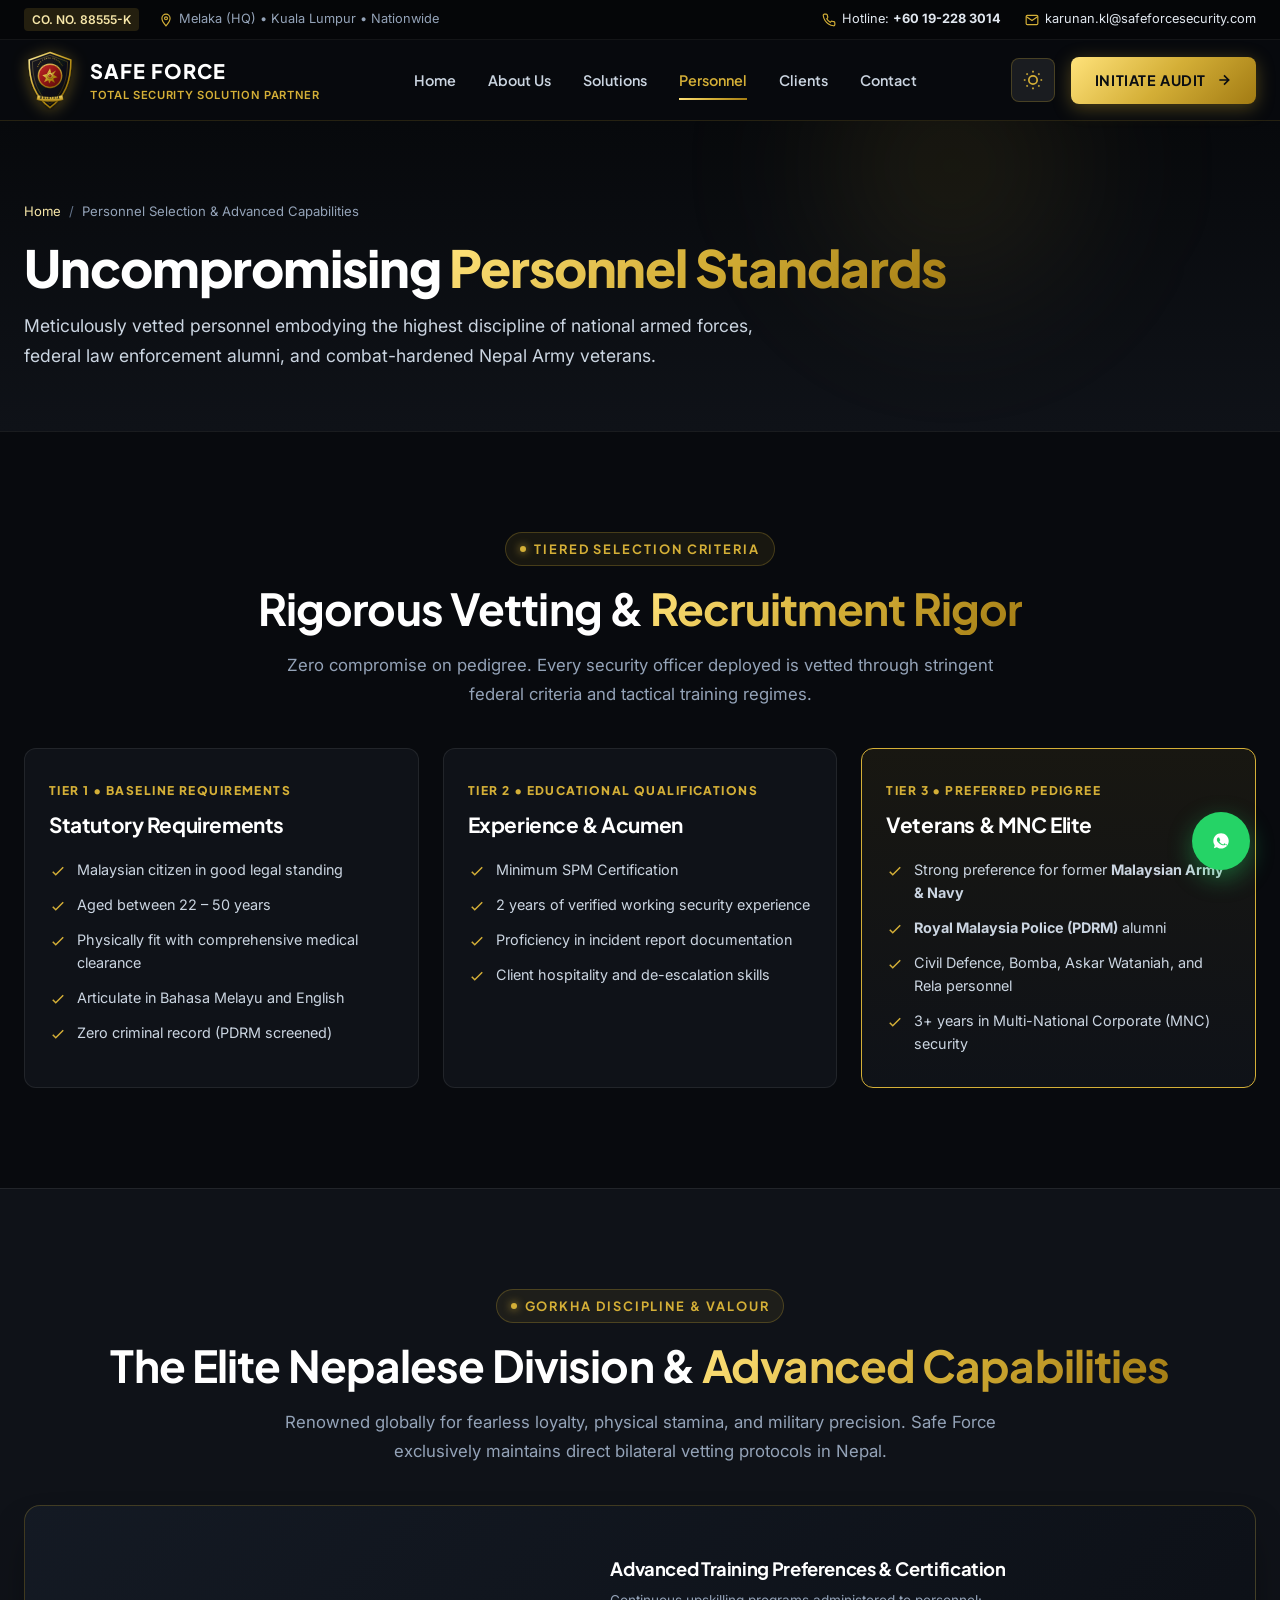
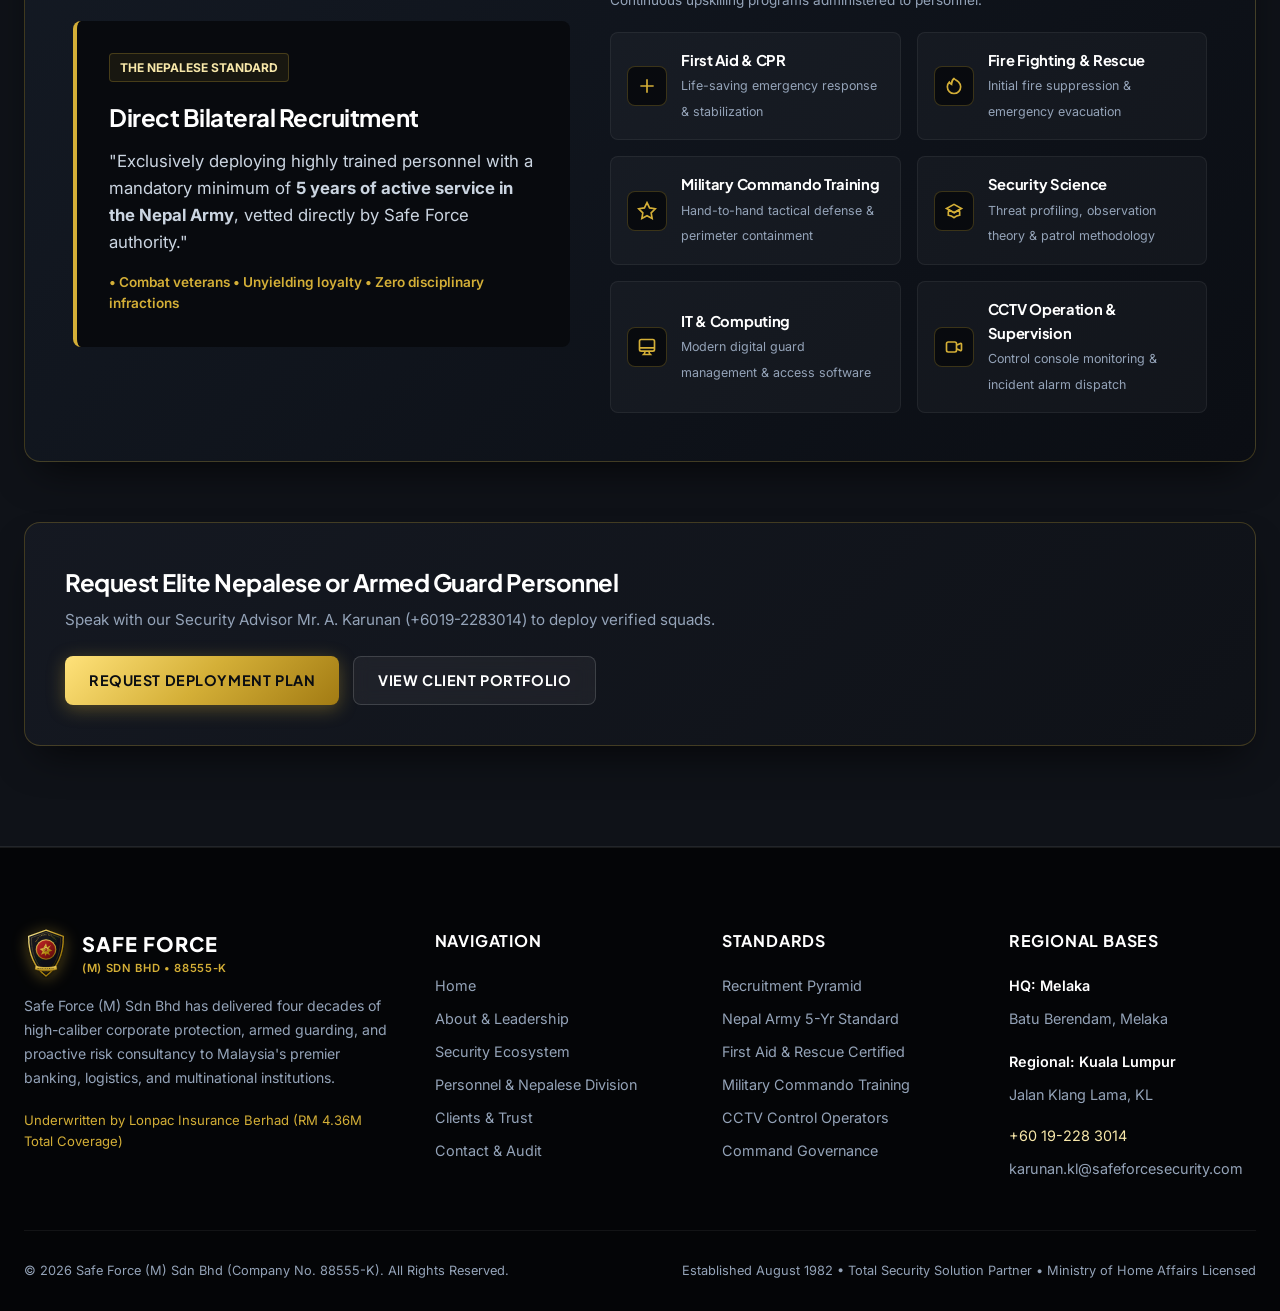
<file: personnel.html>
<!DOCTYPE html>
<html lang="en">
<head>
  <meta charset="UTF-8">
  <meta name="viewport" content="width=device-width, initial-scale=1.0">
  <title>Personnel & Training Standards | Safe Force (M) Sdn Bhd</title>
  <meta name="description" content="Uncompromising recruitment standards and elite Nepalese division with mandatory minimum 5 years Nepal Army service. Trained in commando tactics, fire rescue, first aid, and CCTV supervision.">
  <link rel="stylesheet" href="styles.css">
  <link rel="icon" type="image/svg+xml" href="assets/images/safeforce_logo.svg">
  <script>
    (function() {
      const theme = localStorage.getItem('safeforce-theme') || 'dark';
      document.documentElement.setAttribute('data-theme', theme);
    })();
  </script>
</head>
<body>

  <!-- Top Utility Bar -->
  <div class="top-bar">
    <div class="container top-bar-inner">
      <div class="top-bar-meta">
        <div class="top-bar-item">
          <span class="top-bar-badge">CO. NO. 88555-K</span>
        </div>
        <div class="top-bar-item">
          <svg width="14" height="14" fill="none" stroke="currentColor" stroke-width="2" viewBox="0 0 24 24"><path d="M12 2C8.13 2 5 5.13 5 9c0 5.25 7 13 7 13s7-7.75 7-13c0-3.87-3.13-7-7-7z"/><circle cx="12" cy="9" r="2.5"/></svg>
          <span>Melaka (HQ) &bull; Kuala Lumpur &bull; Nationwide</span>
        </div>
      </div>
      <div class="top-bar-contact">
        <div class="top-bar-item">
          <svg width="14" height="14" fill="none" stroke="currentColor" stroke-width="2" viewBox="0 0 24 24"><path d="M22 16.92v3a2 2 0 01-2.18 2 19.79 19.79 0 01-8.63-3.07 19.5 19.5 0 01-6-6 19.79 19.79 0 01-3.07-8.67A2 2 0 014.11 2h3a2 2 0 012 1.72 12.84 12.84 0 00.7 2.81 2 2 0 01-.45 2.11L8.09 9.91a16 16 0 006 6l1.27-1.27a2 2 0 012.11-.45 12.84 12.84 0 002.81.7A2 2 0 0122 16.92z"/></svg>
          <a href="tel:+60192283014">Hotline: <strong>+60 19-228 3014</strong></a>
        </div>
        <div class="top-bar-item">
          <svg width="14" height="14" fill="none" stroke="currentColor" stroke-width="2" viewBox="0 0 24 24"><path d="M4 4h16c1.1 0 2 .9 2 2v12c0 1.1-.9 2-2 2H4c-1.1 0-2-.9-2-2V6c0-1.1.9-2 2-2z"/><polyline points="22,6 12,13 2,6"/></svg>
          <a href="mailto:karunan.kl@safeforcesecurity.com">karunan.kl@safeforcesecurity.com</a>
        </div>
      </div>
    </div>
  </div>

  <!-- Primary Header -->
  <header class="main-header" id="navbar">
    <div class="container navbar">
      <a href="index.html" class="brand-logo" aria-label="Safe Force Homepage">
        <img src="assets/images/safeforce_logo.svg" alt="Safe Force Emblem" class="logo-shield">
        <div class="brand-text">
          <span class="brand-name">SAFE FORCE</span>
          <span class="brand-sub">TOTAL SECURITY SOLUTION PARTNER</span>
        </div>
      </a>

      <nav class="nav-menu" id="navMenu">
        <a href="index.html" class="nav-link">Home</a>
        <a href="about.html" class="nav-link">About Us</a>
        <a href="services.html" class="nav-link">Solutions</a>
        <a href="personnel.html" class="nav-link active">Personnel</a>
        <a href="clients.html" class="nav-link">Clients</a>
        <a href="contact.html" class="nav-link">Contact</a>
        <a href="contact.html" class="btn btn-primary mobile-menu-cta">Initiate Security Audit</a>
      </nav>

      <div class="nav-actions">
        <!-- Theme Toggle Button -->
        <button class="theme-toggle-btn" id="themeToggle" aria-label="Toggle light or dark theme" title="Toggle Light/Dark Theme">
          <svg class="sun-icon" width="20" height="20" fill="none" stroke="currentColor" stroke-width="2" viewBox="0 0 24 24">
            <circle cx="12" cy="12" r="5"/>
            <path d="M12 1v2M12 21v2M4.22 4.22l1.42 1.42M18.36 18.36l1.42 1.42M1 12h2M21 12h2M4.22 19.78l1.42-1.42M18.36 5.64l1.42-1.42"/>
          </svg>
          <svg class="moon-icon" width="20" height="20" fill="none" stroke="currentColor" stroke-width="2" viewBox="0 0 24 24">
            <path d="M21 12.79A9 9 0 1111.21 3 7 7 0 0021 12.79z"/>
          </svg>
        </button>

        <a href="contact.html" class="btn btn-primary">
          <span>Initiate Audit</span>
          <svg width="16" height="16" fill="none" stroke="currentColor" stroke-width="2.5" viewBox="0 0 24 24"><path d="M5 12h14M12 5l7 7-7 7"/></svg>
        </a>
        <button class="mobile-toggle" id="mobileToggle" aria-label="Toggle navigation menu">
          <svg width="24" height="24" fill="none" stroke="currentColor" stroke-width="2" viewBox="0 0 24 24"><path d="M4 6h16M4 12h16M4 18h16"/></svg>
        </button>
      </div>
    </div>
  </header>

  <!-- Page Banner -->
  <div class="page-header">
    <div class="container">
      <div class="breadcrumbs">
        <a href="index.html">Home</a>
        <span class="separator">/</span>
        <span>Personnel Selection & Advanced Capabilities</span>
      </div>
      <h1 class="page-header-title">Uncompromising <span class="gold-text">Personnel Standards</span></h1>
      <p class="page-header-desc">
        Meticulously vetted personnel embodying the highest discipline of national armed forces, federal law enforcement alumni, and combat-hardened Nepal Army veterans.
      </p>
    </div>
  </div>

  <!-- Section: Recruitment Standards Pyramid (Slide 11) -->
  <section class="section" id="recruitment">
    <div class="container">
      <div class="center-text">
        <span class="section-tag">Tiered Selection Criteria</span>
        <h2 class="section-title">Rigorous Vetting & <span class="gold-text">Recruitment Rigor</span></h2>
        <p class="section-desc center-text">
          Zero compromise on pedigree. Every security officer deployed is vetted through stringent federal criteria and tactical training regimes.
        </p>
      </div>

      <div class="recruitment-pyramid">
        <!-- Level 1 -->
        <div class="pyramid-card">
          <div>
            <div class="pyramid-level">Tier 1 &bull; Baseline Requirements</div>
            <h3>Statutory Requirements</h3>
            <ul class="pyramid-reqs">
              <li>
                <svg width="18" height="18" fill="none" stroke="currentColor" stroke-width="2" viewBox="0 0 24 24"><path d="M5 13l4 4L19 7"/></svg>
                <span>Malaysian citizen in good legal standing</span>
              </li>
              <li>
                <svg width="18" height="18" fill="none" stroke="currentColor" stroke-width="2" viewBox="0 0 24 24"><path d="M5 13l4 4L19 7"/></svg>
                <span>Aged between 22 – 50 years</span>
              </li>
              <li>
                <svg width="18" height="18" fill="none" stroke="currentColor" stroke-width="2" viewBox="0 0 24 24"><path d="M5 13l4 4L19 7"/></svg>
                <span>Physically fit with comprehensive medical clearance</span>
              </li>
              <li>
                <svg width="18" height="18" fill="none" stroke="currentColor" stroke-width="2" viewBox="0 0 24 24"><path d="M5 13l4 4L19 7"/></svg>
                <span>Articulate in Bahasa Melayu and English</span>
              </li>
              <li>
                <svg width="18" height="18" fill="none" stroke="currentColor" stroke-width="2" viewBox="0 0 24 24"><path d="M5 13l4 4L19 7"/></svg>
                <span>Zero criminal record (PDRM screened)</span>
              </li>
            </ul>
          </div>
        </div>

        <!-- Level 2 -->
        <div class="pyramid-card">
          <div>
            <div class="pyramid-level">Tier 2 &bull; Educational Qualifications</div>
            <h3>Experience & Acumen</h3>
            <ul class="pyramid-reqs">
              <li>
                <svg width="18" height="18" fill="none" stroke="currentColor" stroke-width="2" viewBox="0 0 24 24"><path d="M5 13l4 4L19 7"/></svg>
                <span>Minimum SPM Certification</span>
              </li>
              <li>
                <svg width="18" height="18" fill="none" stroke="currentColor" stroke-width="2" viewBox="0 0 24 24"><path d="M5 13l4 4L19 7"/></svg>
                <span>2 years of verified working security experience</span>
              </li>
              <li>
                <svg width="18" height="18" fill="none" stroke="currentColor" stroke-width="2" viewBox="0 0 24 24"><path d="M5 13l4 4L19 7"/></svg>
                <span>Proficiency in incident report documentation</span>
              </li>
              <li>
                <svg width="18" height="18" fill="none" stroke="currentColor" stroke-width="2" viewBox="0 0 24 24"><path d="M5 13l4 4L19 7"/></svg>
                <span>Client hospitality and de-escalation skills</span>
              </li>
            </ul>
          </div>
        </div>

        <!-- Level 3 -->
        <div class="pyramid-card highlight">
          <div>
            <div class="pyramid-level">Tier 3 &bull; Preferred Pedigree</div>
            <h3>Veterans & MNC Elite</h3>
            <ul class="pyramid-reqs">
              <li>
                <svg width="18" height="18" fill="none" stroke="currentColor" stroke-width="2" viewBox="0 0 24 24"><path d="M5 13l4 4L19 7"/></svg>
                <span>Strong preference for former <strong>Malaysian Army & Navy</strong></span>
              </li>
              <li>
                <svg width="18" height="18" fill="none" stroke="currentColor" stroke-width="2" viewBox="0 0 24 24"><path d="M5 13l4 4L19 7"/></svg>
                <span><strong>Royal Malaysia Police (PDRM)</strong> alumni</span>
              </li>
              <li>
                <svg width="18" height="18" fill="none" stroke="currentColor" stroke-width="2" viewBox="0 0 24 24"><path d="M5 13l4 4L19 7"/></svg>
                <span>Civil Defence, Bomba, Askar Wataniah, and Rela personnel</span>
              </li>
              <li>
                <svg width="18" height="18" fill="none" stroke="currentColor" stroke-width="2" viewBox="0 0 24 24"><path d="M5 13l4 4L19 7"/></svg>
                <span>3+ years in Multi-National Corporate (MNC) security</span>
              </li>
            </ul>
          </div>
        </div>
      </div>
    </div>
  </section>

  <!-- Section: Elite Nepalese Division & 6 Training Modules (Slide 12) -->
  <section class="section section-alt" id="nepalese">
    <div class="container">
      <div class="center-text">
        <span class="section-tag">Gorkha Discipline & Valour</span>
        <h2 class="section-title">The Elite Nepalese Division & <span class="gold-text">Advanced Capabilities</span></h2>
        <p class="section-desc center-text">
          Renowned globally for fearless loyalty, physical stamina, and military precision. Safe Force exclusively maintains direct bilateral vetting protocols in Nepal.
        </p>
      </div>

      <div class="nepal-banner">
        <div class="nepal-inner">
          <div class="nepal-quote-box">
            <span class="nepal-badge-tag">The Nepalese Standard</span>
            <h3 class="nepal-quote-title">Direct Bilateral Recruitment</h3>
            <p class="nepal-quote-text">
              "Exclusively deploying highly trained personnel with a mandatory minimum of <strong>5 years of active service in the Nepal Army</strong>, vetted directly by Safe Force authority."
            </p>
            <div class="nepal-subtext">&bull; Combat veterans &bull; Unyielding loyalty &bull; Zero disciplinary infractions</div>
          </div>

          <div>
            <h4 style="font-size: 1.15rem; color: #FFFFFF; margin-bottom: 6px;">Advanced Training Preferences & Certification</h4>
            <p style="font-size: 0.85rem; color: var(--slate-400); margin-bottom: 20px;">Continuous upskilling programs administered to personnel:</p>

            <div class="training-modules-grid">
              <div class="module-card">
                <div class="module-icon">
                  <svg width="20" height="20" fill="none" stroke="currentColor" stroke-width="2" viewBox="0 0 24 24"><path d="M12 4v16m8-8H4"/></svg>
                </div>
                <div class="module-info">
                  <h4>First Aid & CPR</h4>
                  <span>Life-saving emergency response & stabilization</span>
                </div>
              </div>

              <div class="module-card">
                <div class="module-icon">
                  <svg width="20" height="20" fill="none" stroke="currentColor" stroke-width="2" viewBox="0 0 24 24"><path d="M17.657 18.657A8 8 0 016.343 7.343S7 9 9 10c0-2 .5-5 2.986-7C14 5 16.09 5.777 17.656 7.343A7.975 7.975 0 0120 13a7.975 7.975 0 01-2.343 5.657z"/></svg>
                </div>
                <div class="module-info">
                  <h4>Fire Fighting & Rescue</h4>
                  <span>Initial fire suppression & emergency evacuation</span>
                </div>
              </div>

              <div class="module-card">
                <div class="module-icon">
                  <svg width="20" height="20" fill="none" stroke="currentColor" stroke-width="2" viewBox="0 0 24 24"><polygon points="12 2 15.09 8.26 22 9.27 17 14.14 18.18 21.02 12 17.77 5.82 21.02 7 14.14 2 9.27 8.91 8.26 12 2"/></svg>
                </div>
                <div class="module-info">
                  <h4>Military Commando Training</h4>
                  <span>Hand-to-hand tactical defense & perimeter containment</span>
                </div>
              </div>

              <div class="module-card">
                <div class="module-icon">
                  <svg width="20" height="20" fill="none" stroke="currentColor" stroke-width="2" viewBox="0 0 24 24"><path d="M12 14l9-5-9-5-9 5 9 5z"/><path d="M12 14l6.16-3.422a12.083 12.083 0 01.665 6.479A11.952 11.952 0 0012 20.055a11.952 11.952 0 00-6.824-2.998 12.078 12.078 0 01.665-6.479L12 14z"/></svg>
                </div>
                <div class="module-info">
                  <h4>Security Science</h4>
                  <span>Threat profiling, observation theory & patrol methodology</span>
                </div>
              </div>

              <div class="module-card">
                <div class="module-icon">
                  <svg width="20" height="20" fill="none" stroke="currentColor" stroke-width="2" viewBox="0 0 24 24"><path d="M9.75 17L9 20l-1 1h8l-1-1-.75-3M3 13h18M5 17h14a2 2 0 002-2V5a2 2 0 00-2-2H5a2 2 0 00-2 2v10a2 2 0 002 2z"/></svg>
                </div>
                <div class="module-info">
                  <h4>IT & Computing</h4>
                  <span>Modern digital guard management & access software</span>
                </div>
              </div>

              <div class="module-card">
                <div class="module-icon">
                  <svg width="20" height="20" fill="none" stroke="currentColor" stroke-width="2" viewBox="0 0 24 24"><path d="M15 10l4.553-2.276A1 1 0 0121 8.618v6.764a1 1 0 01-1.447.894L15 14M5 18h8a2 2 0 002-2V8a2 2 0 00-2-2H5a2 2 0 00-2 2v8a2 2 0 002 2z"/></svg>
                </div>
                <div class="module-info">
                  <h4>CCTV Operation & Supervision</h4>
                  <span>Control console monitoring & incident alarm dispatch</span>
                </div>
              </div>
            </div>
          </div>
        </div>
      </div>

      <!-- Action Banner -->
      <div class="cta-banner-strip">
        <div>
          <h3 style="font-size: 1.5rem; color: #FFFFFF; margin-bottom: 6px;">Request Elite Nepalese or Armed Guard Personnel</h3>
          <p style="color: var(--slate-400); font-size: 0.95rem;">Speak with our Security Advisor Mr. A. Karunan (+6019-2283014) to deploy verified squads.</p>
        </div>
        <div style="display: flex; gap: 14px;">
          <a href="contact.html" class="btn btn-primary">Request Deployment Plan</a>
          <a href="clients.html" class="btn btn-secondary">View Client Portfolio</a>
        </div>
      </div>
    </div>
  </section>

  <!-- Footer -->
  <footer class="main-footer">
    <div class="container">
      <div class="footer-top">
        <div>
          <div class="brand-logo" style="margin-bottom: 12px;">
            <img src="assets/images/safeforce_logo.svg" alt="Safe Force Emblem" class="logo-shield" style="width: 44px; height: 50px;">
            <div class="brand-text">
              <span class="brand-name">SAFE FORCE</span>
              <span class="brand-sub">(M) SDN BHD &bull; 88555-K</span>
            </div>
          </div>
          <p class="footer-brand-desc">
            Safe Force (M) Sdn Bhd has delivered four decades of high-caliber corporate protection, armed guarding, and proactive risk consultancy to Malaysia's premier banking, logistics, and multinational institutions.
          </p>
          <div style="font-size: 0.82rem; color: var(--gold-primary);">
            Underwritten by Lonpac Insurance Berhad (RM 4.36M Total Coverage)
          </div>
        </div>

        <div class="footer-col">
          <h4>Navigation</h4>
          <div class="footer-links">
            <a href="index.html">Home</a>
            <a href="about.html">About & Leadership</a>
            <a href="services.html">Security Ecosystem</a>
            <a href="personnel.html">Personnel & Nepalese Division</a>
            <a href="clients.html">Clients & Trust</a>
            <a href="contact.html">Contact & Audit</a>
          </div>
        </div>

        <div class="footer-col">
          <h4>Standards</h4>
          <div class="footer-links">
            <a href="#recruitment">Recruitment Pyramid</a>
            <a href="#nepalese">Nepal Army 5-Yr Standard</a>
            <a href="#nepalese">First Aid & Rescue Certified</a>
            <a href="#nepalese">Military Commando Training</a>
            <a href="#nepalese">CCTV Control Operators</a>
            <a href="about.html#leadership">Command Governance</a>
          </div>
        </div>

        <div class="footer-col">
          <h4>Regional Bases</h4>
          <div class="footer-links">
            <span style="color: #FFFFFF; font-weight: 600;">HQ: Melaka</span>
            <span>Batu Berendam, Melaka</span>
            <span style="color: #FFFFFF; font-weight: 600; margin-top: 10px;">Regional: Kuala Lumpur</span>
            <span>Jalan Klang Lama, KL</span>
            <a href="tel:+60192283014" style="color: var(--gold-light); margin-top: 8px;">+60 19-228 3014</a>
            <a href="mailto:karunan.kl@safeforcesecurity.com">karunan.kl@safeforcesecurity.com</a>
          </div>
        </div>
      </div>

      <div class="footer-bottom">
        <div>
          &copy; <span class="currentYear">2026</span> Safe Force (M) Sdn Bhd (Company No. 88555-K). All Rights Reserved.
        </div>
        <div>
          Established August 1982 &bull; Total Security Solution Partner &bull; Ministry of Home Affairs Licensed
        </div>
      </div>
    </div>
  </footer>

  <!-- WhatsApp Floating Action -->
  <a href="https://wa.me/60192283014?text=Hello%20Safe%20Force,%20I%20would%20like%20to%20inquire%20about%20your%20Nepalese%20and%20armed%20guard%20personnel." target="_blank" class="floating-whatsapp" aria-label="WhatsApp Safe Force">
    <svg width="32" height="32" fill="currentColor" viewBox="0 0 24 24"><path d="M12.031 6.172c-3.181 0-5.767 2.586-5.768 5.766-.001 1.298.38 2.27 1.019 3.287l-.582 2.128 2.182-.573c.978.58 1.911.928 3.145.929 3.178 0 5.767-2.587 5.768-5.766.001-3.187-2.575-5.77-5.764-5.771zm3.392 8.244c-.144.405-.837.774-1.17.824-.312.045-.694.062-1.12-.075-.27-.087-.624-.22-1.077-.42-.907-.4-1.782-1.118-2.45-1.954-.42-.525-.718-1.11-.718-1.748 0-.85.452-1.28.618-1.455.166-.176.368-.22.493-.22.124 0 .25.002.359.007.115.006.269-.043.42.321.157.377.534 1.303.58 1.398.047.095.078.207.016.33-.063.125-.094.202-.188.312-.094.11-.197.246-.282.33-.094.094-.193.197-.083.385.11.189.489.807 1.05 1.306.721.642 1.328.841 1.517.935.188.094.298.079.407-.047.11-.125.47-.547.595-.735.125-.188.25-.157.422-.094.172.062 1.096.516 1.284.61.188.094.313.141.359.22.047.078.047.452-.097.857z"/></svg>
  </a>

  <script src="app.js"></script>
</body>
</html>
</file>
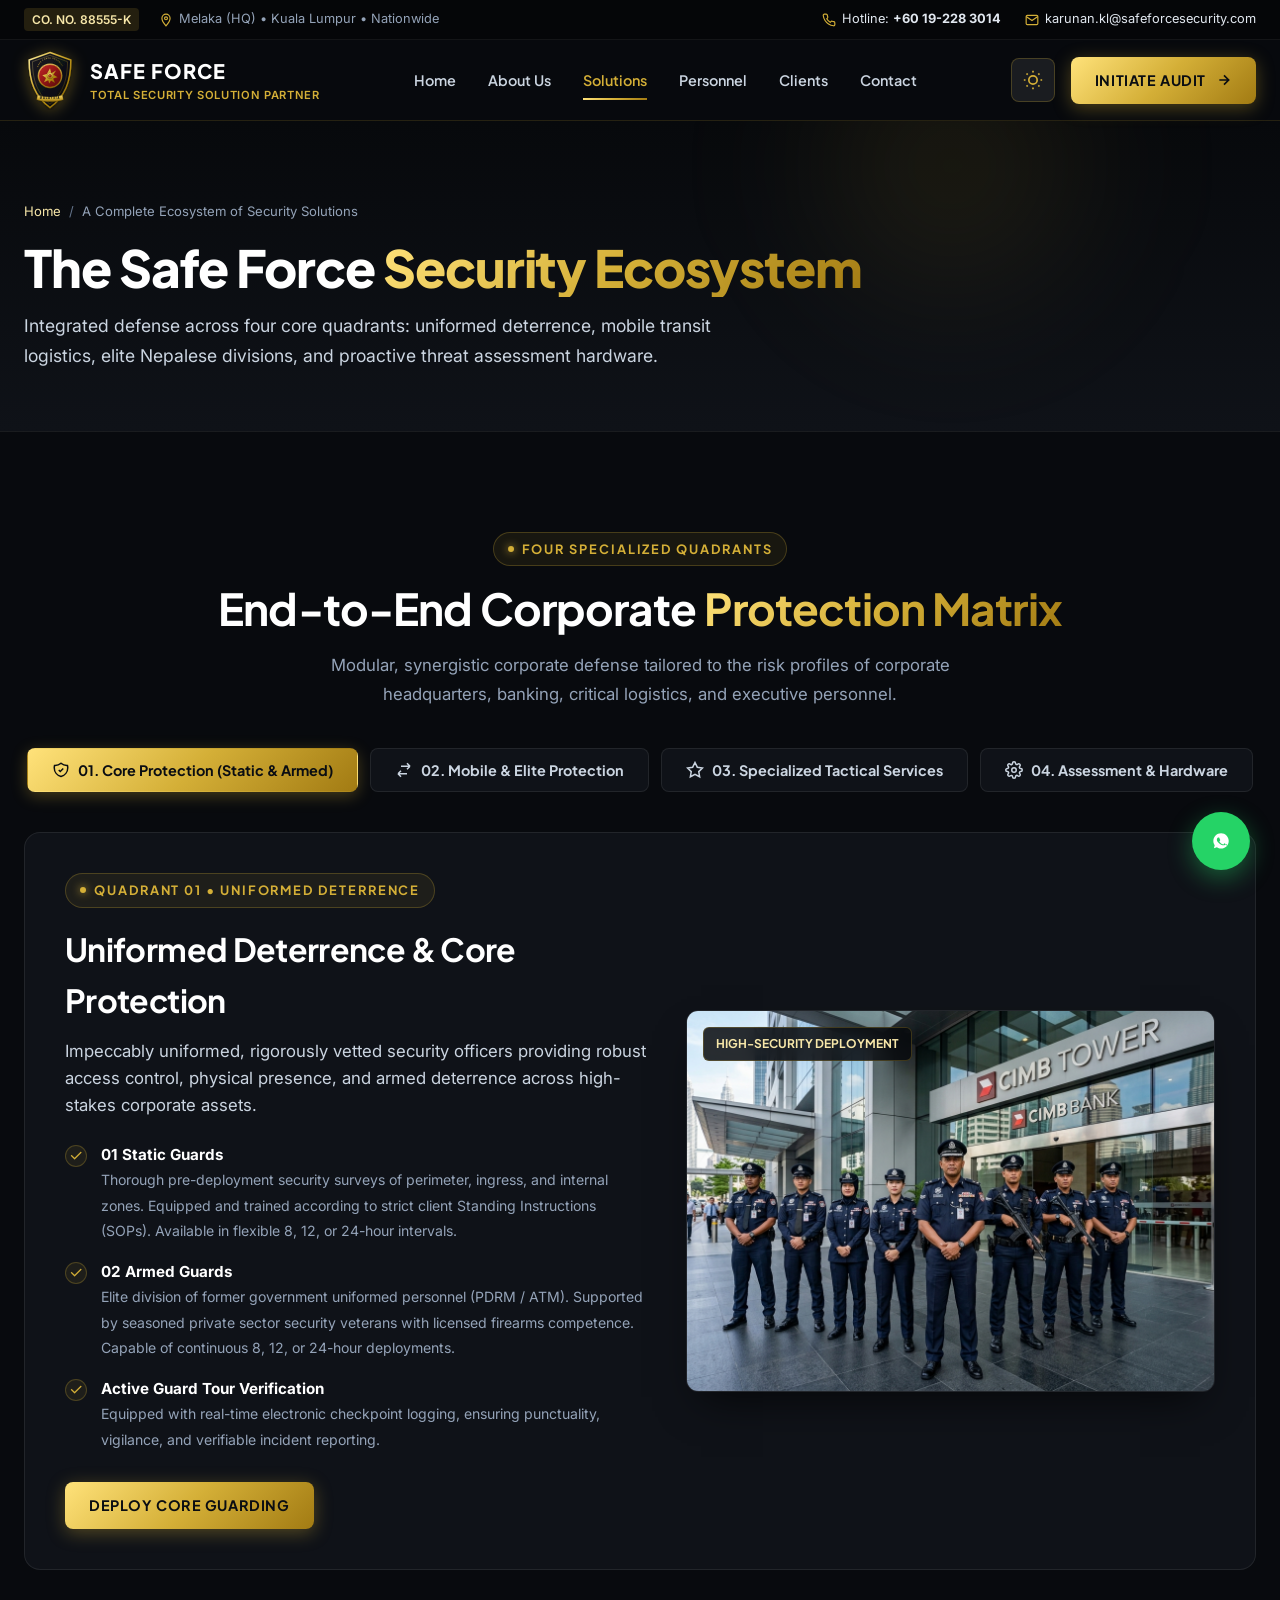
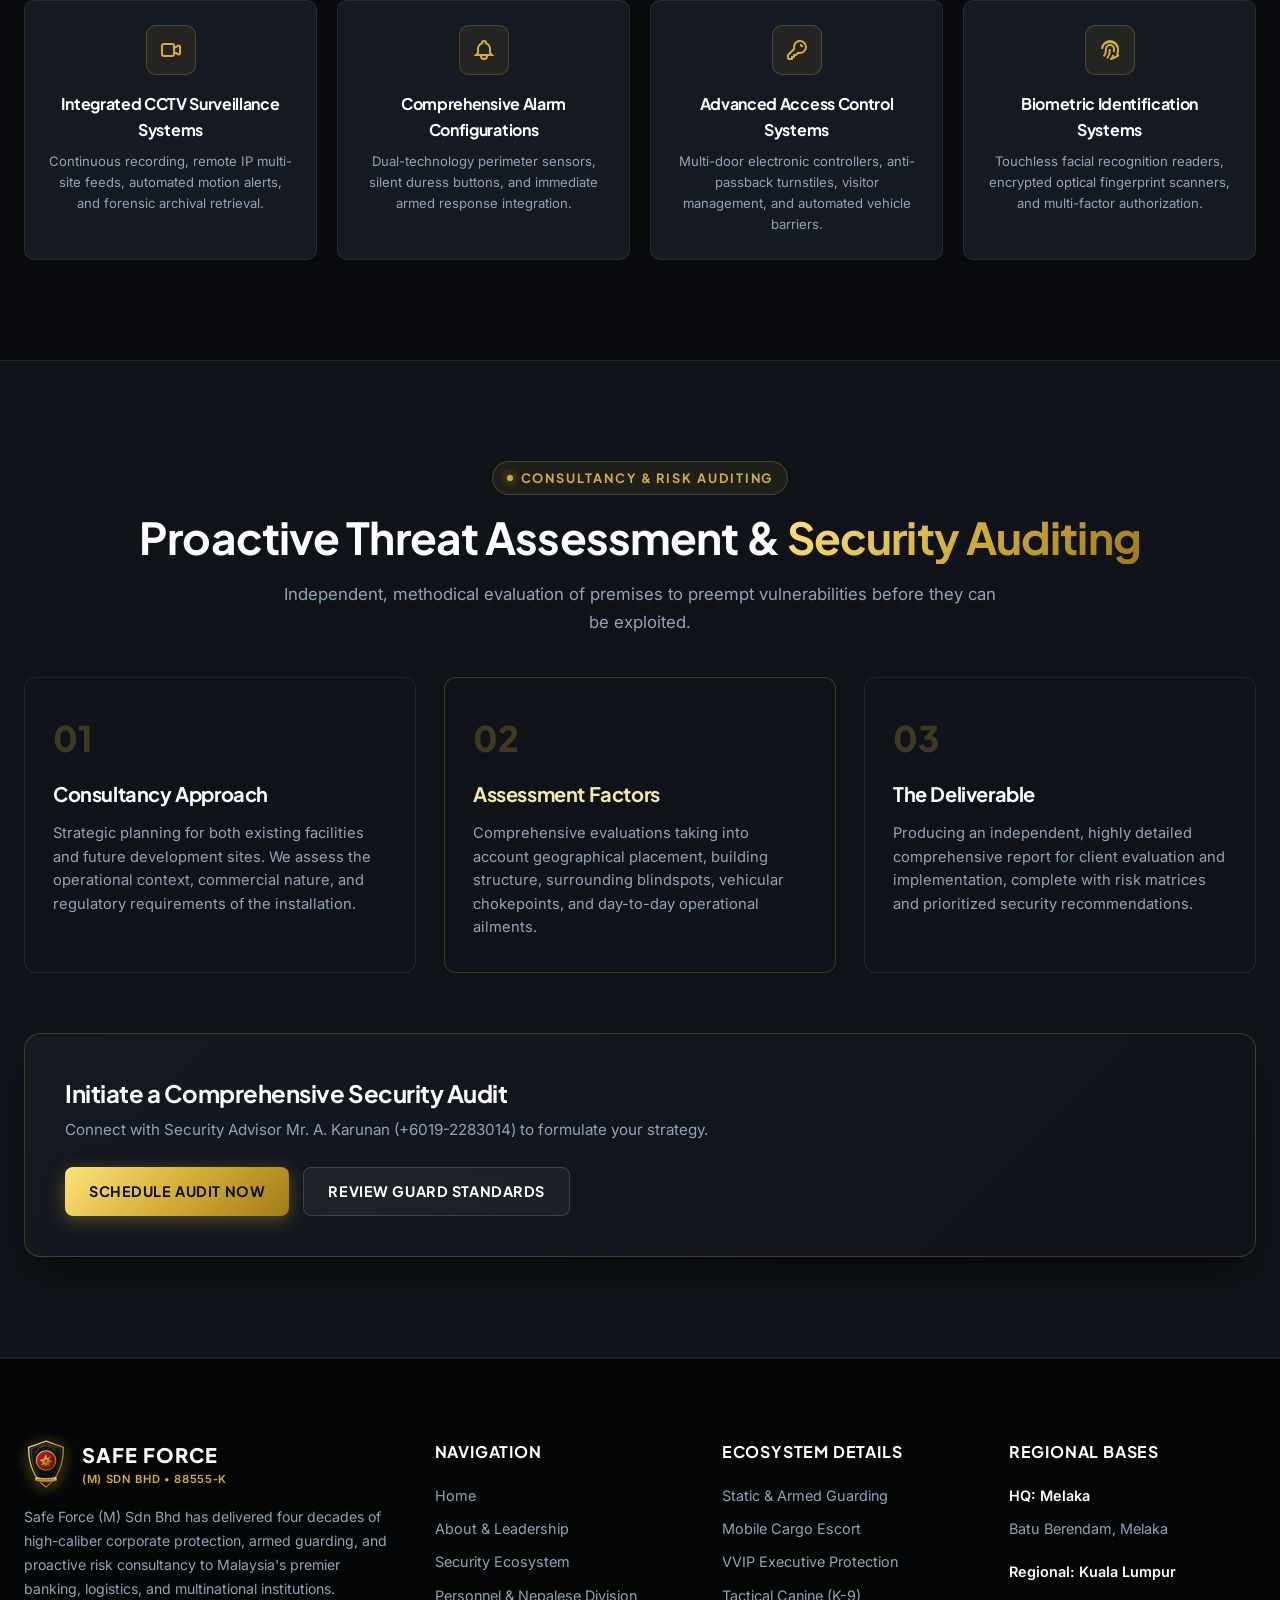
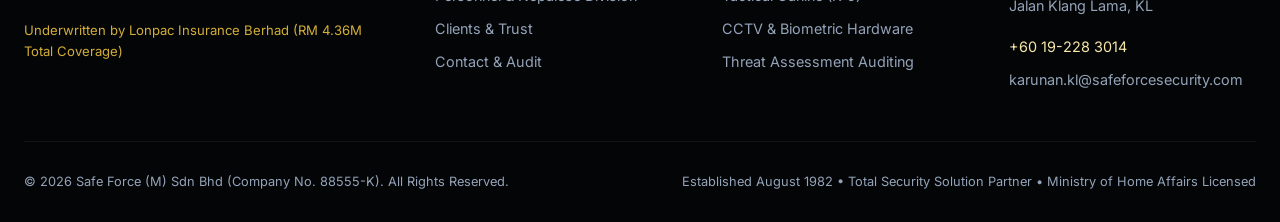
<file: services.html>
<!DOCTYPE html>
<html lang="en">
<head>
  <meta charset="UTF-8">
  <meta name="viewport" content="width=device-width, initial-scale=1.0">
  <title>Security Solutions & Ecosystem | Safe Force (M) Sdn Bhd</title>
  <meta name="description" content="Explore Safe Force's complete 4-quadrant security ecosystem: static and armed guards, mobile cargo escorts, VVIP protection, K-9 tactical units, and proactive security auditing.">
  <link rel="stylesheet" href="styles.css">
  <link rel="icon" type="image/svg+xml" href="assets/images/safeforce_logo.svg">
  <script>
    (function() {
      const theme = localStorage.getItem('safeforce-theme') || 'dark';
      document.documentElement.setAttribute('data-theme', theme);
    })();
  </script>
</head>
<body>

  <!-- Top Utility Bar -->
  <div class="top-bar">
    <div class="container top-bar-inner">
      <div class="top-bar-meta">
        <div class="top-bar-item">
          <span class="top-bar-badge">CO. NO. 88555-K</span>
        </div>
        <div class="top-bar-item">
          <svg width="14" height="14" fill="none" stroke="currentColor" stroke-width="2" viewBox="0 0 24 24"><path d="M12 2C8.13 2 5 5.13 5 9c0 5.25 7 13 7 13s7-7.75 7-13c0-3.87-3.13-7-7-7z"/><circle cx="12" cy="9" r="2.5"/></svg>
          <span>Melaka (HQ) &bull; Kuala Lumpur &bull; Nationwide</span>
        </div>
      </div>
      <div class="top-bar-contact">
        <div class="top-bar-item">
          <svg width="14" height="14" fill="none" stroke="currentColor" stroke-width="2" viewBox="0 0 24 24"><path d="M22 16.92v3a2 2 0 01-2.18 2 19.79 19.79 0 01-8.63-3.07 19.5 19.5 0 01-6-6 19.79 19.79 0 01-3.07-8.67A2 2 0 014.11 2h3a2 2 0 012 1.72 12.84 12.84 0 00.7 2.81 2 2 0 01-.45 2.11L8.09 9.91a16 16 0 006 6l1.27-1.27a2 2 0 012.11-.45 12.84 12.84 0 002.81.7A2 2 0 0122 16.92z"/></svg>
          <a href="tel:+60192283014">Hotline: <strong>+60 19-228 3014</strong></a>
        </div>
        <div class="top-bar-item">
          <svg width="14" height="14" fill="none" stroke="currentColor" stroke-width="2" viewBox="0 0 24 24"><path d="M4 4h16c1.1 0 2 .9 2 2v12c0 1.1-.9 2-2 2H4c-1.1 0-2-.9-2-2V6c0-1.1.9-2 2-2z"/><polyline points="22,6 12,13 2,6"/></svg>
          <a href="mailto:karunan.kl@safeforcesecurity.com">karunan.kl@safeforcesecurity.com</a>
        </div>
      </div>
    </div>
  </div>

  <!-- Primary Header -->
  <header class="main-header" id="navbar">
    <div class="container navbar">
      <a href="index.html" class="brand-logo" aria-label="Safe Force Homepage">
        <img src="assets/images/safeforce_logo.svg" alt="Safe Force Emblem" class="logo-shield">
        <div class="brand-text">
          <span class="brand-name">SAFE FORCE</span>
          <span class="brand-sub">TOTAL SECURITY SOLUTION PARTNER</span>
        </div>
      </a>

      <nav class="nav-menu" id="navMenu">
        <a href="index.html" class="nav-link">Home</a>
        <a href="about.html" class="nav-link">About Us</a>
        <a href="services.html" class="nav-link active">Solutions</a>
        <a href="personnel.html" class="nav-link">Personnel</a>
        <a href="clients.html" class="nav-link">Clients</a>
        <a href="contact.html" class="nav-link">Contact</a>
        <a href="contact.html" class="btn btn-primary mobile-menu-cta">Initiate Security Audit</a>
      </nav>

      <div class="nav-actions">
        <!-- Theme Toggle Button -->
        <button class="theme-toggle-btn" id="themeToggle" aria-label="Toggle light or dark theme" title="Toggle Light/Dark Theme">
          <svg class="sun-icon" width="20" height="20" fill="none" stroke="currentColor" stroke-width="2" viewBox="0 0 24 24">
            <circle cx="12" cy="12" r="5"/>
            <path d="M12 1v2M12 21v2M4.22 4.22l1.42 1.42M18.36 18.36l1.42 1.42M1 12h2M21 12h2M4.22 19.78l1.42-1.42M18.36 5.64l1.42-1.42"/>
          </svg>
          <svg class="moon-icon" width="20" height="20" fill="none" stroke="currentColor" stroke-width="2" viewBox="0 0 24 24">
            <path d="M21 12.79A9 9 0 1111.21 3 7 7 0 0021 12.79z"/>
          </svg>
        </button>

        <a href="contact.html" class="btn btn-primary">
          <span>Initiate Audit</span>
          <svg width="16" height="16" fill="none" stroke="currentColor" stroke-width="2.5" viewBox="0 0 24 24"><path d="M5 12h14M12 5l7 7-7 7"/></svg>
        </a>
        <button class="mobile-toggle" id="mobileToggle" aria-label="Toggle navigation menu">
          <svg width="24" height="24" fill="none" stroke="currentColor" stroke-width="2" viewBox="0 0 24 24"><path d="M4 6h16M4 12h16M4 18h16"/></svg>
        </button>
      </div>
    </div>
  </header>

  <!-- Page Banner -->
  <div class="page-header">
    <div class="container">
      <div class="breadcrumbs">
        <a href="index.html">Home</a>
        <span class="separator">/</span>
        <span>A Complete Ecosystem of Security Solutions</span>
      </div>
      <h1 class="page-header-title">The Safe Force <span class="gold-text">Security Ecosystem</span></h1>
      <p class="page-header-desc">
        Integrated defense across four core quadrants: uniformed deterrence, mobile transit logistics, elite Nepalese divisions, and proactive threat assessment hardware.
      </p>
    </div>
  </div>

  <!-- Section: Four Quadrants Detailed Showcase (Slide 6, 7, 8, 9) -->
  <section class="section" id="quadrants">
    <div class="container">
      <div class="center-text">
        <span class="section-tag">Four Specialized Quadrants</span>
        <h2 class="section-title">End-to-End Corporate <span class="gold-text">Protection Matrix</span></h2>
        <p class="section-desc center-text">
          Modular, synergistic corporate defense tailored to the risk profiles of corporate headquarters, banking, critical logistics, and executive personnel.
        </p>
      </div>

      <!-- Solution Tabs -->
      <div class="ecosystem-tabs">
        <button class="tab-btn active" data-target="quad1">
          <svg width="18" height="18" fill="none" stroke="currentColor" stroke-width="2" viewBox="0 0 24 24"><path d="M9 12l2 2 4-4m5.618-4.016A11.955 11.955 0 0112 2.944a11.955 11.955 0 01-8.618 3.04A12.02 12.02 0 003 9c0 5.591 3.824 10.29 9 11.622 5.176-1.332 9-6.03 9-11.622 0-1.042-.133-2.052-.382-3.016z"/></svg>
          <span>01. Core Protection (Static & Armed)</span>
        </button>
        <button class="tab-btn" data-target="quad2">
          <svg width="18" height="18" fill="none" stroke="currentColor" stroke-width="2" viewBox="0 0 24 24"><path d="M8 7h12m0 0l-4-4m4 4l-4 4m0 6H4m0 0l4 4m-4-4l4-4"/></svg>
          <span>02. Mobile & Elite Protection</span>
        </button>
        <button class="tab-btn" data-target="quad3">
          <svg width="18" height="18" fill="none" stroke="currentColor" stroke-width="2" viewBox="0 0 24 24"><polygon points="12 2 15.09 8.26 22 9.27 17 14.14 18.18 21.02 12 17.77 5.82 21.02 7 14.14 2 9.27 8.91 8.26 12 2"/></svg>
          <span>03. Specialized Tactical Services</span>
        </button>
        <button class="tab-btn" data-target="quad4">
          <svg width="18" height="18" fill="none" stroke="currentColor" stroke-width="2" viewBox="0 0 24 24"><circle cx="12" cy="12" r="3"/><path d="M19.4 15a1.65 1.65 0 00.33 1.82l.06.06a2 2 0 010 2.83 2 2 0 01-2.83 0l-.06-.06a1.65 1.65 0 00-1.82-.33 1.65 1.65 0 00-1 1.51V21a2 2 0 01-2 2 2 2 0 01-2-2v-.09A1.65 1.65 0 009 19.4a1.65 1.65 0 00-1.82.33l-.06.06a2 2 0 01-2.83 0 2 2 0 010-2.83l.06-.06a1.65 1.65 0 00.33-1.82 1.65 1.65 0 00-1.51-1H3a2 2 0 01-2-2 2 2 0 012-2h.09A1.65 1.65 0 004.6 9a1.65 1.65 0 00-.33-1.82l-.06-.06a2 2 0 010-2.83 2 2 0 012.83 0l.06.06a1.65 1.65 0 001.82.33H9a1.65 1.65 0 001-1.51V3a2 2 0 012-2 2 2 0 012 2v.09a1.65 1.65 0 001 1.51 1.65 1.65 0 001.82-.33l.06-.06a2 2 0 012.83 0 2 2 0 010 2.83l-.06.06a1.65 1.65 0 00-.33 1.82V9a1.65 1.65 0 001.51 1H21a2 2 0 012 2 2 2 0 01-2 2h-.09a1.65 1.65 0 00-1.51 1z"/></svg>
          <span>04. Assessment & Hardware</span>
        </button>
      </div>

      <!-- Solutions Panels -->
      <div class="solutions-container">
        
        <!-- Panel 1: Core Protection (Slide 7) -->
        <div class="solution-panel active" id="quad1">
          <div class="solution-showcase-grid">
            <div class="solution-info">
              <span class="section-tag">Quadrant 01 &bull; Uniformed Deterrence</span>
              <h3>Uniformed Deterrence & Core Protection</h3>
              <p class="solution-lead">
                Impeccably uniformed, rigorously vetted security officers providing robust access control, physical presence, and armed deterrence across high-stakes corporate assets.
              </p>
              
              <div class="features-list">
                <div class="feature-item">
                  <div class="feature-check">&#10003;</div>
                  <div>
                    <strong>01 Static Guards</strong>
                    <span>Thorough pre-deployment security surveys of perimeter, ingress, and internal zones. Equipped and trained according to strict client Standing Instructions (SOPs). Available in flexible 8, 12, or 24-hour intervals.</span>
                  </div>
                </div>
                <div class="feature-item">
                  <div class="feature-check">&#10003;</div>
                  <div>
                    <strong>02 Armed Guards</strong>
                    <span>Elite division of former government uniformed personnel (PDRM / ATM). Supported by seasoned private sector security veterans with licensed firearms competence. Capable of continuous 8, 12, or 24-hour deployments.</span>
                  </div>
                </div>
                <div class="feature-item">
                  <div class="feature-check">&#10003;</div>
                  <div>
                    <strong>Active Guard Tour Verification</strong>
                    <span>Equipped with real-time electronic checkpoint logging, ensuring punctuality, vigilance, and verifiable incident reporting.</span>
                  </div>
                </div>
              </div>

              <a href="contact.html" class="btn btn-primary">Deploy Core Guarding</a>
            </div>

            <div class="solution-image-box">
              <span class="solution-badge">High-Security Deployment</span>
              <img src="assets/images/guards_patrol.jpg" alt="Safe Force Armed Guards and Security Squad at Corporate Bank Facility">
            </div>
          </div>
        </div>

        <!-- Panel 2: Mobile & Elite Transit (Slide 8) -->
        <div class="solution-panel" id="quad2">
          <div class="solution-showcase-grid">
            <div class="solution-info">
              <span class="section-tag">Quadrant 02 &bull; High-Value Transit</span>
              <h3>Securing High-Value Transit & Executive Movements</h3>
              <p class="solution-lead">
                Specialized logistics safeguarding precious metals, sensitive electronics, currencies, and visiting executive delegations across Malaysia's road networks.
              </p>
              
              <div class="features-list">
                <div class="feature-item">
                  <div class="feature-check">&#10003;</div>
                  <div>
                    <strong>Mobile Armed & Unarmed Escorts</strong>
                    <span>Maximum protection for valuable cargo in transit. Strictly enforced systematic procedures to ensure safe Point A to Point B movement across interstate highways and metropolitan arteries.</span>
                  </div>
                </div>
                <div class="feature-item">
                  <div class="feature-check">&#10003;</div>
                  <div>
                    <strong>Independent Auditing Without Prejudice</strong>
                    <span>Services include independent auditing of mobile escorts without prejudice to benchmark operational compliance, identify potential ambush choke-points, and refine convoy maneuvers.</span>
                  </div>
                </div>
                <div class="feature-item">
                  <div class="feature-check">&#10003;</div>
                  <div>
                    <strong>VVIP Executive Protection (Close Protection Officers)</strong>
                    <span>Comprehensive coverage for visiting executives. End-to-end security from point of entry (airport tarmac reception) to point of departure. Strict compliance with executive schedules and sensitive itineraries.</span>
                  </div>
                </div>
              </div>

              <a href="contact.html" class="btn btn-primary">Book Transit Escort</a>
            </div>

            <div class="solution-image-box">
              <span class="solution-badge">VVIP Executive Convoy</span>
              <img src="assets/images/vvip_escort.jpg" alt="Safe Force VVIP Executive Protection Convoy in Kuala Lumpur">
            </div>
          </div>
        </div>

        <!-- Panel 3: Tactical & Nepalese (Slide 6 & 12) -->
        <div class="solution-panel" id="quad3">
          <div class="solution-showcase-grid">
            <div class="solution-info">
              <span class="section-tag">Quadrant 03 &bull; Tactical Force</span>
              <h3>Specialized Tactical Services & K-9 Units</h3>
              <p class="solution-lead">
                Combat-trained tactical personnel and specialized animal handling units for high-risk industrial facilities, bounded ports, and secure storage yards.
              </p>
              
              <div class="features-list">
                <div class="feature-item">
                  <div class="feature-check">&#10003;</div>
                  <div>
                    <strong>Canine (K-9) Tactical Units</strong>
                    <span>Certified patrol dogs and handler pairs for perimeter intrusion deterrence, large warehouse complexes, narcotics and contraband interdiction.</span>
                  </div>
                </div>
                <div class="feature-item">
                  <div class="feature-check">&#10003;</div>
                  <div>
                    <strong>High-Value Cargo Defense</strong>
                    <span>Tactical squads trained in cargo containment, access denial, and rapid perimeter cordoning during off-loading and staging.</span>
                  </div>
                </div>
                <div class="feature-item">
                  <div class="feature-check">&#10003;</div>
                  <div>
                    <strong>The Nepalese Elite Force</strong>
                    <span>Specialized squads requiring a mandatory minimum of 5 years active service in the Nepal Army, deployed for high-discipline static defense.</span>
                  </div>
                </div>
              </div>

              <a href="personnel.html" class="btn btn-primary">Explore Nepalese Standards</a>
            </div>

            <div class="solution-image-box">
              <span class="solution-badge">Tactical & K-9 Units</span>
              <img src="assets/images/guards_patrol.jpg" alt="Safe Force Nepalese and Armed Guard Specialists">
            </div>
          </div>
        </div>

        <!-- Panel 4: Hardware & Assessment (Slide 9 & 10) -->
        <div class="solution-panel" id="quad4">
          <div class="solution-showcase-grid">
            <div class="solution-info">
              <span class="section-tag">Quadrant 04 &bull; Smart Systems</span>
              <h3>Integrated Security Hardware & Digital Surveillance</h3>
              <p class="solution-lead">
                Comprehensive, customizable systems geared to specific client demands, creating an impenetrable surveillance perimeter.
              </p>
              
              <div class="features-list">
                <div class="feature-item">
                  <div class="feature-check">&#10003;</div>
                  <div>
                    <strong>Integrated CCTV Surveillance Systems</strong>
                    <span>Ultra-HD IP cameras, thermal imaging, night-vision perimeter arrays, and remote central command feed relays.</span>
                  </div>
                </div>
                <div class="feature-item">
                  <div class="feature-check">&#10003;</div>
                  <div>
                    <strong>Comprehensive Alarm Configurations</strong>
                    <span>Perimeter infrared intrusion sensors, motion detection, and immediate central alarm dispatch connections.</span>
                  </div>
                </div>
                <div class="feature-item">
                  <div class="feature-check">&#10003;</div>
                  <div>
                    <strong>Advanced Access Control & Biometrics</strong>
                    <span>Contactless facial recognition, smart speed-gates, fingerprint scanners, and cryptographic badge access for critical data vaults.</span>
                  </div>
                </div>
              </div>

              <a href="#audit-protocol" class="btn btn-primary">Review Audit Protocol</a>
            </div>

            <div class="solution-image-box">
              <span class="solution-badge">Hardware Ecosystem</span>
              <img src="assets/images/hero_executive.jpg" alt="Safe Force Security Command and Surveillance Technology">
            </div>
          </div>
        </div>

      </div>

      <!-- Slide 9 Hardware Ecosystem Cards -->
      <div class="hardware-grid">
        <div class="hardware-card">
          <div class="hardware-icon">
            <svg width="24" height="24" fill="none" stroke="currentColor" stroke-width="2" viewBox="0 0 24 24"><path d="M15 10l4.553-2.276A1 1 0 0121 8.618v6.764a1 1 0 01-1.447.894L15 14M5 18h8a2 2 0 002-2V8a2 2 0 00-2-2H5a2 2 0 00-2 2v8a2 2 0 002 2z"/></svg>
          </div>
          <h4>Integrated CCTV Surveillance Systems</h4>
          <p>Continuous recording, remote IP multi-site feeds, automated motion alerts, and forensic archival retrieval.</p>
        </div>

        <div class="hardware-card">
          <div class="hardware-icon">
            <svg width="24" height="24" fill="none" stroke="currentColor" stroke-width="2" viewBox="0 0 24 24"><path d="M15 17h5l-1.405-1.405A2.032 2.032 0 0118 14.158V11a6.002 6.002 0 00-4-5.659V5a2 2 0 10-4 0v.341C7.67 6.165 6 8.388 6 11v3.159c0 .538-.214 1.055-.595 1.436L4 17h5m6 0v1a3 3 0 11-6 0v-1m6 0H9"/></svg>
          </div>
          <h4>Comprehensive Alarm Configurations</h4>
          <p>Dual-technology perimeter sensors, silent duress buttons, and immediate armed response integration.</p>
        </div>

        <div class="hardware-card">
          <div class="hardware-icon">
            <svg width="24" height="24" fill="none" stroke="currentColor" stroke-width="2" viewBox="0 0 24 24"><path d="M15 7a2 2 0 012 2m4 0a6 6 0 01-7.743 5.743L11 17H9v2H7v2H4a1 1 0 01-1-1v-2.586a1 1 0 01.293-.707l5.964-5.964A6 6 0 1121 9z"/></svg>
          </div>
          <h4>Advanced Access Control Systems</h4>
          <p>Multi-door electronic controllers, anti-passback turnstiles, visitor management, and automated vehicle barriers.</p>
        </div>

        <div class="hardware-card">
          <div class="hardware-icon">
            <svg width="24" height="24" fill="none" stroke="currentColor" stroke-width="2" viewBox="0 0 24 24"><path d="M12 11c0 3.517-1.009 6.799-2.753 9.571m-3.44-2.04l.054-.09A13.916 13.916 0 008 11a4 4 0 118 0c0 1.017-.07 2.019-.203 3m-2.118 6.844A21.88 21.88 0 0015.171 17m3.839 1.132c.645-2.266.99-4.659.99-7.132A8 8 0 004 11m0 0a8.003 8.003 0 0115.357-2m1.528 8.163A21.904 21.904 0 0112 21"/></svg>
          </div>
          <h4>Biometric Identification Systems</h4>
          <p>Touchless facial recognition readers, encrypted optical fingerprint scanners, and multi-factor authorization.</p>
        </div>
      </div>
    </div>
  </section>

  <!-- Section: Proactive Threat Assessment & Auditing (Slide 10) -->
  <section class="section section-alt" id="audit-protocol">
    <div class="container">
      <div class="center-text">
        <span class="section-tag">Consultancy & Risk Auditing</span>
        <h2 class="section-title">Proactive Threat Assessment & <span class="gold-text">Security Auditing</span></h2>
        <p class="section-desc center-text">
          Independent, methodical evaluation of premises to preempt vulnerabilities before they can be exploited.
        </p>
      </div>

      <div class="audit-flow-grid">
        <!-- Step 1 -->
        <div class="audit-card">
          <div class="audit-step-no">01</div>
          <h3>Consultancy Approach</h3>
          <p>
            Strategic planning for both existing facilities and future development sites. We assess the operational context, commercial nature, and regulatory requirements of the installation.
          </p>
        </div>

        <!-- Step 2 -->
        <div class="audit-card" style="border-color: var(--gold-border);">
          <div class="audit-step-no">02</div>
          <h3 style="color: var(--gold-light);">Assessment Factors</h3>
          <p>
            Comprehensive evaluations taking into account geographical placement, building structure, surrounding blindspots, vehicular chokepoints, and day-to-day operational ailments.
          </p>
        </div>

        <!-- Step 3 -->
        <div class="audit-card">
          <div class="audit-step-no">03</div>
          <h3>The Deliverable</h3>
          <p>
            Producing an independent, highly detailed comprehensive report for client evaluation and implementation, complete with risk matrices and prioritized security recommendations.
          </p>
        </div>
      </div>

      <!-- Action Banner -->
      <div class="cta-banner-strip">
        <div>
          <h3 style="font-size: 1.5rem; color: #FFFFFF; margin-bottom: 6px;">Initiate a Comprehensive Security Audit</h3>
          <p style="color: var(--slate-400); font-size: 0.95rem;">Connect with Security Advisor Mr. A. Karunan (+6019-2283014) to formulate your strategy.</p>
        </div>
        <div style="display: flex; gap: 14px;">
          <a href="contact.html" class="btn btn-primary">Schedule Audit Now</a>
          <a href="personnel.html" class="btn btn-secondary">Review Guard Standards</a>
        </div>
      </div>
    </div>
  </section>

  <!-- Footer -->
  <footer class="main-footer">
    <div class="container">
      <div class="footer-top">
        <div>
          <div class="brand-logo" style="margin-bottom: 12px;">
            <img src="assets/images/safeforce_logo.svg" alt="Safe Force Emblem" class="logo-shield" style="width: 44px; height: 50px;">
            <div class="brand-text">
              <span class="brand-name">SAFE FORCE</span>
              <span class="brand-sub">(M) SDN BHD &bull; 88555-K</span>
            </div>
          </div>
          <p class="footer-brand-desc">
            Safe Force (M) Sdn Bhd has delivered four decades of high-caliber corporate protection, armed guarding, and proactive risk consultancy to Malaysia's premier banking, logistics, and multinational institutions.
          </p>
          <div style="font-size: 0.82rem; color: var(--gold-primary);">
            Underwritten by Lonpac Insurance Berhad (RM 4.36M Total Coverage)
          </div>
        </div>

        <div class="footer-col">
          <h4>Navigation</h4>
          <div class="footer-links">
            <a href="index.html">Home</a>
            <a href="about.html">About & Leadership</a>
            <a href="services.html">Security Ecosystem</a>
            <a href="personnel.html">Personnel & Nepalese Division</a>
            <a href="clients.html">Clients & Trust</a>
            <a href="contact.html">Contact & Audit</a>
          </div>
        </div>

        <div class="footer-col">
          <h4>Ecosystem Details</h4>
          <div class="footer-links">
            <a href="#quad1">Static & Armed Guarding</a>
            <a href="#quad2">Mobile Cargo Escort</a>
            <a href="#quad2">VVIP Executive Protection</a>
            <a href="#quad3">Tactical Canine (K-9)</a>
            <a href="#quad4">CCTV & Biometric Hardware</a>
            <a href="#audit-protocol">Threat Assessment Auditing</a>
          </div>
        </div>

        <div class="footer-col">
          <h4>Regional Bases</h4>
          <div class="footer-links">
            <span style="color: #FFFFFF; font-weight: 600;">HQ: Melaka</span>
            <span>Batu Berendam, Melaka</span>
            <span style="color: #FFFFFF; font-weight: 600; margin-top: 10px;">Regional: Kuala Lumpur</span>
            <span>Jalan Klang Lama, KL</span>
            <a href="tel:+60192283014" style="color: var(--gold-light); margin-top: 8px;">+60 19-228 3014</a>
            <a href="mailto:karunan.kl@safeforcesecurity.com">karunan.kl@safeforcesecurity.com</a>
          </div>
        </div>
      </div>

      <div class="footer-bottom">
        <div>
          &copy; <span class="currentYear">2026</span> Safe Force (M) Sdn Bhd (Company No. 88555-K). All Rights Reserved.
        </div>
        <div>
          Established August 1982 &bull; Total Security Solution Partner &bull; Ministry of Home Affairs Licensed
        </div>
      </div>
    </div>
  </footer>

  <!-- WhatsApp Floating Action -->
  <a href="https://wa.me/60192283014?text=Hello%20Safe%20Force,%20I%20would%20like%20to%20inquire%20about%20your%20security%20solutions." target="_blank" class="floating-whatsapp" aria-label="WhatsApp Safe Force">
    <svg width="32" height="32" fill="currentColor" viewBox="0 0 24 24"><path d="M12.031 6.172c-3.181 0-5.767 2.586-5.768 5.766-.001 1.298.38 2.27 1.019 3.287l-.582 2.128 2.182-.573c.978.58 1.911.928 3.145.929 3.178 0 5.767-2.587 5.768-5.766.001-3.187-2.575-5.77-5.764-5.771zm3.392 8.244c-.144.405-.837.774-1.17.824-.312.045-.694.062-1.12-.075-.27-.087-.624-.22-1.077-.42-.907-.4-1.782-1.118-2.45-1.954-.42-.525-.718-1.11-.718-1.748 0-.85.452-1.28.618-1.455.166-.176.368-.22.493-.22.124 0 .25.002.359.007.115.006.269-.043.42.321.157.377.534 1.303.58 1.398.047.095.078.207.016.33-.063.125-.094.202-.188.312-.094.11-.197.246-.282.33-.094.094-.193.197-.083.385.11.189.489.807 1.05 1.306.721.642 1.328.841 1.517.935.188.094.298.079.407-.047.11-.125.47-.547.595-.735.125-.188.25-.157.422-.094.172.062 1.096.516 1.284.61.188.094.313.141.359.22.047.078.047.452-.097.857z"/></svg>
  </a>

  <script src="app.js"></script>
</body>
</html>
</file>
<file: styles.css>
/* ==========================================================================
   SAFE FORCE (M) SDN BHD - OFFICIAL CORPORATE PORTAL
   Design System & Professional Security Stylesheet
   ========================================================================== */

@import url('https://fonts.googleapis.com/css2?family=Plus+Jakarta+Sans:wght@300;400;500;600;700;800&family=Inter:wght@300;400;500;600;700&display=swap');

:root {
  /* Color Palette */
  --gold-primary: #D4AF37;
  --gold-light: #F7E7A9;
  --gold-bright: #F59E0B;
  --gold-dark: #9A7B1C;
  --gold-gradient: linear-gradient(135deg, #FFE27A 0%, #D4AF37 50%, #A27B13 100%);
  --gold-soft-bg: rgba(212, 175, 55, 0.08);
  --gold-border: rgba(212, 175, 55, 0.25);
  --gold-glow: 0 0 25px rgba(212, 175, 55, 0.2);

  --obsidian-950: #080A0E;
  --obsidian-900: #0F1218;
  --obsidian-850: #151922;
  --obsidian-800: #1C222E;
  --obsidian-700: #293242;
  
  --slate-50: #F8FAFC;
  --slate-100: #F1F5F9;
  --slate-200: #E2E8F0;
  --slate-300: #CBD5E1;
  --slate-400: #94A3B8;
  --slate-500: #64748B;
  --slate-800: #1E293B;

  --navy-accent: #0A192F;
  --card-glass: rgba(15, 18, 24, 0.85);
  --card-border: rgba(255, 255, 255, 0.08);

  /* Fonts */
  --font-heading: 'Plus Jakarta Sans', -apple-system, BlinkMacSystemFont, 'Segoe UI', Roboto, sans-serif;
  --font-body: 'Inter', -apple-system, BlinkMacSystemFont, 'Segoe UI', Roboto, sans-serif;

  /* Transitions & Shadows */
  --transition-fast: 0.2s cubic-bezier(0.16, 1, 0.3, 1);
  --transition-smooth: 0.35s cubic-bezier(0.16, 1, 0.3, 1);
  --shadow-elevation: 0 20px 40px -15px rgba(0, 0, 0, 0.7);
  --shadow-card: 0 10px 30px rgba(0, 0, 0, 0.4);
}

/* Base Resets */
*, *::before, *::after {
  box-sizing: border-box;
  margin: 0;
  padding: 0;
}

html {
  scroll-behavior: smooth;
  font-size: 16px;
  background-color: var(--obsidian-950);
  color: var(--slate-100);
}

body {
  font-family: var(--font-body);
  line-height: 1.6;
  background-color: var(--obsidian-950);
  color: var(--slate-200);
  overflow-x: hidden;
  -webkit-font-smoothing: antialiased;
}

a {
  color: inherit;
  text-decoration: none;
}

ul {
  list-style: none;
}

img {
  max-width: 100%;
  height: auto;
  display: block;
}

.container {
  width: 100%;
  max-width: 1280px;
  margin: 0 auto;
  padding: 0 24px;
}

/* Typography Utilities */
h1, h2, h3, h4, h5, h6 {
  font-family: var(--font-heading);
  font-weight: 700;
  color: #FFFFFF;
  letter-spacing: -0.02em;
}

.gold-text {
  background: var(--gold-gradient);
  -webkit-background-clip: text;
  -webkit-text-fill-color: transparent;
  display: inline-block;
}

.section-tag {
  display: inline-flex;
  align-items: center;
  gap: 8px;
  font-family: var(--font-heading);
  font-size: 0.8rem;
  font-weight: 700;
  text-transform: uppercase;
  letter-spacing: 0.15em;
  color: var(--gold-primary);
  background: var(--gold-soft-bg);
  border: 1px solid var(--gold-border);
  padding: 6px 14px;
  border-radius: 999px;
  margin-bottom: 16px;
}

.section-tag::before {
  content: '';
  width: 6px;
  height: 6px;
  border-radius: 50%;
  background: var(--gold-primary);
  box-shadow: 0 0 8px var(--gold-primary);
}

.section-title {
  font-size: clamp(2rem, 3.5vw, 2.75rem);
  line-height: 1.2;
  margin-bottom: 16px;
}

.section-desc {
  font-size: 1.05rem;
  color: var(--slate-400);
  max-width: 720px;
  line-height: 1.7;
}

.center-text {
  text-align: center;
  margin-left: auto;
  margin-right: auto;
}

/* Section Spacing */
.section {
  padding: 100px 0;
  position: relative;
}

.section-alt {
  background: var(--obsidian-900);
  border-top: 1px solid var(--card-border);
  border-bottom: 1px solid var(--card-border);
}

/* Top Utility Bar */
.top-bar {
  background: #050608;
  border-bottom: 1px solid rgba(255, 255, 255, 0.06);
  font-size: 0.8rem;
  padding: 8px 0;
  color: var(--slate-400);
}

.top-bar-inner {
  display: flex;
  justify-content: space-between;
  align-items: center;
  flex-wrap: wrap;
  gap: 12px;
}

.top-bar-meta {
  display: flex;
  align-items: center;
  gap: 20px;
}

.top-bar-item {
  display: flex;
  align-items: center;
  gap: 6px;
}

.top-bar-item svg {
  color: var(--gold-primary);
}

.top-bar-contact {
  display: flex;
  align-items: center;
  gap: 24px;
}

.top-bar-contact a {
  color: var(--slate-200);
  transition: color var(--transition-fast);
}

.top-bar-contact a:hover {
  color: var(--gold-light);
}

.top-bar-badge {
  background: rgba(212, 175, 55, 0.15);
  color: var(--gold-light);
  padding: 2px 8px;
  border-radius: 4px;
  font-weight: 600;
  font-size: 0.75rem;
}

/* Header & Navigation */
.main-header {
  position: sticky;
  top: 0;
  z-index: 1000;
  background: rgba(8, 10, 14, 0.92);
  backdrop-filter: blur(16px);
  -webkit-backdrop-filter: blur(16px);
  border-bottom: 1px solid rgba(212, 175, 55, 0.15);
  transition: all var(--transition-smooth);
}

.main-header.scrolled {
  background: rgba(8, 10, 14, 0.98);
  box-shadow: 0 10px 30px rgba(0, 0, 0, 0.8);
}

.navbar {
  display: flex;
  align-items: center;
  justify-content: space-between;
  height: 80px;
}

.brand-logo {
  display: flex;
  align-items: center;
  gap: 14px;
}

.logo-shield {
  width: 52px;
  height: 60px;
  filter: drop-shadow(0 2px 8px rgba(212, 175, 55, 0.4));
  transition: transform var(--transition-smooth);
}

.brand-logo:hover .logo-shield {
  transform: scale(1.05);
}

.brand-text {
  display: flex;
  flex-direction: column;
}

.brand-name {
  font-family: var(--font-heading);
  font-size: 1.25rem;
  font-weight: 800;
  letter-spacing: 0.05em;
  color: #FFFFFF;
}

.brand-sub {
  font-size: 0.7rem;
  letter-spacing: 0.06em;
  text-transform: uppercase;
  color: var(--gold-primary);
  font-weight: 600;
  white-space: nowrap;
}

.nav-menu {
  display: flex;
  align-items: center;
  gap: 32px;
}

.nav-link {
  font-family: var(--font-heading);
  font-size: 0.9rem;
  font-weight: 600;
  color: var(--slate-300);
  transition: color var(--transition-fast);
  position: relative;
  padding: 8px 0;
  white-space: nowrap;
}

.nav-link:hover, .nav-link.active {
  color: var(--gold-primary);
}

.nav-link::after {
  content: '';
  position: absolute;
  bottom: 0;
  left: 0;
  width: 0;
  height: 2px;
  background: var(--gold-gradient);
  transition: width var(--transition-smooth);
}

.nav-link:hover::after, .nav-link.active::after {
  width: 100%;
}

.mobile-menu-cta {
  display: none !important;
}

.nav-actions {
  display: flex;
  align-items: center;
  gap: 16px;
}

/* Button Components */
.btn {
  display: inline-flex;
  align-items: center;
  justify-content: center;
  gap: 10px;
  font-family: var(--font-heading);
  font-size: 0.9rem;
  font-weight: 700;
  padding: 12px 24px;
  border-radius: 8px;
  cursor: pointer;
  transition: all var(--transition-smooth);
  border: none;
  outline: none;
  text-transform: uppercase;
  letter-spacing: 0.04em;
}

.btn-primary {
  background: var(--gold-gradient);
  color: #0A0D12;
  box-shadow: 0 4px 18px rgba(212, 175, 55, 0.35);
}

.btn-primary:hover {
  transform: translateY(-2px);
  box-shadow: 0 8px 25px rgba(212, 175, 55, 0.5);
  filter: brightness(1.05);
}

.btn-secondary {
  background: rgba(255, 255, 255, 0.05);
  color: #FFFFFF;
  border: 1px solid rgba(255, 255, 255, 0.15);
  backdrop-filter: blur(8px);
}

.btn-secondary:hover {
  background: rgba(255, 255, 255, 0.1);
  border-color: var(--gold-primary);
  color: var(--gold-light);
  transform: translateY(-2px);
}

.btn-gold-outline {
  background: transparent;
  color: var(--gold-primary);
  border: 1px solid var(--gold-primary);
}

.btn-gold-outline:hover {
  background: var(--gold-soft-bg);
  border-color: var(--gold-light);
  color: var(--gold-light);
}

/* Mobile Toggle */
.mobile-toggle {
  display: none;
  background: transparent;
  border: none;
  color: #FFFFFF;
  cursor: pointer;
  padding: 8px;
}

/* Hero Section */
.hero-section {
  position: relative;
  min-height: 90vh;
  display: flex;
  align-items: center;
  padding: 80px 0 100px;
  overflow: hidden;
  background-color: var(--obsidian-950);
}

.hero-bg-overlay {
  position: absolute;
  top: 0;
  left: 0;
  width: 100%;
  height: 100%;
  background-image: 
    linear-gradient(to right, rgba(8, 10, 14, 0.96) 35%, rgba(8, 10, 14, 0.8) 70%, rgba(8, 10, 14, 0.6) 100%),
    linear-gradient(to top, rgba(8, 10, 14, 1) 0%, transparent 60%),
    url('assets/images/hero_executive.jpg');
  background-size: cover;
  background-position: center right;
  z-index: 1;
}

.hero-glow {
  position: absolute;
  top: 20%;
  left: 10%;
  width: 450px;
  height: 450px;
  background: radial-gradient(circle, rgba(212, 175, 55, 0.15) 0%, transparent 70%);
  filter: blur(80px);
  z-index: 2;
  pointer-events: none;
}

.hero-content {
  position: relative;
  z-index: 3;
  max-width: 820px;
}

.hero-badge-wrap {
  display: flex;
  align-items: center;
  gap: 12px;
  margin-bottom: 24px;
  flex-wrap: wrap;
}

.hero-title {
  font-size: clamp(2.5rem, 5vw, 4rem);
  font-weight: 800;
  line-height: 1.1;
  margin-bottom: 24px;
}

.hero-title span {
  display: block;
}

.hero-description {
  font-size: 1.15rem;
  color: var(--slate-300);
  line-height: 1.7;
  margin-bottom: 36px;
  max-width: 680px;
}

.hero-cta-group {
  display: flex;
  align-items: center;
  gap: 18px;
  margin-bottom: 50px;
  flex-wrap: wrap;
}

/* Hero Key Metric Badges */
.hero-metrics-grid {
  display: grid;
  grid-template-columns: repeat(4, 1fr);
  gap: 16px;
  padding-top: 28px;
  border-top: 1px solid rgba(255, 255, 255, 0.1);
}

.metric-card {
  background: rgba(15, 18, 24, 0.7);
  border: 1px solid rgba(255, 255, 255, 0.08);
  border-radius: 8px;
  padding: 16px;
  backdrop-filter: blur(10px);
}

.metric-number {
  font-family: var(--font-heading);
  font-size: 1.6rem;
  font-weight: 800;
  color: #FFFFFF;
  line-height: 1.2;
  margin-bottom: 4px;
}

.metric-label {
  font-size: 0.75rem;
  text-transform: uppercase;
  letter-spacing: 0.08em;
  color: var(--slate-400);
  font-weight: 600;
}

/* Strategic Mission Statement Banner (Slide 4 banner) */
.mission-strip {
  background: linear-gradient(90deg, #A88319 0%, #D4AF37 50%, #8C6A0B 100%);
  color: #0A0D12;
  padding: 22px 0;
  box-shadow: 0 5px 20px rgba(0, 0, 0, 0.5);
  position: relative;
  z-index: 10;
}

.mission-strip-inner {
  display: flex;
  align-items: center;
  justify-content: center;
  text-align: center;
  gap: 18px;
}

.mission-strip-icon {
  width: 32px;
  height: 32px;
  flex-shrink: 0;
}

.mission-strip-text {
  font-family: var(--font-heading);
  font-weight: 800;
  font-size: 1.15rem;
  letter-spacing: -0.01em;
  color: #0B0E14;
}

/* Timeline & Heritage Section (Slide 2) */
.timeline-track {
  position: relative;
  margin-top: 50px;
}

.timeline-track::before {
  content: '';
  position: absolute;
  top: 50px;
  left: 0;
  width: 100%;
  height: 3px;
  background: linear-gradient(90deg, var(--gold-primary), var(--obsidian-700));
  z-index: 1;
}

.timeline-grid {
  display: grid;
  grid-template-columns: repeat(3, 1fr);
  gap: 30px;
  position: relative;
  z-index: 2;
}

.timeline-node {
  background: var(--obsidian-900);
  border: 1px solid var(--card-border);
  border-radius: 12px;
  padding: 32px 24px;
  position: relative;
  transition: all var(--transition-smooth);
}

.timeline-node:hover {
  transform: translateY(-6px);
  border-color: var(--gold-border);
  box-shadow: var(--shadow-elevation);
}

.node-pin {
  width: 48px;
  height: 48px;
  border-radius: 50%;
  background: var(--obsidian-950);
  border: 3px solid var(--gold-primary);
  display: flex;
  align-items: center;
  justify-content: center;
  margin-bottom: 24px;
  box-shadow: 0 0 15px rgba(212, 175, 55, 0.3);
  color: var(--gold-primary);
}

.node-date {
  font-family: var(--font-heading);
  font-size: 0.85rem;
  font-weight: 800;
  text-transform: uppercase;
  letter-spacing: 0.1em;
  color: var(--gold-light);
  margin-bottom: 8px;
}

.node-title {
  font-size: 1.25rem;
  font-weight: 700;
  margin-bottom: 12px;
  color: #FFFFFF;
}

.node-desc {
  font-size: 0.92rem;
  color: var(--slate-400);
  line-height: 1.6;
}

.network-locations-box {
  margin-top: 40px;
  background: linear-gradient(135deg, rgba(21, 25, 34, 0.95), rgba(15, 18, 24, 0.95));
  border: 1px solid var(--gold-border);
  border-radius: 12px;
  padding: 24px 32px;
  display: flex;
  align-items: center;
  justify-content: space-between;
  flex-wrap: wrap;
  gap: 20px;
}

.location-item {
  display: flex;
  align-items: flex-start;
  gap: 14px;
}

.location-icon {
  color: var(--gold-primary);
  margin-top: 3px;
}

.location-label {
  font-size: 0.75rem;
  text-transform: uppercase;
  letter-spacing: 0.1em;
  color: var(--gold-light);
  font-weight: 700;
}

.location-val {
  font-size: 1rem;
  font-weight: 600;
  color: #FFFFFF;
}

/* Leadership Command Spotlight (Slide 3) */
.leadership-card {
  display: grid;
  grid-template-columns: 1fr 1.2fr;
  gap: 40px;
  background: var(--obsidian-900);
  border: 1px solid var(--gold-border);
  border-radius: 16px;
  overflow: hidden;
  box-shadow: var(--shadow-elevation);
  margin-top: 40px;
}

.leadership-visual {
  background: linear-gradient(180deg, #1A212E 0%, #0D1017 100%);
  padding: 48px;
  display: flex;
  flex-direction: column;
  justify-content: space-between;
  border-right: 1px solid rgba(255, 255, 255, 0.06);
  position: relative;
}

.leadership-visual::before {
  content: '';
  position: absolute;
  top: 0;
  left: 0;
  width: 100%;
  height: 4px;
  background: var(--gold-gradient);
}

.leader-crest {
  width: 72px;
  height: 72px;
  margin-bottom: 24px;
  color: var(--gold-primary);
}

.leader-name {
  font-size: 1.85rem;
  font-weight: 800;
  margin-bottom: 6px;
  color: #FFFFFF;
}

.leader-role {
  font-size: 1.05rem;
  color: var(--gold-primary);
  font-weight: 700;
  letter-spacing: 0.05em;
  text-transform: uppercase;
  margin-bottom: 20px;
}

.leader-quote {
  font-style: italic;
  color: var(--slate-300);
  font-size: 0.95rem;
  line-height: 1.7;
  border-left: 3px solid var(--gold-primary);
  padding-left: 16px;
}

.leadership-details {
  padding: 48px;
  display: flex;
  flex-direction: column;
  justify-content: center;
}

.career-steps {
  display: flex;
  flex-direction: column;
  gap: 20px;
  margin-top: 24px;
}

.career-step {
  display: flex;
  align-items: flex-start;
  gap: 16px;
  background: rgba(255, 255, 255, 0.02);
  border: 1px solid rgba(255, 255, 255, 0.05);
  border-radius: 8px;
  padding: 14px 18px;
  transition: all var(--transition-fast);
}

.career-step:hover {
  background: rgba(212, 175, 55, 0.05);
  border-color: var(--gold-border);
}

.career-year {
  background: var(--obsidian-950);
  color: var(--gold-primary);
  border: 1px solid var(--gold-border);
  font-family: var(--font-heading);
  font-weight: 700;
  font-size: 0.8rem;
  padding: 4px 10px;
  border-radius: 6px;
  white-space: nowrap;
}

.career-text h4 {
  font-size: 0.95rem;
  color: #FFFFFF;
  margin-bottom: 2px;
}

.career-text p {
  font-size: 0.85rem;
  color: var(--slate-400);
}

/* Strategic Doctrines (Slide 5) */
.doctrine-grid {
  display: grid;
  grid-template-columns: repeat(3, 1fr);
  gap: 28px;
  margin-top: 50px;
}

.doctrine-card {
  background: linear-gradient(180deg, var(--obsidian-900) 0%, #0B0E14 100%);
  border: 1px solid var(--gold-border);
  border-radius: 12px;
  padding: 36px 28px;
  text-align: center;
  position: relative;
  transition: transform var(--transition-smooth), box-shadow var(--transition-smooth);
}

.doctrine-card:hover {
  transform: translateY(-8px);
  box-shadow: 0 16px 36px rgba(0, 0, 0, 0.6);
  border-color: var(--gold-primary);
}

.doctrine-icon {
  width: 64px;
  height: 64px;
  margin: 0 auto 20px;
  background: var(--gold-soft-bg);
  border: 1px solid var(--gold-border);
  border-radius: 50%;
  display: flex;
  align-items: center;
  justify-content: center;
  color: var(--gold-primary);
}

.doctrine-title {
  font-size: 1.25rem;
  margin-bottom: 14px;
  color: #FFFFFF;
}

.doctrine-desc {
  font-size: 0.92rem;
  color: var(--slate-300);
  line-height: 1.6;
}

/* 4 Security Solutions Ecosystem (Slide 6, 7, 8, 9) */
.ecosystem-tabs {
  display: flex;
  justify-content: center;
  gap: 12px;
  margin-top: 40px;
  margin-bottom: 40px;
  flex-wrap: wrap;
}

.tab-btn {
  background: var(--obsidian-900);
  border: 1px solid var(--card-border);
  color: var(--slate-300);
  font-family: var(--font-heading);
  font-size: 0.9rem;
  font-weight: 700;
  padding: 12px 24px;
  border-radius: 8px;
  cursor: pointer;
  transition: all var(--transition-fast);
  display: flex;
  align-items: center;
  gap: 8px;
}

.tab-btn:hover {
  border-color: var(--gold-border);
  color: #FFFFFF;
}

.tab-btn.active {
  background: var(--gold-gradient);
  color: #0A0D12;
  border-color: transparent;
  box-shadow: 0 4px 16px rgba(212, 175, 55, 0.3);
}

.solutions-container {
  position: relative;
}

.solution-panel {
  display: none;
  animation: fadeIn 0.4s ease forwards;
}

.solution-panel.active {
  display: block;
}

@keyframes fadeIn {
  from { opacity: 0; transform: translateY(12px); }
  to { opacity: 1; transform: translateY(0); }
}

.solution-showcase-grid {
  display: grid;
  grid-template-columns: 1.1fr 1fr;
  gap: 40px;
  align-items: center;
  background: var(--obsidian-900);
  border: 1px solid var(--card-border);
  border-radius: 16px;
  overflow: hidden;
  padding: 40px;
}

.solution-image-box {
  position: relative;
  border-radius: 12px;
  overflow: hidden;
  box-shadow: var(--shadow-elevation);
  border: 1px solid var(--card-border);
}

.solution-image-box img {
  width: 100%;
  height: 380px;
  object-fit: cover;
  transition: transform var(--transition-smooth);
}

.solution-image-box:hover img {
  transform: scale(1.03);
}

.solution-badge {
  position: absolute;
  top: 16px;
  left: 16px;
  background: rgba(8, 10, 14, 0.85);
  border: 1px solid var(--gold-border);
  color: var(--gold-light);
  font-family: var(--font-heading);
  font-size: 0.75rem;
  font-weight: 700;
  text-transform: uppercase;
  padding: 6px 12px;
  border-radius: 6px;
  backdrop-filter: blur(8px);
}

.solution-info h3 {
  font-size: 2rem;
  margin-bottom: 12px;
}

.solution-lead {
  font-size: 1.05rem;
  color: var(--slate-300);
  margin-bottom: 24px;
  line-height: 1.6;
}

.features-list {
  display: grid;
  grid-template-columns: 1fr;
  gap: 16px;
  margin-bottom: 30px;
}

.feature-item {
  display: flex;
  align-items: flex-start;
  gap: 14px;
}

.feature-check {
  width: 22px;
  height: 22px;
  border-radius: 50%;
  background: var(--gold-soft-bg);
  border: 1px solid var(--gold-border);
  color: var(--gold-primary);
  display: flex;
  align-items: center;
  justify-content: center;
  flex-shrink: 0;
  margin-top: 2px;
}

.feature-item strong {
  color: #FFFFFF;
  display: block;
  font-size: 0.95rem;
}

.feature-item span {
  font-size: 0.88rem;
  color: var(--slate-400);
}

/* Hardware Ecosystem Grid (Slide 9) */
.hardware-grid {
  display: grid;
  grid-template-columns: repeat(4, 1fr);
  gap: 20px;
  margin-top: 30px;
}

.hardware-card {
  background: var(--obsidian-850);
  border: 1px solid var(--card-border);
  border-radius: 10px;
  padding: 24px;
  text-align: center;
  transition: all var(--transition-smooth);
}

.hardware-card:hover {
  border-color: var(--gold-border);
  transform: translateY(-4px);
  background: var(--obsidian-800);
}

.hardware-icon {
  width: 50px;
  height: 50px;
  background: var(--gold-soft-bg);
  border: 1px solid var(--gold-border);
  border-radius: 10px;
  margin: 0 auto 16px;
  display: flex;
  align-items: center;
  justify-content: center;
  color: var(--gold-primary);
}

.hardware-card h4 {
  font-size: 1rem;
  color: #FFFFFF;
  margin-bottom: 8px;
}

.hardware-card p {
  font-size: 0.82rem;
  color: var(--slate-400);
}

/* Nepalese Elite Division & Training (Slide 12) */
.nepal-banner {
  background: linear-gradient(135deg, rgba(20, 26, 36, 0.98), rgba(11, 14, 20, 0.98));
  border: 1px solid var(--gold-border);
  border-radius: 16px;
  padding: 48px;
  margin-top: 40px;
  box-shadow: var(--shadow-elevation);
}

.nepal-inner {
  display: grid;
  grid-template-columns: 1fr 1.2fr;
  gap: 40px;
  align-items: center;
}

.nepal-quote-box {
  background: var(--obsidian-950);
  border-left: 4px solid var(--gold-primary);
  border-radius: 8px;
  padding: 32px;
}

.nepal-badge-tag {
  display: inline-block;
  background: var(--gold-soft-bg);
  color: var(--gold-light);
  border: 1px solid var(--gold-border);
  font-size: 0.75rem;
  font-weight: 700;
  text-transform: uppercase;
  padding: 4px 10px;
  border-radius: 4px;
  margin-bottom: 16px;
}

.nepal-quote-title {
  font-size: 1.5rem;
  margin-bottom: 12px;
  color: #FFFFFF;
}

.nepal-quote-text {
  font-size: 1.05rem;
  color: var(--slate-300);
  line-height: 1.6;
  margin-bottom: 16px;
}

.nepal-subtext {
  font-size: 0.85rem;
  color: var(--gold-primary);
  font-weight: 600;
}

.training-modules-grid {
  display: grid;
  grid-template-columns: repeat(2, 1fr);
  gap: 16px;
}

.module-card {
  background: rgba(255, 255, 255, 0.03);
  border: 1px solid rgba(255, 255, 255, 0.06);
  border-radius: 8px;
  padding: 16px;
  display: flex;
  align-items: center;
  gap: 14px;
  transition: all var(--transition-fast);
}

.module-card:hover {
  background: rgba(212, 175, 55, 0.06);
  border-color: var(--gold-border);
}

.module-icon {
  width: 40px;
  height: 40px;
  border-radius: 8px;
  background: var(--obsidian-950);
  border: 1px solid var(--gold-border);
  color: var(--gold-primary);
  display: flex;
  align-items: center;
  justify-content: center;
  flex-shrink: 0;
}

.module-info h4 {
  font-size: 0.92rem;
  color: #FFFFFF;
}

.module-info span {
  font-size: 0.78rem;
  color: var(--slate-400);
}

/* Recruitment Standards (Slide 11) */
.recruitment-pyramid {
  display: grid;
  grid-template-columns: repeat(3, 1fr);
  gap: 24px;
  margin-top: 40px;
}

.pyramid-card {
  background: var(--obsidian-900);
  border: 1px solid var(--card-border);
  border-radius: 12px;
  padding: 32px 24px;
  position: relative;
  display: flex;
  flex-direction: column;
  justify-content: space-between;
}

.pyramid-card.highlight {
  border-color: var(--gold-primary);
  background: linear-gradient(180deg, rgba(212, 175, 55, 0.08) 0%, var(--obsidian-900) 100%);
}

.pyramid-level {
  font-family: var(--font-heading);
  font-size: 0.75rem;
  font-weight: 800;
  text-transform: uppercase;
  color: var(--gold-primary);
  letter-spacing: 0.12em;
  margin-bottom: 8px;
}

.pyramid-card h3 {
  font-size: 1.3rem;
  margin-bottom: 16px;
  color: #FFFFFF;
}

.pyramid-reqs {
  display: flex;
  flex-direction: column;
  gap: 12px;
}

.pyramid-reqs li {
  display: flex;
  align-items: flex-start;
  gap: 10px;
  font-size: 0.9rem;
  color: var(--slate-300);
}

.pyramid-reqs svg {
  color: var(--gold-primary);
  flex-shrink: 0;
  margin-top: 4px;
}

/* Security Audit Process (Slide 10) */
.audit-flow-grid {
  display: grid;
  grid-template-columns: repeat(3, 1fr);
  gap: 28px;
  margin-top: 40px;
  position: relative;
}

.audit-card {
  background: var(--obsidian-900);
  border: 1px solid var(--card-border);
  border-radius: 12px;
  padding: 32px 28px;
  position: relative;
  transition: all var(--transition-smooth);
}

.audit-card:hover {
  transform: translateY(-6px);
  border-color: var(--gold-border);
}

.audit-step-no {
  font-family: var(--font-heading);
  font-size: 2.2rem;
  font-weight: 800;
  color: rgba(212, 175, 55, 0.25);
  margin-bottom: 12px;
}

.audit-card h3 {
  font-size: 1.25rem;
  margin-bottom: 12px;
  color: #FFFFFF;
}

.audit-card p {
  font-size: 0.92rem;
  color: var(--slate-400);
  line-height: 1.6;
}

/* Financial Security & Insurance Portfolio (Slide 13) */
.financial-wrapper {
  margin-top: 40px;
}

.capital-stats-bar {
  display: grid;
  grid-template-columns: repeat(3, 1fr);
  gap: 24px;
  background: var(--obsidian-850);
  border: 1px solid var(--card-border);
  border-radius: 12px;
  padding: 28px 36px;
  margin-bottom: 30px;
}

.capital-item {
  display: flex;
  flex-direction: column;
}

.capital-label {
  font-size: 0.8rem;
  text-transform: uppercase;
  letter-spacing: 0.1em;
  color: var(--slate-400);
  font-weight: 600;
  margin-bottom: 6px;
}

.capital-val {
  font-family: var(--font-heading);
  font-size: 1.75rem;
  font-weight: 800;
  color: #FFFFFF;
}

.capital-bank {
  color: var(--gold-primary);
}

.insurance-grid {
  display: grid;
  grid-template-columns: repeat(4, 1fr);
  gap: 20px;
}

.insurance-card {
  background: linear-gradient(180deg, var(--obsidian-900) 0%, #0c0f14 100%);
  border: 1px solid var(--gold-border);
  border-radius: 12px;
  padding: 28px 24px;
  text-align: center;
  position: relative;
  overflow: hidden;
  transition: all var(--transition-smooth);
}

.insurance-card:hover {
  transform: translateY(-6px);
  box-shadow: 0 14px 30px rgba(0, 0, 0, 0.6);
  border-color: var(--gold-primary);
}

.insurance-badge {
  font-size: 0.72rem;
  font-weight: 700;
  text-transform: uppercase;
  color: var(--gold-light);
  letter-spacing: 0.08em;
  background: var(--gold-soft-bg);
  padding: 4px 10px;
  border-radius: 999px;
  display: inline-block;
  margin-bottom: 12px;
}

.insurance-amount {
  font-family: var(--font-heading);
  font-size: 1.55rem;
  font-weight: 800;
  color: #FFFFFF;
  margin-bottom: 8px;
}

.insurance-title {
  font-size: 0.95rem;
  font-weight: 600;
  color: var(--slate-300);
}

.underwriter-tag {
  margin-top: 14px;
  font-size: 0.75rem;
  color: var(--slate-400);
  border-top: 1px solid rgba(255, 255, 255, 0.06);
  padding-top: 10px;
}

/* Client Wall & Past Track Record (Slide 14) */
.client-filter-bar {
  display: flex;
  justify-content: center;
  gap: 10px;
  margin: 30px 0;
  flex-wrap: wrap;
}

.filter-btn {
  background: var(--obsidian-900);
  border: 1px solid var(--card-border);
  color: var(--slate-400);
  font-size: 0.82rem;
  font-weight: 600;
  padding: 8px 18px;
  border-radius: 999px;
  cursor: pointer;
  transition: all var(--transition-fast);
}

.filter-btn:hover, .filter-btn.active {
  color: #FFFFFF;
  background: var(--obsidian-800);
  border-color: var(--gold-border);
}

.client-grid {
  display: grid;
  grid-template-columns: repeat(4, 1fr);
  gap: 20px;
}

.client-card {
  background: var(--obsidian-900);
  border: 1px solid var(--card-border);
  border-radius: 12px;
  padding: 24px;
  display: flex;
  flex-direction: column;
  align-items: center;
  justify-content: center;
  text-align: center;
  min-height: 120px;
  transition: all var(--transition-smooth);
}

.client-card:hover {
  border-color: var(--gold-border);
  background: var(--obsidian-850);
  transform: translateY(-4px);
  box-shadow: 0 10px 24px rgba(0, 0, 0, 0.5);
}

.client-brand-name {
  font-family: var(--font-heading);
  font-size: 1.15rem;
  font-weight: 700;
  color: #FFFFFF;
  margin-bottom: 4px;
}

.client-category {
  font-size: 0.75rem;
  text-transform: uppercase;
  color: var(--gold-primary);
  font-weight: 600;
  letter-spacing: 0.06em;
}

.client-logo-box {
  width: 100%;
  height: 62px;
  display: flex;
  align-items: center;
  justify-content: center;
  margin-bottom: 16px;
  padding: 8px 18px;
  background: rgba(255, 255, 255, 0.96);
  border-radius: 8px;
  box-shadow: 0 2px 10px rgba(0, 0, 0, 0.18);
  transition: all var(--transition-smooth);
}

.client-logo {
  max-width: 100%;
  max-height: 42px;
  width: auto;
  height: auto;
  object-fit: contain;
  transition: transform var(--transition-smooth);
}

.client-card:hover .client-logo-box {
  background: #FFFFFF;
  box-shadow: 0 4px 16px rgba(212, 175, 55, 0.28);
}

.client-card:hover .client-logo {
  transform: scale(1.06);
}

/* Trust Factors Section (Clients Page) */
.trust-factors-box {
  margin-top: 60px;
  padding: 40px;
  background: var(--obsidian-900);
  border: 1px solid var(--card-border);
  border-radius: 16px;
}

[data-theme="light"] .trust-factors-box {
  background: #FFFFFF;
  border-color: #E2E8F0;
  box-shadow: 0 4px 15px rgba(0, 0, 0, 0.04);
}

.trust-factor-grid {
  display: grid;
  grid-template-columns: repeat(3, 1fr);
  gap: 24px;
}

/* Interactive Security Audit Request & Cost Calculator (Slide 15) */
.audit-cta-section {
  background: linear-gradient(180deg, var(--obsidian-900) 0%, #06080B 100%);
  position: relative;
  overflow: hidden;
}

.audit-cta-card {
  background: var(--obsidian-850);
  border: 1px solid var(--gold-border);
  border-radius: 20px;
  padding: 48px;
  box-shadow: var(--shadow-elevation);
  display: grid;
  grid-template-columns: 1fr 1.2fr;
  gap: 48px;
  position: relative;
  z-index: 2;
}

.audit-advisor-box {
  display: flex;
  flex-direction: column;
  justify-content: space-between;
}

.advisor-badge-pill {
  display: inline-flex;
  align-items: center;
  gap: 8px;
  background: var(--gold-soft-bg);
  border: 1px solid var(--gold-border);
  color: var(--gold-light);
  font-size: 0.8rem;
  font-weight: 700;
  padding: 6px 14px;
  border-radius: 999px;
  width: fit-content;
  margin-bottom: 24px;
}

.advisor-person {
  margin-top: 24px;
  padding: 24px;
  background: var(--obsidian-900);
  border: 1px solid rgba(255, 255, 255, 0.08);
  border-radius: 12px;
}

.advisor-title {
  font-size: 0.8rem;
  text-transform: uppercase;
  letter-spacing: 0.1em;
  color: var(--gold-primary);
  font-weight: 700;
}

.advisor-name {
  font-size: 1.45rem;
  font-weight: 800;
  color: #FFFFFF;
  margin: 4px 0 14px;
}

.advisor-contact-link {
  display: flex;
  align-items: center;
  gap: 10px;
  font-size: 0.95rem;
  color: var(--slate-300);
  margin-bottom: 8px;
  transition: color var(--transition-fast);
}

.advisor-contact-link:hover {
  color: var(--gold-light);
}

.advisor-contact-link svg {
  color: var(--gold-primary);
}

/* Interactive Form */
.audit-form {
  display: flex;
  flex-direction: column;
  gap: 20px;
}

.form-group-row {
  display: grid;
  grid-template-columns: 1fr 1fr;
  gap: 16px;
}

.form-group {
  display: flex;
  flex-direction: column;
  gap: 6px;
}

.form-group label {
  font-size: 0.82rem;
  font-weight: 600;
  color: var(--slate-300);
}

.form-control {
  background: var(--obsidian-950);
  border: 1px solid rgba(255, 255, 255, 0.12);
  border-radius: 8px;
  padding: 12px 16px;
  color: #FFFFFF;
  font-family: var(--font-body);
  font-size: 0.92rem;
  transition: all var(--transition-fast);
  width: 100%;
}

.form-control:focus {
  outline: none;
  border-color: var(--gold-primary);
  box-shadow: 0 0 12px rgba(212, 175, 55, 0.2);
}

textarea.form-control {
  resize: vertical;
  min-height: 90px;
}

.form-helper {
  font-size: 0.75rem;
  color: var(--slate-400);
}

/* Regional Base Locations */
.locations-section-grid {
  display: grid;
  grid-template-columns: repeat(2, 1fr);
  gap: 30px;
  margin-top: 40px;
}

.office-card {
  background: var(--obsidian-900);
  border: 1px solid var(--card-border);
  border-radius: 12px;
  padding: 32px;
  transition: all var(--transition-smooth);
}

.office-card:hover {
  border-color: var(--gold-border);
  transform: translateY(-4px);
}

.office-tag {
  font-size: 0.75rem;
  text-transform: uppercase;
  color: var(--gold-primary);
  font-weight: 800;
  letter-spacing: 0.12em;
  margin-bottom: 8px;
}

.office-city {
  font-size: 1.4rem;
  color: #FFFFFF;
  margin-bottom: 12px;
}

.office-addr {
  font-size: 0.95rem;
  color: var(--slate-400);
  line-height: 1.6;
  margin-bottom: 20px;
}

/* Footer */
.main-footer {
  background: #040507;
  border-top: 1px solid rgba(255, 255, 255, 0.08);
  padding: 80px 0 30px;
  color: var(--slate-400);
  font-size: 0.9rem;
}

.footer-top {
  display: grid;
  grid-template-columns: 1.5fr 1fr 1fr 1fr;
  gap: 40px;
  padding-bottom: 50px;
  border-bottom: 1px solid rgba(255, 255, 255, 0.06);
}

.footer-brand-desc {
  font-size: 0.88rem;
  line-height: 1.7;
  margin: 16px 0 20px;
  color: var(--slate-400);
}

.footer-col h4 {
  font-size: 1rem;
  color: #FFFFFF;
  margin-bottom: 20px;
  text-transform: uppercase;
  letter-spacing: 0.05em;
}

.footer-links {
  display: flex;
  flex-direction: column;
  gap: 10px;
}

.footer-links a {
  color: var(--slate-400);
  transition: color var(--transition-fast);
}

.footer-links a:hover {
  color: var(--gold-primary);
}

.footer-bottom {
  display: flex;
  justify-content: space-between;
  align-items: center;
  padding-top: 30px;
  flex-wrap: wrap;
  gap: 16px;
  font-size: 0.8rem;
}

/* Modal and Toast Notification */
.toast-notice {
  position: fixed;
  bottom: 30px;
  right: 30px;
  background: var(--obsidian-900);
  border: 1px solid var(--gold-primary);
  border-radius: 10px;
  padding: 16px 24px;
  display: flex;
  align-items: center;
  gap: 14px;
  color: #FFFFFF;
  box-shadow: 0 10px 30px rgba(0, 0, 0, 0.8);
  z-index: 9999;
  transform: translateY(100px);
  opacity: 0;
  pointer-events: none;
  transition: all var(--transition-smooth);
}

.toast-notice.show {
  transform: translateY(0);
  opacity: 1;
  pointer-events: auto;
}

.floating-whatsapp {
  position: fixed;
  bottom: 30px;
  right: 30px;
  width: 58px;
  height: 58px;
  background: #25D366;
  border-radius: 50%;
  display: flex;
  align-items: center;
  justify-content: center;
  color: #FFFFFF;
  box-shadow: 0 8px 24px rgba(37, 211, 102, 0.4);
  z-index: 900;
  transition: transform var(--transition-smooth);
}

.floating-whatsapp:hover {
  transform: scale(1.1);
}

/* Responsive Breakpoints */
@media (max-width: 1024px) {
  .container {
    padding: 0 20px;
  }
  .hero-metrics-grid {
    grid-template-columns: repeat(2, 1fr);
    gap: 16px;
  }
  .pillars-grid, .doctrine-grid.pillars-grid-3, .doctrine-grid.pillars-grid-4 {
    grid-template-columns: repeat(2, 1fr);
  }
  .module-grid {
    grid-template-columns: repeat(2, 1fr);
  }
  .leadership-card {
    grid-template-columns: 1fr;
  }
  .solution-showcase-grid {
    grid-template-columns: 1fr;
  }
  .nepal-inner {
    grid-template-columns: 1fr;
  }
  .insurance-grid {
    grid-template-columns: repeat(2, 1fr);
  }
  .hardware-grid {
    grid-template-columns: repeat(2, 1fr);
  }
  .audit-cta-card {
    grid-template-columns: 1fr;
  }
  .client-grid {
    grid-template-columns: repeat(3, 1fr);
  }
  .footer-top {
    grid-template-columns: repeat(2, 1fr);
    gap: 30px;
  }
}

@media (max-width: 768px) {
  html, body {
    overflow-x: hidden;
  }

  .container {
    padding: 0 16px;
  }

  /* Utility Top Bar: hidden on mobile to give room to brand & navigation */
  .top-bar {
    display: none;
  }

  /* Main Navigation Header */
  .main-header {
    position: sticky;
    top: 0;
    z-index: 9999;
  }

  .navbar {
    padding: 10px 0;
    position: relative;
    display: flex;
    justify-content: space-between;
    align-items: center;
  }

  .brand-logo {
    gap: 8px;
  }

  .logo-shield {
    width: 34px;
    height: 40px;
  }

  .brand-name {
    font-size: 1.1rem;
    letter-spacing: 0.05em;
  }

  .brand-sub {
    font-size: 0.54rem;
    letter-spacing: 0.08em;
  }

  /* Keep action cluster alive on mobile: Theme toggle + Hamburger button */
  .nav-actions {
    display: flex !important;
    align-items: center;
    gap: 8px;
  }

  /* Hide the long text CTA button in the navbar row on mobile (available inside dropdown) */
  .nav-actions .btn {
    display: none;
  }

  .theme-toggle-btn {
    width: 38px;
    height: 38px;
    padding: 0;
    display: flex !important;
    align-items: center;
    justify-content: center;
  }

  .mobile-toggle {
    display: flex !important;
    align-items: center;
    justify-content: center;
    width: 40px;
    height: 40px;
    background: rgba(255, 255, 255, 0.05);
    border: 1px solid var(--card-border);
    border-radius: 8px;
    color: #FFFFFF;
    cursor: pointer;
    padding: 0;
    transition: all var(--transition-fast);
  }

  [data-theme="light"] .mobile-toggle {
    color: #0F172A;
    background: #F1F5F9;
    border-color: #CBD5E1;
  }

  .mobile-toggle:hover {
    border-color: var(--gold-primary);
    color: var(--gold-light);
  }

  /* Mobile Dropdown Menu */
  .nav-menu {
    display: none;
    position: absolute;
    top: 100%;
    left: 0;
    right: 0;
    width: 100%;
    background: rgba(11, 13, 17, 0.98);
    backdrop-filter: blur(16px);
    -webkit-backdrop-filter: blur(16px);
    border-top: 1px solid var(--card-border);
    border-bottom: 2px solid var(--gold-primary);
    padding: 16px 16px 24px;
    flex-direction: column;
    gap: 8px;
    box-shadow: 0 20px 30px rgba(0, 0, 0, 0.6);
    z-index: 9999;
  }

  [data-theme="light"] .nav-menu {
    background: rgba(255, 255, 255, 0.98);
    border-top: 1px solid #E2E8F0;
    border-bottom: 2px solid var(--gold-primary);
    box-shadow: 0 20px 30px rgba(0, 0, 0, 0.1);
  }

  .nav-menu.mobile-open {
    display: flex !important;
    animation: mobileSlideDown 0.22s ease-out forwards;
  }

  @keyframes mobileSlideDown {
    from {
      opacity: 0;
      transform: translateY(-8px);
    }
    to {
      opacity: 1;
      transform: translateY(0);
    }
  }

  .nav-menu .nav-link {
    display: flex;
    align-items: center;
    padding: 12px 16px;
    font-size: 0.98rem;
    font-weight: 600;
    border-radius: 8px;
    background: rgba(255, 255, 255, 0.02);
    border: 1px solid rgba(255, 255, 255, 0.05);
    color: var(--slate-200);
    min-height: 48px;
  }

  [data-theme="light"] .nav-menu .nav-link {
    background: #F8FAFC;
    border: 1px solid #E2E8F0;
    color: #1E293B;
  }

  .nav-menu .nav-link.active,
  .nav-menu .nav-link:hover {
    background: rgba(212, 175, 55, 0.12);
    border-color: var(--gold-primary);
    color: var(--gold-light);
  }

  [data-theme="light"] .nav-menu .nav-link.active,
  [data-theme="light"] .nav-menu .nav-link:hover {
    background: #FEF9E7;
    border-color: var(--gold-primary);
    color: var(--gold-primary);
  }

  .mobile-menu-cta {
    display: flex !important;
    width: 100%;
    margin-top: 10px;
    justify-content: center;
    padding: 14px;
    font-size: 0.95rem;
  }

  /* Section Spacing on Mobile */
  .section {
    padding: 50px 0;
  }

  .page-header {
    padding: 50px 0 35px;
  }

  .page-header-title {
    font-size: 2rem;
  }

  .section-title {
    font-size: clamp(1.6rem, 5vw, 2.2rem);
  }

  .section-desc {
    font-size: 0.92rem;
    margin-bottom: 24px;
  }

  /* Hero Section */
  .hero-section {
    min-height: auto;
    padding: 50px 0 60px;
  }

  .hero-title {
    font-size: clamp(2rem, 7vw, 2.8rem);
    margin-bottom: 16px;
  }

  .hero-description {
    font-size: 0.98rem;
    line-height: 1.6;
    margin-bottom: 24px;
  }

  .hero-cta-group {
    gap: 12px;
    margin-bottom: 36px;
  }

  /* Hero Metrics Grid */
  .hero-metrics-grid {
    grid-template-columns: repeat(2, 1fr);
    gap: 12px;
  }

  .metric-card {
    padding: 16px 12px;
  }

  .metric-number {
    font-size: 1.8rem;
  }

  .metric-label {
    font-size: 0.72rem;
  }

  /* Single Column Layouts on Mobile */
  .pillars-grid,
  .doctrine-grid,
  .pillars-grid-3,
  .pillars-grid-4,
  .threat-grid,
  .recruitment-pyramid,
  .module-grid,
  .audit-flow-grid,
  .capital-stats-bar,
  .locations-section-grid,
  .locations-grid,
  .contact-grid,
  .form-group-row,
  .timeline-grid,
  .insurance-grid,
  .hardware-grid,
  .audit-cta-card,
  .trust-factor-grid {
    grid-template-columns: 1fr !important;
  }

  .timeline-track::before {
    display: none;
  }

  .timeline-point {
    margin-bottom: 20px;
  }

  .leadership-visual,
  .leadership-bio {
    padding: 24px 18px;
  }

  .nepal-banner {
    padding: 24px 18px;
    margin-top: 24px;
  }

  .nepal-quote-box {
    padding: 20px 16px;
  }

  .capital-stats-bar {
    padding: 20px 16px;
    gap: 16px;
  }

  .career-steps {
    gap: 12px;
  }

  .career-step {
    padding: 12px 14px;
    gap: 12px;
  }

  /* Clients Grid & Filter */
  .client-filter-bar {
    display: flex;
    overflow-x: auto;
    justify-content: flex-start;
    padding: 4px 16px 12px;
    margin: 16px -16px 24px;
    gap: 8px;
    -webkit-overflow-scrolling: touch;
    scrollbar-width: none;
  }

  .client-filter-bar::-webkit-scrollbar {
    display: none;
  }

  .filter-btn {
    white-space: nowrap;
    flex-shrink: 0;
    padding: 8px 14px;
    font-size: 0.78rem;
  }

  .client-grid {
    grid-template-columns: repeat(2, 1fr);
    gap: 12px;
  }

  .client-card {
    padding: 16px 10px;
    min-height: auto;
  }

  .client-logo-box {
    height: 52px;
    padding: 6px 10px;
    margin-bottom: 10px;
  }

  .client-logo {
    max-height: 34px;
  }

  .client-brand-name {
    font-size: 0.92rem;
  }

  .client-category {
    font-size: 0.65rem;
  }

  /* Solutions Tabs Horizontal Scroll */
  .ecosystem-tabs {
    display: flex;
    overflow-x: auto;
    justify-content: flex-start;
    padding: 4px 16px 12px;
    margin: 16px -16px 24px;
    gap: 8px;
    -webkit-overflow-scrolling: touch;
    scrollbar-width: none;
  }

  .ecosystem-tabs::-webkit-scrollbar {
    display: none;
  }

  .tab-btn {
    white-space: nowrap;
    flex-shrink: 0;
    padding: 10px 16px;
    font-size: 0.82rem;
  }

  /* CTA Strip */
  .cta-banner-strip {
    flex-direction: column;
    align-items: flex-start;
    gap: 20px;
    padding: 24px 18px;
  }

  .cta-banner-strip > div:last-child {
    width: 100%;
    display: flex;
    flex-direction: column;
    gap: 10px;
  }

  .cta-banner-strip .btn {
    width: 100%;
    justify-content: center;
  }

  /* Forms & Inputs */
  .audit-cta-card {
    padding: 24px 16px;
  }

  .form-control, input, select, textarea {
    font-size: 16px; /* Prevents iOS Safari auto-zoom on focus */
  }

  /* Footer */
  .footer-top {
    grid-template-columns: 1fr;
    gap: 32px;
  }

  .footer-bottom {
    flex-direction: column;
    text-align: center;
    gap: 12px;
  }
}

@media (max-width: 480px) {
  .hero-cta-group {
    flex-direction: column;
    width: 100%;
  }

  .hero-cta-group .btn {
    width: 100%;
    justify-content: center;
  }

  .hero-metrics-grid {
    grid-template-columns: 1fr;
    gap: 10px;
  }

  .client-grid {
    grid-template-columns: 1fr;
    gap: 12px;
  }

  .brand-text {
    max-width: 180px;
  }

  .brand-sub {
    white-space: normal;
    line-height: 1.1;
  }
}

/* ==========================================================================
   Subpage Headers & Shared Navigation Components
   ========================================================================== */
.page-header {
  position: relative;
  padding: 80px 0 60px;
  background: linear-gradient(180deg, #07090C 0%, var(--obsidian-900) 100%);
  border-bottom: 1px solid var(--card-border);
  overflow: hidden;
}

.page-header::before {
  content: '';
  position: absolute;
  top: -50%;
  right: 10%;
  width: 400px;
  height: 400px;
  background: radial-gradient(circle, rgba(212, 175, 55, 0.12) 0%, transparent 70%);
  filter: blur(60px);
  pointer-events: none;
}

.breadcrumbs {
  display: flex;
  align-items: center;
  gap: 8px;
  font-size: 0.82rem;
  color: var(--slate-400);
  margin-bottom: 16px;
}

.breadcrumbs a {
  color: var(--gold-light);
  transition: color var(--transition-fast);
}

.breadcrumbs a:hover {
  color: #FFFFFF;
}

.breadcrumbs span.separator {
  color: var(--slate-500);
}

.page-header-title {
  font-size: clamp(2.2rem, 4vw, 3.2rem);
  font-weight: 800;
  line-height: 1.15;
  margin-bottom: 14px;
}

.page-header-desc {
  font-size: 1.1rem;
  color: var(--slate-300);
  max-width: 760px;
  line-height: 1.7;
}

.cta-banner-strip {
  background: linear-gradient(135deg, rgba(21, 25, 34, 0.98), rgba(15, 18, 24, 0.98));
  border: 1px solid var(--gold-border);
  border-radius: 16px;
  padding: 40px;
  display: flex;
  align-items: center;
  justify-content: space-between;
  flex-wrap: wrap;
  gap: 24px;
  margin-top: 60px;
  box-shadow: var(--shadow-elevation);
}

/* ==========================================================================
   Theme Toggle Button Component
   ========================================================================== */
.theme-toggle-btn {
  background: rgba(255, 255, 255, 0.08);
  border: 1px solid var(--gold-border);
  color: var(--gold-primary);
  width: 44px;
  height: 44px;
  border-radius: 8px;
  display: inline-flex;
  align-items: center;
  justify-content: center;
  cursor: pointer;
  transition: all var(--transition-fast);
  padding: 0;
  outline: none;
}

.theme-toggle-btn:hover {
  background: var(--gold-soft-bg);
  border-color: var(--gold-primary);
  transform: translateY(-2px);
  box-shadow: 0 4px 12px rgba(212, 175, 55, 0.25);
}

.theme-toggle-btn .moon-icon {
  display: none;
}
.theme-toggle-btn .sun-icon {
  display: block;
}

/* ==========================================================================
   LIGHT MODE DESIGN SYSTEM
   ========================================================================== */
[data-theme="light"] {
  --gold-primary: #B8860B;
  --gold-light: #8A6508;
  --gold-bright: #D97706;
  --gold-dark: #684C03;
  --gold-gradient: linear-gradient(135deg, #C69214 0%, #B8860B 50%, #8A6508 100%);
  --gold-soft-bg: rgba(184, 134, 11, 0.08);
  --gold-border: rgba(184, 134, 11, 0.3);
  --gold-glow: 0 0 20px rgba(184, 134, 11, 0.15);

  --obsidian-950: #F8FAFC;
  --obsidian-900: #FFFFFF;
  --obsidian-850: #F1F5F9;
  --obsidian-800: #E2E8F0;
  --obsidian-700: #CBD5E1;

  --slate-50: #0F172A;
  --slate-100: #1E293B;
  --slate-200: #334155;
  --slate-300: #475569;
  --slate-400: #64748B;
  --slate-500: #94A3B8;
  --slate-800: #E2E8F0;

  --card-glass: rgba(255, 255, 255, 0.95);
  --card-border: rgba(0, 0, 0, 0.09);
  --shadow-elevation: 0 15px 35px -10px rgba(0, 0, 0, 0.08);
  --shadow-card: 0 4px 20px rgba(0, 0, 0, 0.05);
}

[data-theme="light"] html,
[data-theme="light"] body {
  background-color: #F8FAFC;
  color: #334155;
}

[data-theme="light"] h1,
[data-theme="light"] h2,
[data-theme="light"] h3,
[data-theme="light"] h4,
[data-theme="light"] h5,
[data-theme="light"] h6 {
  color: #0F172A;
}

[data-theme="light"] .gold-text {
  background: var(--gold-gradient);
  -webkit-background-clip: text;
  -webkit-text-fill-color: transparent;
}

[data-theme="light"] .theme-toggle-btn {
  background: #FFFFFF;
  border-color: #CBD5E1;
  color: #B8860B;
}

[data-theme="light"] .theme-toggle-btn:hover {
  background: #F1F5F9;
  border-color: #B8860B;
}

[data-theme="light"] .theme-toggle-btn .moon-icon {
  display: block;
}
[data-theme="light"] .theme-toggle-btn .sun-icon {
  display: none;
}

[data-theme="light"] .main-header {
  background: rgba(255, 255, 255, 0.94);
  border-bottom: 1px solid rgba(184, 134, 11, 0.2);
  box-shadow: 0 2px 12px rgba(0, 0, 0, 0.04);
}

[data-theme="light"] .main-header.scrolled {
  background: #FFFFFF;
  box-shadow: 0 4px 20px rgba(0, 0, 0, 0.08);
}

[data-theme="light"] .brand-name {
  color: #0F172A;
}

[data-theme="light"] .nav-link {
  color: #334155;
}

[data-theme="light"] .nav-link:hover,
[data-theme="light"] .nav-link.active {
  color: var(--gold-primary);
}

[data-theme="light"] .mobile-toggle {
  color: #0F172A;
}

[data-theme="light"] .hero-section {
  background-color: #F8FAFC;
}

[data-theme="light"] .hero-bg-overlay {
  background-image: 
    linear-gradient(to right, rgba(248, 250, 252, 0.96) 38%, rgba(248, 250, 252, 0.86) 72%, rgba(248, 250, 252, 0.5) 100%),
    linear-gradient(to top, rgba(248, 250, 252, 1) 0%, transparent 60%),
    url('assets/images/hero_executive.jpg');
}

[data-theme="light"] .hero-description {
  color: #334155;
}

[data-theme="light"] .hero-metrics-grid {
  border-top-color: rgba(0, 0, 0, 0.08);
}

[data-theme="light"] .metric-card {
  background: rgba(255, 255, 255, 0.95);
  border-color: rgba(0, 0, 0, 0.08);
  box-shadow: 0 4px 15px rgba(0, 0, 0, 0.04);
}

[data-theme="light"] .metric-number {
  color: #0F172A;
}

[data-theme="light"] .page-header {
  background: linear-gradient(180deg, #FFFFFF 0%, #F1F5F9 100%);
  border-bottom-color: #E2E8F0;
}

[data-theme="light"] .page-header-desc {
  color: #334155;
}

[data-theme="light"] .section-alt {
  background: #FFFFFF;
  border-top-color: #E2E8F0;
  border-bottom-color: #E2E8F0;
}

[data-theme="light"] .section-desc {
  color: #64748B;
}

[data-theme="light"] .timeline-node {
  background: #FFFFFF;
  border-color: #E2E8F0;
  box-shadow: 0 4px 18px rgba(0, 0, 0, 0.04);
}

[data-theme="light"] .timeline-node:hover {
  box-shadow: 0 10px 30px rgba(0, 0, 0, 0.08);
}

[data-theme="light"] .node-pin {
  background: #FFFFFF;
}

[data-theme="light"] .node-date {
  color: var(--gold-light);
}

[data-theme="light"] .network-locations-box {
  background: linear-gradient(135deg, #FFFFFF, #F8FAFC);
  border-color: rgba(184, 134, 11, 0.35);
  box-shadow: 0 6px 20px rgba(0, 0, 0, 0.05);
}

[data-theme="light"] .location-val {
  color: #0F172A;
}

[data-theme="light"] .leadership-card {
  background: #FFFFFF;
  border-color: #E2E8F0;
  box-shadow: 0 8px 30px rgba(0, 0, 0, 0.06);
}

[data-theme="light"] .leadership-visual {
  background: linear-gradient(180deg, #F8FAFC 0%, #EDF2F7 100%);
  border-right-color: #E2E8F0;
}

[data-theme="light"] .leader-quote {
  color: #334155;
}

[data-theme="light"] .career-step {
  background: #FFFFFF;
  border-color: #E2E8F0;
}

[data-theme="light"] .career-step:hover {
  background: rgba(184, 134, 11, 0.04);
  border-color: var(--gold-border);
}

[data-theme="light"] .career-year {
  background: #F1F5F9;
  border-color: #CBD5E1;
}

[data-theme="light"] .career-text h4 {
  color: #0F172A;
}

[data-theme="light"] .doctrine-card {
  background: #FFFFFF;
  border-color: #E2E8F0;
  box-shadow: 0 4px 18px rgba(0, 0, 0, 0.04);
}

[data-theme="light"] .doctrine-card:hover {
  box-shadow: 0 12px 30px rgba(0, 0, 0, 0.08);
  border-color: var(--gold-primary);
}

[data-theme="light"] .doctrine-desc {
  color: #475569;
}

[data-theme="light"] .tab-btn {
  background: #FFFFFF;
  border-color: #CBD5E1;
  color: #334155;
}

[data-theme="light"] .tab-btn:hover {
  border-color: var(--gold-primary);
  color: #0F172A;
}

[data-theme="light"] .tab-btn.active {
  background: var(--gold-gradient);
  color: #FFFFFF;
  border-color: transparent;
}

[data-theme="light"] .solution-showcase-grid {
  background: #FFFFFF;
  border-color: #E2E8F0;
  box-shadow: 0 8px 30px rgba(0, 0, 0, 0.06);
}

[data-theme="light"] .solution-lead {
  color: #475569;
}

[data-theme="light"] .feature-item strong {
  color: #0F172A;
}

[data-theme="light"] .hardware-card {
  background: #FFFFFF;
  border-color: #E2E8F0;
  box-shadow: 0 4px 15px rgba(0, 0, 0, 0.03);
}

[data-theme="light"] .hardware-card:hover {
  background: #F8FAFC;
  border-color: var(--gold-border);
}

[data-theme="light"] .hardware-card h4 {
  color: #0F172A;
}

[data-theme="light"] .audit-card {
  background: #FFFFFF;
  border-color: #E2E8F0;
  box-shadow: 0 4px 15px rgba(0, 0, 0, 0.04);
}

[data-theme="light"] .audit-step-no {
  color: rgba(184, 134, 11, 0.35);
}

[data-theme="light"] .audit-card p {
  color: #475569;
}

[data-theme="light"] .pyramid-card {
  background: #FFFFFF;
  border-color: #E2E8F0;
  box-shadow: 0 4px 16px rgba(0, 0, 0, 0.04);
}

[data-theme="light"] .pyramid-card.highlight {
  background: linear-gradient(180deg, rgba(184, 134, 11, 0.06) 0%, #FFFFFF 100%);
  border-color: var(--gold-primary);
}

[data-theme="light"] .pyramid-reqs li {
  color: #334155;
}

[data-theme="light"] .nepal-banner {
  background: linear-gradient(135deg, #FFFFFF 0%, #F8FAFC 100%);
  border-color: var(--gold-border);
  box-shadow: 0 8px 30px rgba(0, 0, 0, 0.06);
}

[data-theme="light"] .nepal-quote-box {
  background: #FFFFFF;
  border-color: #E2E8F0;
  box-shadow: 0 4px 15px rgba(0, 0, 0, 0.03);
}

[data-theme="light"] .nepal-quote-text {
  color: #334155;
}

[data-theme="light"] .module-card {
  background: #FFFFFF;
  border-color: #E2E8F0;
}

[data-theme="light"] .module-icon {
  background: #F1F5F9;
}

[data-theme="light"] .module-info h4 {
  color: #0F172A;
}

[data-theme="light"] .capital-stats-bar {
  background: #FFFFFF;
  border-color: #E2E8F0;
  box-shadow: 0 4px 15px rgba(0, 0, 0, 0.04);
}

[data-theme="light"] .capital-val {
  color: #0F172A;
}

[data-theme="light"] .insurance-card {
  background: #FFFFFF;
  border-color: #E2E8F0;
  box-shadow: 0 4px 15px rgba(0, 0, 0, 0.04);
}

[data-theme="light"] .insurance-amount {
  color: #0F172A;
}

[data-theme="light"] .insurance-title {
  color: #475569;
}

[data-theme="light"] .underwriter-tag {
  border-top-color: #E2E8F0;
}

[data-theme="light"] .filter-btn {
  background: #FFFFFF;
  border-color: #CBD5E1;
  color: #475569;
}

[data-theme="light"] .filter-btn:hover,
[data-theme="light"] .filter-btn.active {
  background: #F1F5F9;
  border-color: var(--gold-primary);
  color: #0F172A;
}

[data-theme="light"] .client-card {
  background: #FFFFFF;
  border-color: #E2E8F0;
  box-shadow: 0 4px 15px rgba(0, 0, 0, 0.04);
}

[data-theme="light"] .client-card:hover {
  background: #FFFFFF;
  border-color: var(--gold-primary);
  box-shadow: 0 10px 24px rgba(0, 0, 0, 0.08);
}

[data-theme="light"] .client-logo-box {
  background: #F8FAFC;
  border: 1px solid #E2E8F0;
  box-shadow: none;
}

[data-theme="light"] .client-card:hover .client-logo-box {
  background: #FFFFFF;
  border-color: rgba(184, 134, 11, 0.35);
  box-shadow: 0 4px 14px rgba(184, 134, 11, 0.15);
}

[data-theme="light"] .client-brand-name {
  color: #0F172A;
}

[data-theme="light"] .audit-cta-section {
  background: linear-gradient(180deg, #F8FAFC 0%, #EDF2F7 100%);
}

[data-theme="light"] .audit-cta-card {
  background: #FFFFFF;
  border-color: rgba(184, 134, 11, 0.35);
  box-shadow: 0 12px 35px rgba(0, 0, 0, 0.06);
}

[data-theme="light"] .advisor-person {
  background: #F8FAFC;
  border-color: #E2E8F0;
}

[data-theme="light"] .advisor-name {
  color: #0F172A;
}

[data-theme="light"] .advisor-contact-link {
  color: #334155;
}

[data-theme="light"] .advisor-contact-link:hover {
  color: var(--gold-primary);
}

[data-theme="light"] .form-control {
  background: #FFFFFF;
  border-color: #CBD5E1;
  color: #0F172A;
}

[data-theme="light"] .form-control:focus {
  border-color: var(--gold-primary);
  box-shadow: 0 0 10px rgba(184, 134, 11, 0.2);
}

[data-theme="light"] .form-group label {
  color: #1E293B;
}

[data-theme="light"] .btn-secondary {
  background: #F1F5F9;
  color: #0F172A;
  border-color: #CBD5E1;
}

[data-theme="light"] .btn-secondary:hover {
  background: #E2E8F0;
  border-color: var(--gold-primary);
  color: var(--gold-dark);
}

[data-theme="light"] .office-card {
  background: #FFFFFF;
  border-color: #E2E8F0;
  box-shadow: 0 4px 18px rgba(0, 0, 0, 0.04);
}

[data-theme="light"] .cta-banner-strip {
  background: linear-gradient(135deg, #FFFFFF 0%, #F8FAFC 100%);
  border-color: rgba(184, 134, 11, 0.35);
  box-shadow: 0 8px 30px rgba(0, 0, 0, 0.06);
}

[data-theme="light"] .toast-notice {
  background: #FFFFFF;
  color: #0F172A;
  border-color: var(--gold-primary);
  box-shadow: 0 10px 30px rgba(0, 0, 0, 0.15);
}

[data-theme="light"] .toast-notice h4 {
  color: #0F172A;
}

[data-theme="light"] .toast-notice p {
  color: #475569;
}
</file>
